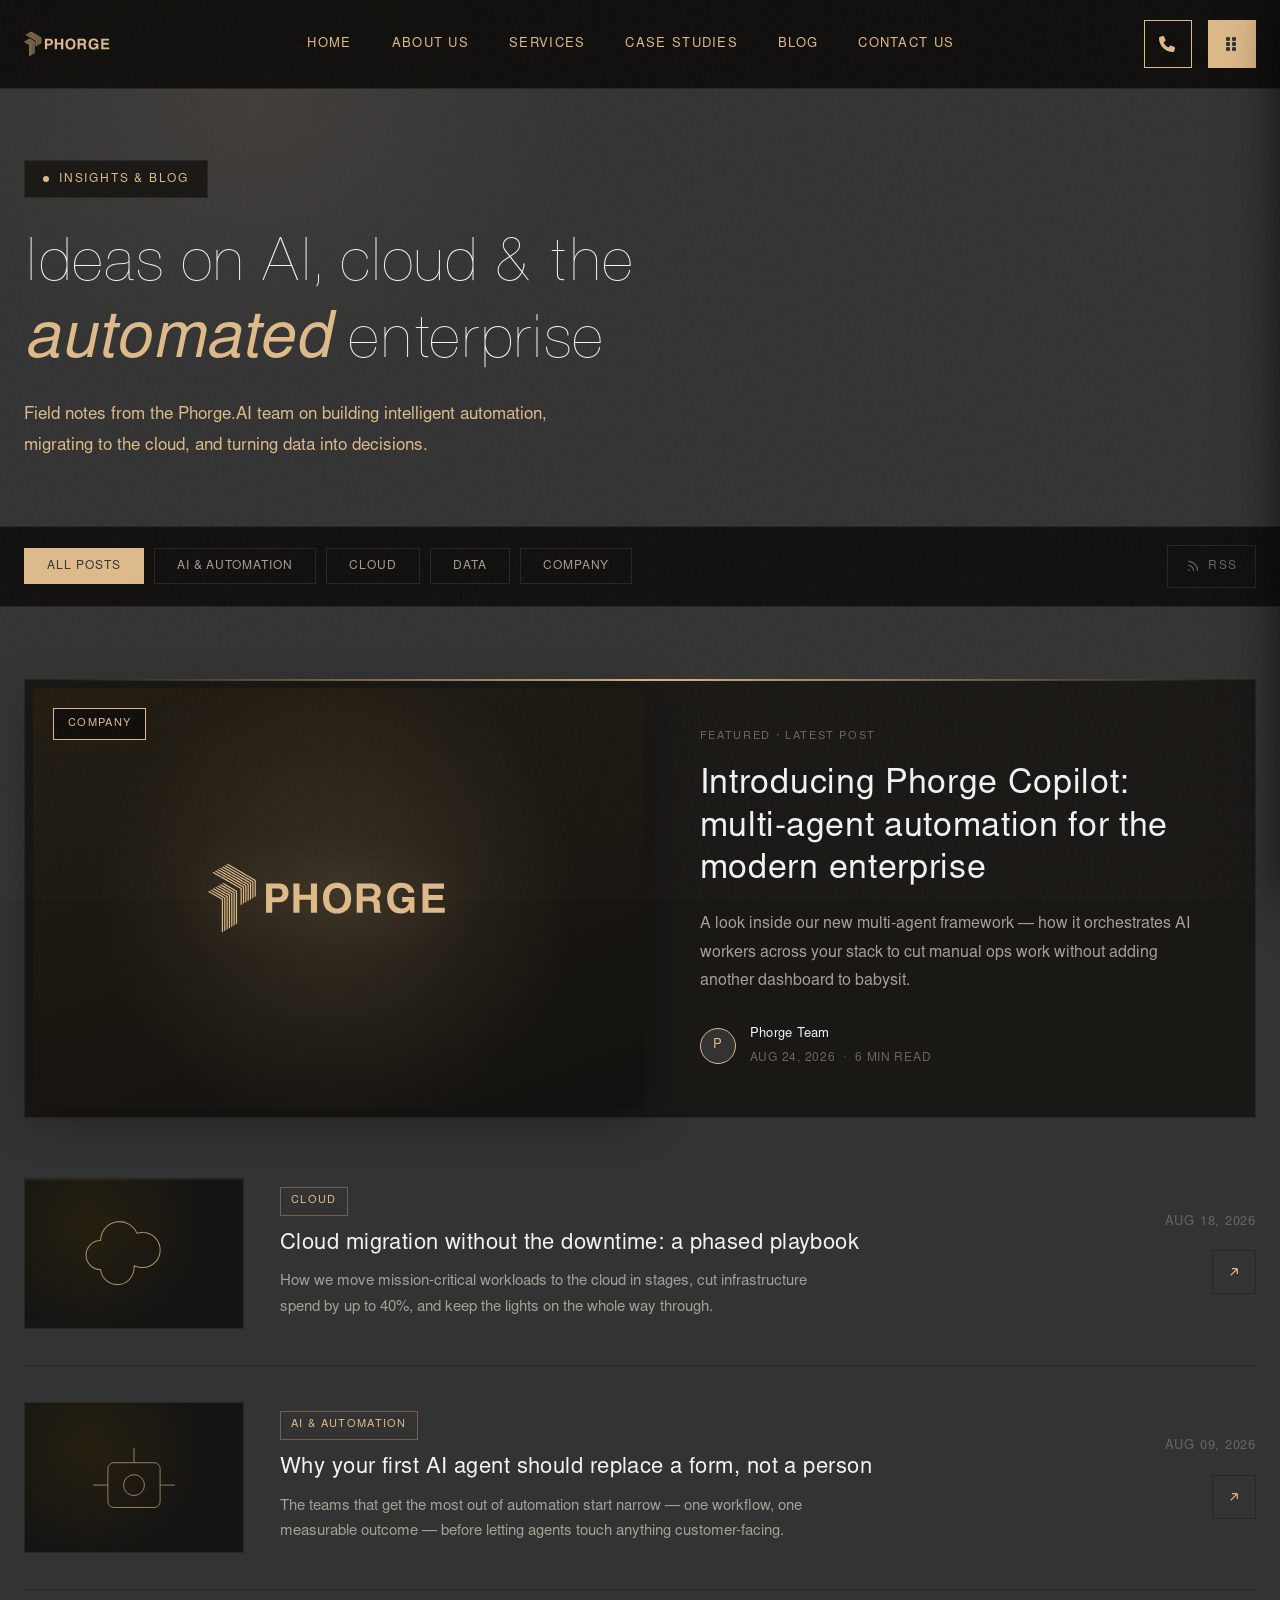
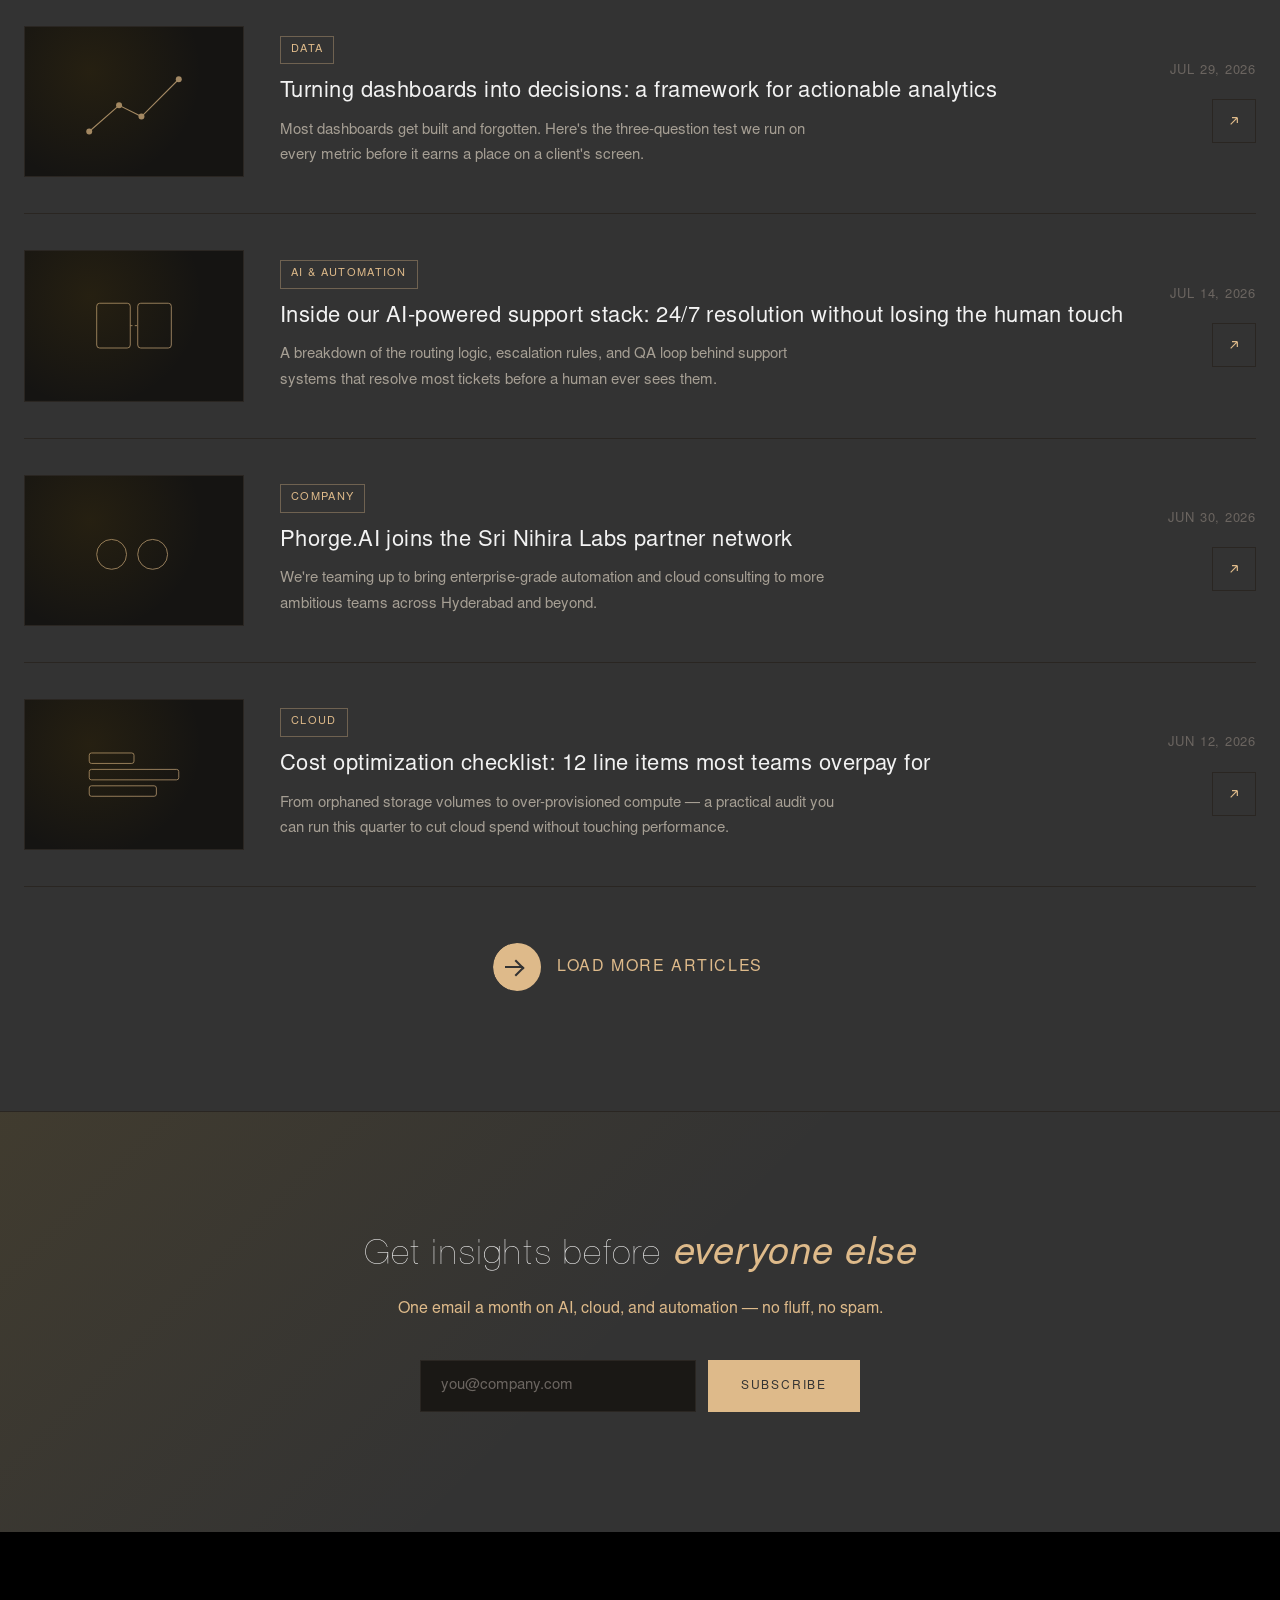
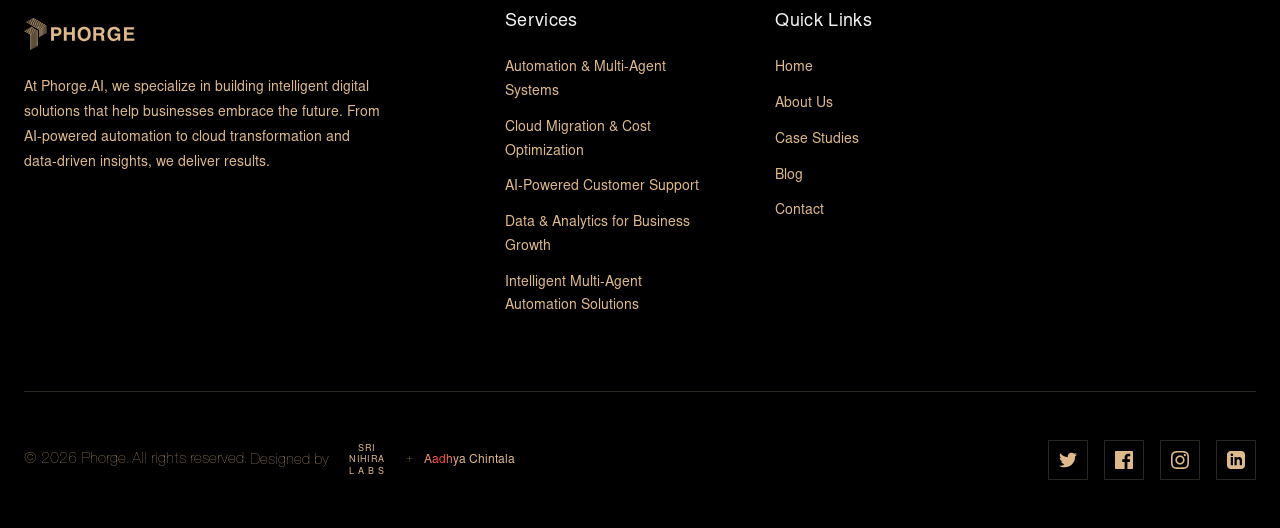
<file: blog.html>
<!DOCTYPE html>
<html lang="en">
<head>
    <meta charset="UTF-8">
    <meta name="viewport" content="width=device-width, initial-scale=1.0">
    <title>Insights &amp; Blog — Phorge.AI</title>
    <meta name="description" content="Perspectives on AI-powered automation, cloud transformation, and data-driven strategy from the Phorge.AI team.">

    <link rel="stylesheet" href="https://cdnjs.cloudflare.com/ajax/libs/font-awesome/6.5.0/css/all.min.css">
    <link rel="stylesheet" href="styles.css">
    <link rel="stylesheet" href="footer.css">
    <link rel="stylesheet" href="blog.css">
    <style>
        body {
            background-color: var(--Phorge-Dgray) !important;
        }
    </style>

    <link rel="icon" type="image/png" href="favicon/favicon-96x96.png" sizes="96x96" />
    <link rel="icon" type="image/svg+xml" href="favicon/favicon.svg" />
    <link rel="shortcut icon" href="favicon/favicon.ico" />
    <link rel="apple-touch-icon" sizes="180x180" href="favicon/apple-touch-icon.png" />
    <meta name="apple-mobile-web-app-title" content="PHORGE.AI" />
    <link rel="manifest" href="favicon/site.webmanifest" />
</head>
<body>
    <!-- Navigation -->
    <nav class="nav" id="navbar">
        <div class="container">
            <div class="nav-inner">
                <a href="index.html#hero" class="logo" aria-label="Phorge.AI">
                    <svg class="logo-mark" viewBox="76.4 0 1170.59 424.89" xmlns="http://www.w3.org/2000/svg" role="img" aria-hidden="true">
                        <defs>
                            <style>
                                .cls-1 { fill: var(--Phorge-Gold); }
                            </style>
                        </defs>
                        <g>
                            <path class="cls-1" d="M365.38,278.35h-27.53v-131.8h60.21c25.52,0,40.94,16.34,40.94,42.22,0,11.93-6.61,42.04-42.04,42.04h-31.57v47.54ZM390.9,208.04c20.56,0,20.56-14.69,20.56-20.56,0-12.85-7.16-18.17-24.23-18.17h-21.84v38.73h25.52Z" />
                            <path class="cls-1" d="M488.38,219.24v59.11h-27.54v-131.8h27.54v49.93h51.4v-49.93h27.53v131.8h-27.53v-59.11h-51.4Z" />
                            <path class="cls-1" d="M657.59,143.06c17.44,0,63.33,7.53,63.33,69.39s-45.89,69.39-63.33,69.39-63.33-7.53-63.33-69.39,45.89-69.39,63.33-69.39ZM657.59,258.52c14.87,0,35.8-9.18,35.8-46.08s-20.93-46.08-35.8-46.08-35.8,9.18-35.8,46.08,20.93,46.08,35.8,46.08Z" />
                            <path class="cls-1" d="M745.94,146.55h66.64c35.06,0,41.49,25.88,41.49,37.26,0,14.5-7.34,26.98-20.38,31.39,10.83,4.77,16.71,8.81,16.71,33.41,0,19.27,0,24.05,5.87,26.25v3.49h-30.47c-1.84-6.24-2.94-13.03-2.94-26.62,0-17.99-1.1-24.97-21.48-24.97h-28.45v51.58h-26.98v-131.8ZM805.23,204.55c14.32,0,21.29-4.96,21.29-17.99,0-6.98-3.12-17.26-19.27-17.26h-34.33v35.25h32.31Z" />
                            <path class="cls-1" d="M950.64,207.31h55.07v71.04h-18.36l-2.75-16.52c-6.98,8.08-17.07,20.01-41.12,20.01-31.76,0-60.58-22.76-60.58-69.02,0-35.98,20.01-69.94,64.43-69.76,40.39,0,56.36,26.25,57.82,44.42h-27.54c0-5.14-9.36-21.66-28.82-21.66s-37.81,13.58-37.81,47.36c0,35.98,19.64,45.34,38.37,45.34,6.06,0,26.25-2.39,31.94-29h-30.66v-22.21Z" />
                            <path class="cls-1" d="M1139.2,169.86h-69.94v27.72h64.25v23.31h-64.25v34.14h73.06v23.31h-100.05v-131.8h96.92v23.31Z" />
                        </g>
                        <g>
                            <polygon class="cls-1" points="207.25 179.51 207.25 327.4 203.09 329.8 201.91 330.49 201.91 182.59 199.32 181.1 196.71 179.58 191.37 176.5 186.17 173.5 180.83 170.41 175.62 167.41 170.28 164.33 165.08 161.33 159.74 158.24 154.54 155.24 149.2 152.15 143.99 149.15 139.64 146.64 140.74 146 143.99 144.12 144.98 143.56 149.2 145.99 154.54 149.08 159.74 152.08 165.08 155.16 170.28 158.16 175.62 161.25 180.83 164.25 186.17 167.34 191.37 170.34 196.71 173.42 201.91 176.42 204.66 178.01 207.25 179.51" />
                            <polygon class="cls-1" points="143.99 216.03 143.99 363.93 138.65 367.02 138.65 219.1 136.08 217.62 76.4 183.16 81.73 180.09 138.65 212.94 141.41 214.53 143.99 216.03" />
                            <polygon class="cls-1" points="154.54 209.94 154.54 357.85 149.2 360.93 149.2 213.02 146.62 211.53 143.99 210.02 138.65 206.93 86.94 177.08 92.27 173.99 138.65 200.77 143.99 203.86 149.2 206.86 151.95 208.45 154.54 209.94" />
                            <polygon class="cls-1" points="165.08 203.86 165.08 351.76 159.74 354.84 159.74 206.93 157.15 205.45 154.54 203.93 149.2 200.84 143.99 197.84 138.65 194.76 97.47 170.99 102.81 167.9 138.65 188.6 143.99 191.68 149.2 194.68 154.54 197.77 159.74 200.77 162.49 202.36 165.08 203.86" />
                            <polygon class="cls-1" points="175.62 197.77 175.62 345.67 170.28 348.76 170.28 200.84 167.69 199.36 165.08 197.84 159.74 194.76 154.54 191.76 149.2 188.67 143.99 185.67 138.65 182.59 108.02 164.9 113.35 161.82 138.65 176.42 143.99 179.51 149.2 182.51 154.54 185.6 159.74 188.6 165.08 191.68 170.28 194.68 173.03 196.27 175.62 197.77" />
                            <polygon class="cls-1" points="186.17 191.68 186.17 339.59 180.83 342.66 180.83 194.76 178.24 193.27 175.62 191.76 170.28 188.67 165.08 185.67 159.74 182.59 154.54 179.58 149.2 176.5 143.99 173.5 138.65 170.41 118.56 158.82 123.9 155.73 138.65 164.25 143.99 167.34 149.2 170.34 154.54 173.42 159.74 176.42 165.08 179.51 170.28 182.51 175.62 185.6 180.83 188.6 183.58 190.19 186.17 191.68" />
                            <polygon class="cls-1" points="196.71 185.6 196.71 333.49 191.37 336.57 191.37 188.67 188.78 187.19 186.17 185.67 180.83 182.59 175.62 179.58 170.28 176.5 165.08 173.5 159.74 170.41 154.54 167.41 149.2 164.33 143.99 161.33 138.65 158.24 129.1 152.73 134.44 149.64 138.65 152.08 143.99 155.16 149.2 158.16 154.54 161.25 159.74 164.25 165.08 167.34 170.28 170.34 175.62 173.42 180.83 176.42 186.17 179.51 191.37 182.51 194.12 184.1 196.71 185.6" />
                            <polygon class="cls-1" points="228.33 167.34 228.33 240.68 224.55 242.87 223.26 243.61 223 243.46 223 170.41 220.41 168.92 207.25 161.33 201.91 158.24 196.71 155.24 191.37 152.15 186.17 149.15 180.83 146.07 175.62 143.07 170.28 139.98 165.08 136.98 159.74 133.89 154.54 130.89 149.2 127.81 143.99 124.81 138.65 121.72 96.68 97.49 98.15 96.64 102.02 94.41 138.65 115.56 143.99 118.63 149.2 121.65 154.54 124.72 159.74 127.73 165.08 130.81 170.28 133.82 175.62 136.9 180.83 139.9 186.17 142.99 191.37 145.99 196.71 149.08 201.91 152.08 207.25 155.16 223 164.25 225.75 165.84 228.33 167.34" />
                            <polygon class="cls-1" points="238.87 161.25 238.87 234.6 233.81 237.52 233.53 237.36 233.53 164.33 230.95 162.83 228.33 161.33 223 158.24 207.25 149.15 201.91 146.07 196.71 143.07 191.37 139.98 186.17 136.98 180.83 133.89 175.62 130.89 170.28 127.81 165.08 124.81 159.74 121.72 154.54 118.72 149.2 115.63 143.99 112.63 138.65 109.55 107.22 91.4 112.56 88.32 138.65 103.39 143.99 106.46 149.2 109.47 154.54 112.55 159.74 115.56 165.08 118.63 170.28 121.65 175.62 124.72 180.83 127.73 186.17 130.81 191.37 133.82 196.71 136.9 201.91 139.9 207.25 142.99 223 152.08 228.33 155.16 233.53 158.16 236.29 159.76 238.87 161.25" />
                            <polygon class="cls-1" points="249.41 155.16 249.41 228.51 244.35 231.44 244.07 231.28 244.07 158.24 241.49 156.74 238.87 155.24 233.53 152.15 228.33 149.15 223 146.07 207.25 136.98 201.91 133.89 196.71 130.89 191.37 127.81 186.17 124.81 180.83 121.72 175.62 118.72 170.28 115.63 165.08 112.63 159.74 109.55 154.54 106.55 149.2 103.46 143.99 100.46 138.65 97.37 117.76 85.31 123.1 82.23 149.2 97.3 154.54 100.37 159.74 103.39 165.08 106.46 170.28 109.47 175.62 112.55 180.83 115.56 186.17 118.63 191.37 121.65 196.71 124.72 201.91 127.73 207.25 130.81 223 139.9 228.33 142.99 233.53 145.99 238.87 149.08 244.07 152.08 246.83 153.67 249.41 155.16" />
                            <polygon class="cls-1" points="259.96 149.08 259.96 222.43 254.89 225.35 254.62 225.19 254.62 152.15 252.03 150.66 249.41 149.15 244.07 146.07 238.87 143.07 233.53 139.98 228.33 136.98 223 133.89 207.25 124.81 201.91 121.72 196.71 118.72 191.37 115.63 186.17 112.63 180.83 109.55 175.62 106.55 170.28 103.46 165.08 100.46 159.74 97.37 128.3 79.22 133.64 76.15 170.28 97.3 175.62 100.37 180.83 103.39 186.17 106.46 191.37 109.47 196.71 112.55 201.91 115.56 207.25 118.63 223 127.73 228.33 130.81 233.53 133.82 238.87 136.9 244.07 139.9 249.41 142.99 254.62 145.99 257.37 147.58 259.96 149.08" />
                            <polygon class="cls-1" points="270.5 142.99 270.5 216.33 265.43 219.26 265.16 219.41 265.16 146.07 262.57 144.57 259.96 143.07 254.62 139.98 249.41 136.98 244.07 133.89 238.87 130.89 233.53 127.81 228.33 124.81 223 121.72 207.25 112.63 201.91 109.55 196.71 106.55 191.37 103.46 186.17 100.46 180.83 97.37 138.84 73.13 144.18 70.05 191.37 97.3 196.71 100.37 201.91 103.39 207.25 106.46 223 115.56 228.33 118.63 233.53 121.65 238.87 124.72 244.07 127.73 249.41 130.81 254.62 133.82 259.96 136.9 265.16 139.9 267.91 141.49 270.5 142.99" />
                            <polygon class="cls-1" points="281.04 136.89 281.04 210.24 275.7 213.33 275.7 139.98 273.12 138.48 270.5 136.98 265.16 133.89 259.96 130.89 254.62 127.81 249.41 124.81 244.07 121.72 238.87 118.72 233.53 115.63 228.33 112.63 223 109.55 207.25 100.46 201.91 97.37 149.38 67.05 154.72 63.96 223 103.39 228.33 106.46 233.53 109.47 238.87 112.55 244.07 115.56 249.41 118.63 254.62 121.65 259.96 124.72 265.16 127.73 270.5 130.81 275.7 133.82 278.46 135.4 281.04 136.89" />
                            <polygon class="cls-1" points="291.59 130.82 291.59 204.15 289.01 205.65 286.51 207.09 286.25 206.93 286.25 133.89 283.66 132.4 281.04 130.89 275.7 127.81 270.5 124.81 265.16 121.72 259.96 118.72 254.62 115.63 249.41 112.63 244.07 109.55 238.87 106.55 233.53 103.46 228.33 100.46 223 97.37 159.92 60.96 162.59 59.42 165.26 57.88 233.53 97.3 238.87 100.37 244.07 103.39 249.41 106.46 254.62 109.47 259.96 112.55 265.16 115.56 270.5 118.63 275.7 121.65 281.04 124.72 286.25 127.73 289 129.31 291.59 130.82" />
                        </g>
                    </svg>
                </a>
                <ul class="nav-links">
                    <li><a href="index.html#hero">Home</a></li>
                    <li><a href="index.html#about">About Us</a></li>
                    <li><a href="index.html#services">Services</a></li>
                    <li><a href="index.html#testimonials">Case Studies</a></li>
                    <li><a href="blog.html" class="active">Blog</a></li>
                    <li><a href="index.html#contact">Contact Us</a></li>
                </ul>
                <div class="nav-cta">
                    <a href="tel:+916303253662" class="btn btn-outline icon-btn" aria-label="Call Phorge.AI">
                        <i class="fa-solid fa-phone"></i>
                    </a>
                    <a href="#" class="btn btn-primary icon-btn" id="infoPanelBtn" aria-label="Open Info Panel">
                        <i class="fa-solid fa-grip-vertical"></i>
                    </a>
                </div>
                <button class="mobile-menu-btn" id="mobileMenuBtn" aria-label="Open Menu">
                    <span></span>
                    <span></span>
                    <span></span>
                </button>
            </div>
        </div>
    </nav>

    <!-- Mobile Menu Overlay -->
    <div class="mobile-menu-overlay" id="mobileMenuOverlay"></div>

    <!-- Mobile Menu -->
    <div class="mobile-menu" id="mobileMenu">
        <button class="mobile-menu-close" id="mobileMenuClose" aria-label="Close Menu">
            <svg width="20" height="20" viewBox="0 0 24 24" fill="none" stroke="currentColor" stroke-width="1.5">
                <line x1="18" y1="6" x2="6" y2="18"></line>
                <line x1="6" y1="6" x2="18" y2="18"></line>
            </svg>
        </button>
        <ul class="mobile-nav-links">
            <li><a href="index.html#hero">Home</a></li>
            <li><a href="index.html#about">About Us</a></li>
            <li><a href="index.html#services">Services</a></li>
            <li><a href="index.html#testimonials">Case Studies</a></li>
            <li><a href="blog.html" class="active">Blog</a></li>
            <li><a href="index.html#contact">Contact Us</a></li>
        </ul>
        <div class="mobile-menu-cta">
            <a href="index.html#contact" class="btn btn-outline">Contact Us</a>
            <a href="index.html#contact" class="btn btn-primary">Book Consultation</a>
        </div>
    </div>

    <!-- Blog Hero -->
    <section class="blog-hero" id="blog-hero">
        <div class="container">
            <div class="blog-hero-inner">
                <div class="blog-eyebrow">
                    <span class="dot"></span>
                    Insights &amp; Blog
                </div>
                <h1 class="blog-hero-title">Ideas on AI, cloud &amp; the <span class="gold">automated</span> enterprise</h1>
                <p class="blog-hero-desc">Field notes from the Phorge.AI team on building intelligent automation, migrating to the cloud, and turning data into decisions.</p>
            </div>
        </div>
    </section>

    <!-- Category Filters -->
    <div class="blog-filters-wrap">
        <div class="container">
            <div class="blog-filters">
                <div class="blog-filter-pills" role="tablist" aria-label="Filter posts by category">
                    <button class="filter-pill active" data-filter="all">All Posts</button>
                    <button class="filter-pill" data-filter="ai">AI &amp; Automation</button>
                    <button class="filter-pill" data-filter="cloud">Cloud</button>
                    <button class="filter-pill" data-filter="data">Data</button>
                    <button class="filter-pill" data-filter="company">Company</button>
                </div>
                <a href="#" class="blog-rss" aria-label="Subscribe via RSS">
                    <svg viewBox="0 0 24 24" fill="none" stroke="currentColor" stroke-width="2">
                        <path d="M4 11a9 9 0 019 9M4 4a16 16 0 0116 16" />
                        <circle cx="5" cy="19" r="1.5" fill="currentColor" stroke="none" />
                    </svg>
                    RSS
                </a>
            </div>
        </div>
    </div>

    <!-- Featured Post -->
    <section class="blog-featured-section">
        <div class="container">
            <a href="#" class="featured-post">
                <div class="featured-media">
                    <span class="featured-tag">Company</span>
                    <!-- Full Phorge lockup (mark + wordmark), centered and static on top
                         of a CSS shimmer sweep (see .featured-media::before in blog.css). -->
                    <svg class="featured-logo-mark" viewBox="76.4 0 1170.59 424.89" xmlns="http://www.w3.org/2000/svg" role="img" aria-label="Phorge.AI">
                        <defs>
                            <style>
                                .cls-featured { fill: var(--Phorge-Gold); }
                            </style>
                        </defs>
                        <g>
                            <path class="cls-featured" d="M365.38,278.35h-27.53v-131.8h60.21c25.52,0,40.94,16.34,40.94,42.22,0,11.93-6.61,42.04-42.04,42.04h-31.57v47.54ZM390.9,208.04c20.56,0,20.56-14.69,20.56-20.56,0-12.85-7.16-18.17-24.23-18.17h-21.84v38.73h25.52Z" />
                            <path class="cls-featured" d="M488.38,219.24v59.11h-27.54v-131.8h27.54v49.93h51.4v-49.93h27.53v131.8h-27.53v-59.11h-51.4Z" />
                            <path class="cls-featured" d="M657.59,143.06c17.44,0,63.33,7.53,63.33,69.39s-45.89,69.39-63.33,69.39-63.33-7.53-63.33-69.39,45.89-69.39,63.33-69.39ZM657.59,258.52c14.87,0,35.8-9.18,35.8-46.08s-20.93-46.08-35.8-46.08-35.8,9.18-35.8,46.08,20.93,46.08,35.8,46.08Z" />
                            <path class="cls-featured" d="M745.94,146.55h66.64c35.06,0,41.49,25.88,41.49,37.26,0,14.5-7.34,26.98-20.38,31.39,10.83,4.77,16.71,8.81,16.71,33.41,0,19.27,0,24.05,5.87,26.25v3.49h-30.47c-1.84-6.24-2.94-13.03-2.94-26.62,0-17.99-1.1-24.97-21.48-24.97h-28.45v51.58h-26.98v-131.8ZM805.23,204.55c14.32,0,21.29-4.96,21.29-17.99,0-6.98-3.12-17.26-19.27-17.26h-34.33v35.25h32.31Z" />
                            <path class="cls-featured" d="M950.64,207.31h55.07v71.04h-18.36l-2.75-16.52c-6.98,8.08-17.07,20.01-41.12,20.01-31.76,0-60.58-22.76-60.58-69.02,0-35.98,20.01-69.94,64.43-69.76,40.39,0,56.36,26.25,57.82,44.42h-27.54c0-5.14-9.36-21.66-28.82-21.66s-37.81,13.58-37.81,47.36c0,35.98,19.64,45.34,38.37,45.34,6.06,0,26.25-2.39,31.94-29h-30.66v-22.21Z" />
                            <path class="cls-featured" d="M1139.2,169.86h-69.94v27.72h64.25v23.31h-64.25v34.14h73.06v23.31h-100.05v-131.8h96.92v23.31Z" />
                        </g>
                        <g>
                            <polygon class="cls-featured" points="207.25 179.51 207.25 327.4 203.09 329.8 201.91 330.49 201.91 182.59 199.32 181.1 196.71 179.58 191.37 176.5 186.17 173.5 180.83 170.41 175.62 167.41 170.28 164.33 165.08 161.33 159.74 158.24 154.54 155.24 149.2 152.15 143.99 149.15 139.64 146.64 140.74 146 143.99 144.12 144.98 143.56 149.2 145.99 154.54 149.08 159.74 152.08 165.08 155.16 170.28 158.16 175.62 161.25 180.83 164.25 186.17 167.34 191.37 170.34 196.71 173.42 201.91 176.42 204.66 178.01 207.25 179.51" />
                            <polygon class="cls-featured" points="143.99 216.03 143.99 363.93 138.65 367.02 138.65 219.1 136.08 217.62 76.4 183.16 81.73 180.09 138.65 212.94 141.41 214.53 143.99 216.03" />
                            <polygon class="cls-featured" points="154.54 209.94 154.54 357.85 149.2 360.93 149.2 213.02 146.62 211.53 143.99 210.02 138.65 206.93 86.94 177.08 92.27 173.99 138.65 200.77 143.99 203.86 149.2 206.86 151.95 208.45 154.54 209.94" />
                            <polygon class="cls-featured" points="165.08 203.86 165.08 351.76 159.74 354.84 159.74 206.93 157.15 205.45 154.54 203.93 149.2 200.84 143.99 197.84 138.65 194.76 97.47 170.99 102.81 167.9 138.65 188.6 143.99 191.68 149.2 194.68 154.54 197.77 159.74 200.77 162.49 202.36 165.08 203.86" />
                            <polygon class="cls-featured" points="175.62 197.77 175.62 345.67 170.28 348.76 170.28 200.84 167.69 199.36 165.08 197.84 159.74 194.76 154.54 191.76 149.2 188.67 143.99 185.67 138.65 182.59 108.02 164.9 113.35 161.82 138.65 176.42 143.99 179.51 149.2 182.51 154.54 185.6 159.74 188.6 165.08 191.68 170.28 194.68 173.03 196.27 175.62 197.77" />
                            <polygon class="cls-featured" points="186.17 191.68 186.17 339.59 180.83 342.66 180.83 194.76 178.24 193.27 175.62 191.76 170.28 188.67 165.08 185.67 159.74 182.59 154.54 179.58 149.2 176.5 143.99 173.5 138.65 170.41 118.56 158.82 123.9 155.73 138.65 164.25 143.99 167.34 149.2 170.34 154.54 173.42 159.74 176.42 165.08 179.51 170.28 182.51 175.62 185.6 180.83 188.6 183.58 190.19 186.17 191.68" />
                            <polygon class="cls-featured" points="196.71 185.6 196.71 333.49 191.37 336.57 191.37 188.67 188.78 187.19 186.17 185.67 180.83 182.59 175.62 179.58 170.28 176.5 165.08 173.5 159.74 170.41 154.54 167.41 149.2 164.33 143.99 161.33 138.65 158.24 129.1 152.73 134.44 149.64 138.65 152.08 143.99 155.16 149.2 158.16 154.54 161.25 159.74 164.25 165.08 167.34 170.28 170.34 175.62 173.42 180.83 176.42 186.17 179.51 191.37 182.51 194.12 184.1 196.71 185.6" />
                            <polygon class="cls-featured" points="228.33 167.34 228.33 240.68 224.55 242.87 223.26 243.61 223 243.46 223 170.41 220.41 168.92 207.25 161.33 201.91 158.24 196.71 155.24 191.37 152.15 186.17 149.15 180.83 146.07 175.62 143.07 170.28 139.98 165.08 136.98 159.74 133.89 154.54 130.89 149.2 127.81 143.99 124.81 138.65 121.72 96.68 97.49 98.15 96.64 102.02 94.41 138.65 115.56 143.99 118.63 149.2 121.65 154.54 124.72 159.74 127.73 165.08 130.81 170.28 133.82 175.62 136.9 180.83 139.9 186.17 142.99 191.37 145.99 196.71 149.08 201.91 152.08 207.25 155.16 223 164.25 225.75 165.84 228.33 167.34" />
                            <polygon class="cls-featured" points="238.87 161.25 238.87 234.6 233.81 237.52 233.53 237.36 233.53 164.33 230.95 162.83 228.33 161.33 223 158.24 207.25 149.15 201.91 146.07 196.71 143.07 191.37 139.98 186.17 136.98 180.83 133.89 175.62 130.89 170.28 127.81 165.08 124.81 159.74 121.72 154.54 118.72 149.2 115.63 143.99 112.63 138.65 109.55 107.22 91.4 112.56 88.32 138.65 103.39 143.99 106.46 149.2 109.47 154.54 112.55 159.74 115.56 165.08 118.63 170.28 121.65 175.62 124.72 180.83 127.73 186.17 130.81 191.37 133.82 196.71 136.9 201.91 139.9 207.25 142.99 223 152.08 228.33 155.16 233.53 158.16 236.29 159.76 238.87 161.25" />
                            <polygon class="cls-featured" points="249.41 155.16 249.41 228.51 244.35 231.44 244.07 231.28 244.07 158.24 241.49 156.74 238.87 155.24 233.53 152.15 228.33 149.15 223 146.07 207.25 136.98 201.91 133.89 196.71 130.89 191.37 127.81 186.17 124.81 180.83 121.72 175.62 118.72 170.28 115.63 165.08 112.63 159.74 109.55 154.54 106.55 149.2 103.46 143.99 100.46 138.65 97.37 117.76 85.31 123.1 82.23 149.2 97.3 154.54 100.37 159.74 103.39 165.08 106.46 170.28 109.47 175.62 112.55 180.83 115.56 186.17 118.63 191.37 121.65 196.71 124.72 201.91 127.73 207.25 130.81 223 139.9 228.33 142.99 233.53 145.99 238.87 149.08 244.07 152.08 246.83 153.67 249.41 155.16" />
                            <polygon class="cls-featured" points="259.96 149.08 259.96 222.43 254.89 225.35 254.62 225.19 254.62 152.15 252.03 150.66 249.41 149.15 244.07 146.07 238.87 143.07 233.53 139.98 228.33 136.98 223 133.89 207.25 124.81 201.91 121.72 196.71 118.72 191.37 115.63 186.17 112.63 180.83 109.55 175.62 106.55 170.28 103.46 165.08 100.46 159.74 97.37 128.3 79.22 133.64 76.15 170.28 97.3 175.62 100.37 180.83 103.39 186.17 106.46 191.37 109.47 196.71 112.55 201.91 115.56 207.25 118.63 223 127.73 228.33 130.81 233.53 133.82 238.87 136.9 244.07 139.9 249.41 142.99 254.62 145.99 257.37 147.58 259.96 149.08" />
                            <polygon class="cls-featured" points="270.5 142.99 270.5 216.33 265.43 219.26 265.16 219.41 265.16 146.07 262.57 144.57 259.96 143.07 254.62 139.98 249.41 136.98 244.07 133.89 238.87 130.89 233.53 127.81 228.33 124.81 223 121.72 207.25 112.63 201.91 109.55 196.71 106.55 191.37 103.46 186.17 100.46 180.83 97.37 138.84 73.13 144.18 70.05 191.37 97.3 196.71 100.37 201.91 103.39 207.25 106.46 223 115.56 228.33 118.63 233.53 121.65 238.87 124.72 244.07 127.73 249.41 130.81 254.62 133.82 259.96 136.9 265.16 139.9 267.91 141.49 270.5 142.99" />
                            <polygon class="cls-featured" points="281.04 136.89 281.04 210.24 275.7 213.33 275.7 139.98 273.12 138.48 270.5 136.98 265.16 133.89 259.96 130.89 254.62 127.81 249.41 124.81 244.07 121.72 238.87 118.72 233.53 115.63 228.33 112.63 223 109.55 207.25 100.46 201.91 97.37 149.38 67.05 154.72 63.96 223 103.39 228.33 106.46 233.53 109.47 238.87 112.55 244.07 115.56 249.41 118.63 254.62 121.65 259.96 124.72 265.16 127.73 270.5 130.81 275.7 133.82 278.46 135.4 281.04 136.89" />
                            <polygon class="cls-featured" points="291.59 130.82 291.59 204.15 289.01 205.65 286.51 207.09 286.25 206.93 286.25 133.89 283.66 132.4 281.04 130.89 275.7 127.81 270.5 124.81 265.16 121.72 259.96 118.72 254.62 115.63 249.41 112.63 244.07 109.55 238.87 106.55 233.53 103.46 228.33 100.46 223 97.37 159.92 60.96 162.59 59.42 165.26 57.88 233.53 97.3 238.87 100.37 244.07 103.39 249.41 106.46 254.62 109.47 259.96 112.55 265.16 115.56 270.5 118.63 275.7 121.65 281.04 124.72 286.25 127.73 289 129.31 291.59 130.82" />
                        </g>
                    </svg>
                </div>
                <div class="featured-body">
                    <div class="featured-label">Featured &middot; Latest Post</div>
                    <h2 class="featured-title">Introducing Phorge Copilot: multi-agent automation for the modern enterprise</h2>
                    <p class="featured-excerpt">A look inside our new multi-agent framework — how it orchestrates AI workers across your stack to cut manual ops work without adding another dashboard to babysit.</p>
                    <div class="post-meta">
                        <div class="post-avatar">P</div>
                        <div class="post-meta-text">
                            <span class="post-author">Phorge Team</span>
                            <span class="post-meta-sub">Aug 24, 2026 <span class="sep">&middot;</span> 6 min read</span>
                        </div>
                    </div>
                </div>
            </a>
        </div>
    </section>

    <!-- Post List -->
    <section class="blog-list-section" id="insights">
        <div class="container">
            <div class="blog-list" id="blogList">

                <a href="#" class="post-row" data-category="cloud">
                    <div class="post-thumb">
                        <svg viewBox="0 0 300 200" preserveAspectRatio="xMidYMid meet">
                            <rect width="300" height="200" fill="#151412" />
                            <!-- Symmetric cloud, built from mirrored arcs so both lobes match and
                                 the whole shape sits centered in the frame (was a hand-tuned bezier
                                 that drifted off-center and read as lumpy). -->
                            <g stroke="#DEBA8A" stroke-width="1.4" fill="none" opacity="0.75" stroke-linejoin="round" stroke-linecap="round">
                                <path d="M104 122
                                         a20 20 0 0 1 0 -40
                                         a26 26 0 0 1 50 -10
                                         a22 22 0 0 1 8 -1
                                         a24 24 0 0 1 0 48
                                         a24 24 0 0 1 -12 -2.2
                                         a20 20 0 0 1 -46 5.2 Z" />
                            </g>
                        </svg>
                    </div>
                    <div class="post-main">
                        <span class="post-category">Cloud</span>
                        <h3 class="post-title">Cloud migration without the downtime: a phased playbook</h3>
                        <p class="post-excerpt">How we move mission-critical workloads to the cloud in stages, cut infrastructure spend by up to 40%, and keep the lights on the whole way through.</p>
                    </div>
                    <div class="post-side">
                        <span class="post-date">Aug 18, 2026</span>
                        <div class="post-arrow">
                            <svg viewBox="0 0 24 24" fill="none" stroke="currentColor" stroke-width="1.8">
                                <path d="M7 17L17 7M17 7H9M17 7V15" />
                            </svg>
                        </div>
                    </div>
                </a>

                <a href="#" class="post-row" data-category="ai">
                    <div class="post-thumb">
                        <svg viewBox="0 0 300 200" preserveAspectRatio="xMidYMid slice">
                            <rect width="300" height="200" fill="#151412" />
                            <g stroke="#DEBA8A" stroke-width="1.2" fill="none" opacity="0.7">
                                <rect x="115" y="80" width="70" height="60" rx="8" />
                                <circle cx="150" cy="110" r="14" />
                                <line x1="150" y1="80" x2="150" y2="60" />
                                <line x1="115" y1="110" x2="95" y2="110" />
                                <line x1="185" y1="110" x2="205" y2="110" />
                            </g>
                        </svg>
                    </div>
                    <div class="post-main">
                        <span class="post-category">AI &amp; Automation</span>
                        <h3 class="post-title">Why your first AI agent should replace a form, not a person</h3>
                        <p class="post-excerpt">The teams that get the most out of automation start narrow — one workflow, one measurable outcome — before letting agents touch anything customer-facing.</p>
                    </div>
                    <div class="post-side">
                        <span class="post-date">Aug 09, 2026</span>
                        <div class="post-arrow">
                            <svg viewBox="0 0 24 24" fill="none" stroke="currentColor" stroke-width="1.8">
                                <path d="M7 17L17 7M17 7H9M17 7V15" />
                            </svg>
                        </div>
                    </div>
                </a>

                <a href="#" class="post-row" data-category="data">
                    <div class="post-thumb">
                        <svg viewBox="0 0 300 200" preserveAspectRatio="xMidYMid slice">
                            <rect width="300" height="200" fill="#151412" />
                            <g stroke="#DEBA8A" stroke-width="1.5" fill="none" opacity="0.7">
                                <polyline points="90,140 130,105 160,120 210,70" />
                                <circle cx="90" cy="140" r="4" fill="#DEBA8A" stroke="none" />
                                <circle cx="130" cy="105" r="4" fill="#DEBA8A" stroke="none" />
                                <circle cx="160" cy="120" r="4" fill="#DEBA8A" stroke="none" />
                                <circle cx="210" cy="70" r="4" fill="#DEBA8A" stroke="none" />
                            </g>
                        </svg>
                    </div>
                    <div class="post-main">
                        <span class="post-category">Data</span>
                        <h3 class="post-title">Turning dashboards into decisions: a framework for actionable analytics</h3>
                        <p class="post-excerpt">Most dashboards get built and forgotten. Here's the three-question test we run on every metric before it earns a place on a client's screen.</p>
                    </div>
                    <div class="post-side">
                        <span class="post-date">Jul 29, 2026</span>
                        <div class="post-arrow">
                            <svg viewBox="0 0 24 24" fill="none" stroke="currentColor" stroke-width="1.8">
                                <path d="M7 17L17 7M17 7H9M17 7V15" />
                            </svg>
                        </div>
                    </div>
                </a>

                <a href="#" class="post-row" data-category="ai">
                    <div class="post-thumb">
                        <svg viewBox="0 0 300 200" preserveAspectRatio="xMidYMid slice">
                            <rect width="300" height="200" fill="#151412" />
                            <g stroke="#DEBA8A" stroke-width="1.2" fill="none" opacity="0.7">
                                <rect x="100" y="70" width="45" height="60" rx="4" />
                                <rect x="155" y="70" width="45" height="60" rx="4" />
                                <line x1="145" y1="100" x2="155" y2="100" stroke-dasharray="3 3" />
                            </g>
                        </svg>
                    </div>
                    <div class="post-main">
                        <span class="post-category">AI &amp; Automation</span>
                        <h3 class="post-title">Inside our AI-powered support stack: 24/7 resolution without losing the human touch</h3>
                        <p class="post-excerpt">A breakdown of the routing logic, escalation rules, and QA loop behind support systems that resolve most tickets before a human ever sees them.</p>
                    </div>
                    <div class="post-side">
                        <span class="post-date">Jul 14, 2026</span>
                        <div class="post-arrow">
                            <svg viewBox="0 0 24 24" fill="none" stroke="currentColor" stroke-width="1.8">
                                <path d="M7 17L17 7M17 7H9M17 7V15" />
                            </svg>
                        </div>
                    </div>
                </a>

                <a href="#" class="post-row" data-category="company">
                    <div class="post-thumb">
                        <svg viewBox="0 0 300 200" preserveAspectRatio="xMidYMid slice">
                            <rect width="300" height="200" fill="#151412" />
                            <g stroke="#DEBA8A" stroke-width="1.2" fill="none" opacity="0.7">
                                <circle cx="120" cy="105" r="20" />
                                <circle cx="175" cy="105" r="20" />
                            </g>
                        </svg>
                    </div>
                    <div class="post-main">
                        <span class="post-category">Company</span>
                        <h3 class="post-title">Phorge.AI joins the Sri Nihira Labs partner network</h3>
                        <p class="post-excerpt">We're teaming up to bring enterprise-grade automation and cloud consulting to more ambitious teams across Hyderabad and beyond.</p>
                    </div>
                    <div class="post-side">
                        <span class="post-date">Jun 30, 2026</span>
                        <div class="post-arrow">
                            <svg viewBox="0 0 24 24" fill="none" stroke="currentColor" stroke-width="1.8">
                                <path d="M7 17L17 7M17 7H9M17 7V15" />
                            </svg>
                        </div>
                    </div>
                </a>

                <a href="#" class="post-row" data-category="cloud">
                    <div class="post-thumb">
                        <svg viewBox="0 0 300 200" preserveAspectRatio="xMidYMid slice">
                            <rect width="300" height="200" fill="#151412" />
                            <g stroke="#DEBA8A" stroke-width="1.2" fill="none" opacity="0.7">
                                <rect x="90" y="71" width="60" height="14" rx="3" />
                                <rect x="90" y="93" width="120" height="14" rx="3" />
                                <rect x="90" y="115" width="90" height="14" rx="3" />
                            </g>
                        </svg>
                    </div>
                    <div class="post-main">
                        <span class="post-category">Cloud</span>
                        <h3 class="post-title">Cost optimization checklist: 12 line items most teams overpay for</h3>
                        <p class="post-excerpt">From orphaned storage volumes to over-provisioned compute — a practical audit you can run this quarter to cut cloud spend without touching performance.</p>
                    </div>
                    <div class="post-side">
                        <span class="post-date">Jun 12, 2026</span>
                        <div class="post-arrow">
                            <svg viewBox="0 0 24 24" fill="none" stroke="currentColor" stroke-width="1.8">
                                <path d="M7 17L17 7M17 7H9M17 7V15" />
                            </svg>
                        </div>
                    </div>
                </a>

            </div>

            <div class="blog-load-more">
                <a href="#" class="learn-more" id="loadMoreBtn">
                    <span class="circle">
                        <span class="icon arrow"></span>
                    </span>
                    <span class="button-text">Load more articles</span>
                </a>
            </div>
        </div>
    </section>

    <!-- Newsletter -->
    <section class="blog-newsletter">
        <div class="container">
            <div class="newsletter-inner">
                <h2 class="newsletter-title">Get insights before <span class="gold">everyone else</span></h2>
                <p class="newsletter-desc">One email a month on AI, cloud, and automation — no fluff, no spam.</p>
                <form class="newsletter-form" id="newsletterForm">
                    <input type="email" class="form-input" placeholder="you@company.com" required>
                    <button type="submit" class="btn btn-primary">Subscribe</button>
                </form>
            </div>
        </div>
    </section>

    <!-- Footer -->
    <footer class="footer">
        <div class="container">
            <div class="footer-grid">
                <div class="footer-brand footer-brand-reveal">
                    <a href="index.html#hero" class="logo footer-brand-item" aria-label="Phorge.AI">
                        <svg class="logo-mark" viewBox="76.4 0 1170.59 424.89" xmlns="http://www.w3.org/2000/svg" role="img" aria-hidden="true">
                            <defs>
                                <style>
                                    .cls-1 { fill: var(--Phorge-Gold); }
                                </style>
                            </defs>
                            <g>
                                <path class="cls-1" d="M365.38,278.35h-27.53v-131.8h60.21c25.52,0,40.94,16.34,40.94,42.22,0,11.93-6.61,42.04-42.04,42.04h-31.57v47.54ZM390.9,208.04c20.56,0,20.56-14.69,20.56-20.56,0-12.85-7.16-18.17-24.23-18.17h-21.84v38.73h25.52Z" />
                                <path class="cls-1" d="M488.38,219.24v59.11h-27.54v-131.8h27.54v49.93h51.4v-49.93h27.53v131.8h-27.53v-59.11h-51.4Z" />
                                <path class="cls-1" d="M657.59,143.06c17.44,0,63.33,7.53,63.33,69.39s-45.89,69.39-63.33,69.39-63.33-7.53-63.33-69.39,45.89-69.39,63.33-69.39ZM657.59,258.52c14.87,0,35.8-9.18,35.8-46.08s-20.93-46.08-35.8-46.08-35.8,9.18-35.8,46.08,20.93,46.08,35.8,46.08Z" />
                                <path class="cls-1" d="M745.94,146.55h66.64c35.06,0,41.49,25.88,41.49,37.26,0,14.5-7.34,26.98-20.38,31.39,10.83,4.77,16.71,8.81,16.71,33.41,0,19.27,0,24.05,5.87,26.25v3.49h-30.47c-1.84-6.24-2.94-13.03-2.94-26.62,0-17.99-1.1-24.97-21.48-24.97h-28.45v51.58h-26.98v-131.8ZM805.23,204.55c14.32,0,21.29-4.96,21.29-17.99,0-6.98-3.12-17.26-19.27-17.26h-34.33v35.25h32.31Z" />
                                <path class="cls-1" d="M950.64,207.31h55.07v71.04h-18.36l-2.75-16.52c-6.98,8.08-17.07,20.01-41.12,20.01-31.76,0-60.58-22.76-60.58-69.02,0-35.98,20.01-69.94,64.43-69.76,40.39,0,56.36,26.25,57.82,44.42h-27.54c0-5.14-9.36-21.66-28.82-21.66s-37.81,13.58-37.81,47.36c0,35.98,19.64,45.34,38.37,45.34,6.06,0,26.25-2.39,31.94-29h-30.66v-22.21Z" />
                                <path class="cls-1" d="M1139.2,169.86h-69.94v27.72h64.25v23.31h-64.25v34.14h73.06v23.31h-100.05v-131.8h96.92v23.31Z" />
                            </g>
                            <g>
                                <polygon class="cls-1" points="207.25 179.51 207.25 327.4 203.09 329.8 201.91 330.49 201.91 182.59 199.32 181.1 196.71 179.58 191.37 176.5 186.17 173.5 180.83 170.41 175.62 167.41 170.28 164.33 165.08 161.33 159.74 158.24 154.54 155.24 149.2 152.15 143.99 149.15 139.64 146.64 140.74 146 143.99 144.12 144.98 143.56 149.2 145.99 154.54 149.08 159.74 152.08 165.08 155.16 170.28 158.16 175.62 161.25 180.83 164.25 186.17 167.34 191.37 170.34 196.71 173.42 201.91 176.42 204.66 178.01 207.25 179.51" />
                                <polygon class="cls-1" points="143.99 216.03 143.99 363.93 138.65 367.02 138.65 219.1 136.08 217.62 76.4 183.16 81.73 180.09 138.65 212.94 141.41 214.53 143.99 216.03" />
                                <polygon class="cls-1" points="154.54 209.94 154.54 357.85 149.2 360.93 149.2 213.02 146.62 211.53 143.99 210.02 138.65 206.93 86.94 177.08 92.27 173.99 138.65 200.77 143.99 203.86 149.2 206.86 151.95 208.45 154.54 209.94" />
                                <polygon class="cls-1" points="165.08 203.86 165.08 351.76 159.74 354.84 159.74 206.93 157.15 205.45 154.54 203.93 149.2 200.84 143.99 197.84 138.65 194.76 97.47 170.99 102.81 167.9 138.65 188.6 143.99 191.68 149.2 194.68 154.54 197.77 159.74 200.77 162.49 202.36 165.08 203.86" />
                                <polygon class="cls-1" points="175.62 197.77 175.62 345.67 170.28 348.76 170.28 200.84 167.69 199.36 165.08 197.84 159.74 194.76 154.54 191.76 149.2 188.67 143.99 185.67 138.65 182.59 108.02 164.9 113.35 161.82 138.65 176.42 143.99 179.51 149.2 182.51 154.54 185.6 159.74 188.6 165.08 191.68 170.28 194.68 173.03 196.27 175.62 197.77" />
                                <polygon class="cls-1" points="186.17 191.68 186.17 339.59 180.83 342.66 180.83 194.76 178.24 193.27 175.62 191.76 170.28 188.67 165.08 185.67 159.74 182.59 154.54 179.58 149.2 176.5 143.99 173.5 138.65 170.41 118.56 158.82 123.9 155.73 138.65 164.25 143.99 167.34 149.2 170.34 154.54 173.42 159.74 176.42 165.08 179.51 170.28 182.51 175.62 185.6 180.83 188.6 183.58 190.19 186.17 191.68" />
                                <polygon class="cls-1" points="196.71 185.6 196.71 333.49 191.37 336.57 191.37 188.67 188.78 187.19 186.17 185.67 180.83 182.59 175.62 179.58 170.28 176.5 165.08 173.5 159.74 170.41 154.54 167.41 149.2 164.33 143.99 161.33 138.65 158.24 129.1 152.73 134.44 149.64 138.65 152.08 143.99 155.16 149.2 158.16 154.54 161.25 159.74 164.25 165.08 167.34 170.28 170.34 175.62 173.42 180.83 176.42 186.17 179.51 191.37 182.51 194.12 184.1 196.71 185.6" />
                                <polygon class="cls-1" points="228.33 167.34 228.33 240.68 224.55 242.87 223.26 243.61 223 243.46 223 170.41 220.41 168.92 207.25 161.33 201.91 158.24 196.71 155.24 191.37 152.15 186.17 149.15 180.83 146.07 175.62 143.07 170.28 139.98 165.08 136.98 159.74 133.89 154.54 130.89 149.2 127.81 143.99 124.81 138.65 121.72 96.68 97.49 98.15 96.64 102.02 94.41 138.65 115.56 143.99 118.63 149.2 121.65 154.54 124.72 159.74 127.73 165.08 130.81 170.28 133.82 175.62 136.9 180.83 139.9 186.17 142.99 191.37 145.99 196.71 149.08 201.91 152.08 207.25 155.16 223 164.25 225.75 165.84 228.33 167.34" />
                                <polygon class="cls-1" points="238.87 161.25 238.87 234.6 233.81 237.52 233.53 237.36 233.53 164.33 230.95 162.83 228.33 161.33 223 158.24 207.25 149.15 201.91 146.07 196.71 143.07 191.37 139.98 186.17 136.98 180.83 133.89 175.62 130.89 170.28 127.81 165.08 124.81 159.74 121.72 154.54 118.72 149.2 115.63 143.99 112.63 138.65 109.55 107.22 91.4 112.56 88.32 138.65 103.39 143.99 106.46 149.2 109.47 154.54 112.55 159.74 115.56 165.08 118.63 170.28 121.65 175.62 124.72 180.83 127.73 186.17 130.81 191.37 133.82 196.71 136.9 201.91 139.9 207.25 142.99 223 152.08 228.33 155.16 233.53 158.16 236.29 159.76 238.87 161.25" />
                                <polygon class="cls-1" points="249.41 155.16 249.41 228.51 244.35 231.44 244.07 231.28 244.07 158.24 241.49 156.74 238.87 155.24 233.53 152.15 228.33 149.15 223 146.07 207.25 136.98 201.91 133.89 196.71 130.89 191.37 127.81 186.17 124.81 180.83 121.72 175.62 118.72 170.28 115.63 165.08 112.63 159.74 109.55 154.54 106.55 149.2 103.46 143.99 100.46 138.65 97.37 117.76 85.31 123.1 82.23 149.2 97.3 154.54 100.37 159.74 103.39 165.08 106.46 170.28 109.47 175.62 112.55 180.83 115.56 186.17 118.63 191.37 121.65 196.71 124.72 201.91 127.73 207.25 130.81 223 139.9 228.33 142.99 233.53 145.99 238.87 149.08 244.07 152.08 246.83 153.67 249.41 155.16" />
                                <polygon class="cls-1" points="259.96 149.08 259.96 222.43 254.89 225.35 254.62 225.19 254.62 152.15 252.03 150.66 249.41 149.15 244.07 146.07 238.87 143.07 233.53 139.98 228.33 136.98 223 133.89 207.25 124.81 201.91 121.72 196.71 118.72 191.37 115.63 186.17 112.63 180.83 109.55 175.62 106.55 170.28 103.46 165.08 100.46 159.74 97.37 128.3 79.22 133.64 76.15 170.28 97.3 175.62 100.37 180.83 103.39 186.17 106.46 191.37 109.47 196.71 112.55 201.91 115.56 207.25 118.63 223 127.73 228.33 130.81 233.53 133.82 238.87 136.9 244.07 139.9 249.41 142.99 254.62 145.99 257.37 147.58 259.96 149.08" />
                                <polygon class="cls-1" points="270.5 142.99 270.5 216.33 265.43 219.26 265.16 219.41 265.16 146.07 262.57 144.57 259.96 143.07 254.62 139.98 249.41 136.98 244.07 133.89 238.87 130.89 233.53 127.81 228.33 124.81 223 121.72 207.25 112.63 201.91 109.55 196.71 106.55 191.37 103.46 186.17 100.46 180.83 97.37 138.84 73.13 144.18 70.05 191.37 97.3 196.71 100.37 201.91 103.39 207.25 106.46 223 115.56 228.33 118.63 233.53 121.65 238.87 124.72 244.07 127.73 249.41 130.81 254.62 133.82 259.96 136.9 265.16 139.9 267.91 141.49 270.5 142.99" />
                                <polygon class="cls-1" points="281.04 136.89 281.04 210.24 275.7 213.33 275.7 139.98 273.12 138.48 270.5 136.98 265.16 133.89 259.96 130.89 254.62 127.81 249.41 124.81 244.07 121.72 238.87 118.72 233.53 115.63 228.33 112.63 223 109.55 207.25 100.46 201.91 97.37 149.38 67.05 154.72 63.96 223 103.39 228.33 106.46 233.53 109.47 238.87 112.55 244.07 115.56 249.41 118.63 254.62 121.65 259.96 124.72 265.16 127.73 270.5 130.81 275.7 133.82 278.46 135.4 281.04 136.89" />
                                <polygon class="cls-1" points="291.59 130.82 291.59 204.15 289.01 205.65 286.51 207.09 286.25 206.93 286.25 133.89 283.66 132.4 281.04 130.89 275.7 127.81 270.5 124.81 265.16 121.72 259.96 118.72 254.62 115.63 249.41 112.63 244.07 109.55 238.87 106.55 233.53 103.46 228.33 100.46 223 97.37 159.92 60.96 162.59 59.42 165.26 57.88 233.53 97.3 238.87 100.37 244.07 103.39 249.41 106.46 254.62 109.47 259.96 112.55 265.16 115.56 270.5 118.63 275.7 121.65 281.04 124.72 286.25 127.73 289 129.31 291.59 130.82" />
                            </g>
                        </svg>
                    </a>
                    <p class="footer-brand-item">At Phorge.AI, we specialize in building intelligent digital solutions that help businesses embrace the future. From AI-powered automation to cloud transformation and data-driven insights, we deliver results.</p>
                </div>
                <div class="footer-col">
                    <h4 class="footer-title">Services</h4>
                    <ul class="footer-links">
                        <li><a href="index.html#services">Automation &amp; Multi-Agent Systems</a></li>
                        <li><a href="index.html#services">Cloud Migration &amp; Cost Optimization</a></li>
                        <li><a href="index.html#services">AI-Powered Customer Support</a></li>
                        <li><a href="index.html#services">Data &amp; Analytics for Business Growth</a></li>
                        <li><a href="index.html#services">Intelligent Multi-Agent Automation Solutions</a></li>
                    </ul>
                </div>
                <div class="footer-col">
                    <h4 class="footer-title">Quick Links</h4>
                    <ul class="footer-links">
                        <li><a href="index.html#hero">Home</a></li>
                        <li><a href="index.html#about">About Us</a></li>
                        <li><a href="index.html#testimonials">Case Studies</a></li>
                        <li><a href="blog.html">Blog</a></li>
                        <li><a href="index.html#contact">Contact</a></li>
                    </ul>
                </div>
            </div>
            <div class="footer-bottom">
                <p class="footer-copy">
                    &copy; 2026 Phorge. All rights reserved.
                    <span class="footer-credit">
                        Designed by
                        <a href="https://www.linkedin.com/company/srinihiralabs/" target="_blank" class="snl-loader-link" aria-label="Sri Nihira Labs">
                            <span class="snl-loader-wrapper">
                                <span class="snl-loader"></span>
                                <span class="snl-loader-text">SRI NIHIRA<br>L A B S</span>
                            </span>
                        </a>
                        <span class="snl-loader-link">+</span>
                        <a href="https://www.linkedin.com/in/aadhyachintala/" target="_blank" class="snl-loader-link aadhya-shine" aria-label="Aadhya Chintala">Aadhya Chintala</a>
                    </span>
                </p>
                <div class="footer-socials">
                    <a href="https://x.com/anirudhvemula" target="_blank" class="social-link">
                        <svg width="18" height="18" viewBox="0 0 24 24" fill="currentColor">
                            <path d="M24 4.557c-.883.392-1.832.656-2.828.775 1.017-.609 1.798-1.574 2.165-2.724-.951.564-2.005.974-3.127 1.195-.897-.957-2.178-1.555-3.594-1.555-3.179 0-5.515 2.966-4.797 6.045-4.091-.205-7.719-2.165-10.148-5.144-1.29 2.213-.669 5.108 1.523 6.574-.806-.026-1.566-.247-2.229-.616-.054 2.281 1.581 4.415 3.949 4.89-.693.188-1.452.232-2.224.084.626 1.956 2.444 3.379 4.6 3.419-2.07 1.623-4.678 2.348-7.29 2.04 2.179 1.397 4.768 2.212 7.548 2.212 9.142 0 14.307-7.721 13.995-14.646.962-.695 1.797-1.562 2.457-2.549z" />
                        </svg>
                    </a>
                    <a href="https://www.facebook.com/" target="_blank" class="social-link">
                        <svg width="18" height="18" viewBox="0 0 24 24" fill="currentColor">
                            <path d="M22.675 0h-21.35c-.732 0-1.325.593-1.325 1.325v21.351c0 .731.593 1.324 1.325 1.324h11.495v-9.294h-3.128v-3.622h3.128v-2.671c0-3.1 1.893-4.788 4.659-4.788 1.325 0 2.463.099 2.795.143v3.24l-1.918.001c-1.504 0-1.795.715-1.795 1.763v2.313h3.587l-.467 3.622h-3.12v9.293h6.116c.73 0 1.323-.593 1.323-1.325v-21.35c0-.732-.593-1.325-1.325-1.325z" />
                        </svg>
                    </a>
                    <a href="#" class="social-link">
                        <svg width="18" height="18" viewBox="0 0 24 24" fill="currentColor">
                            <path d="M12 2.163c3.204 0 3.584.012 4.85.07 3.252.148 4.771 1.691 4.919 4.919.058 1.265.069 1.645.069 4.849 0 3.205-.012 3.584-.069 4.849-.149 3.225-1.664 4.771-4.919 4.919-1.266.058-1.644.07-4.85.07-3.204 0-3.584-.012-4.849-.07-3.26-.149-4.771-1.699-4.919-4.92-.058-1.265-.07-1.644-.07-4.849 0-3.204.013-3.583.07-4.849.149-3.227 1.664-4.771 4.919-4.919 1.266-.057 1.645-.069 4.849-.069zm0-2.163c-3.259 0-3.667.014-4.947.072-4.358.2-6.78 2.618-6.98 6.98-.059 1.281-.073 1.689-.073 4.948 0 3.259.014 3.668.072 4.948.2 4.358 2.618 6.78 6.98 6.98 1.281.058 1.689.072 4.948.072 3.259 0 3.668-.014 4.948-.072 4.354-.2 6.782-2.618 6.979-6.98.059-1.28.073-1.689.073-4.948 0-3.259-.014-3.667-.072-4.947-.196-4.354-2.617-6.78-6.979-6.98-1.281-.059-1.69-.073-4.949-.073zm0 5.838c-3.403 0-6.162 2.759-6.162 6.162s2.759 6.163 6.162 6.163 6.162-2.759 6.162-6.163c0-3.403-2.759-6.162-6.162-6.162zm0 10.162c-2.209 0-4-1.79-4-4 0-2.209 1.791-4 4-4s4 1.791 4 4c0 2.21-1.791 4-4 4zm6.406-11.845c-.796 0-1.441.645-1.441 1.44s.645 1.44 1.441 1.44c.795 0 1.439-.645 1.439-1.44s-.644-1.44-1.439-1.44z" />
                        </svg>
                    </a>
                    <a href="#" class="social-link">
                        <svg width="18" height="18" viewBox="0 0 24 24" fill="currentColor">
                            <path d="M19 0h-14c-2.761 0-5 2.239-5 5v14c0 2.761 2.239 5 5 5h14c2.762 0 5-2.239 5-5v-14c0-2.761-2.238-5-5-5zm-11 19h-3v-11h3v11zm-1.5-12.268c-.966 0-1.75-.79-1.75-1.764s.784-1.764 1.75-1.764 1.75.79 1.75 1.764-.783 1.764-1.75 1.764zm13.5 12.268h-3v-5.604c0-3.368-4-3.113-4 0v5.604h-3v-11h3v1.765c1.396-2.586 7-2.777 7 2.476v6.759z" />
                        </svg>
                    </a>
                </div>
            </div>
        </div>
    </footer>

    <!-- Info Panel -->
    <div class="info-panel-overlay" id="infoPanelOverlay"></div>
    <div class="info-panel" id="infoPanel">
        <button class="info-panel-close" id="infoPanelClose" aria-label="Close Panel">&#x2715;</button>

        <div class="info-panel-logo">
            <a href="index.html#hero">PHORGE<span>.AI</span></a>
        </div>

        <div class="info-panel-desc">
            <p>At <strong>Phorge</strong>, we specialize in building intelligent digital solutions that help businesses embrace the future. From <strong>AI-powered automation</strong> to <strong>cloud transformation</strong> and <strong>data-driven insights</strong>, we deliver results.</p>
        </div>

        <div class="info-panel-divider"></div>

        <div class="info-panel-item">
            <div class="info-panel-icon">
                <svg xmlns="http://www.w3.org/2000/svg" width="22" height="22" fill="currentColor" viewBox="0 0 256 256"><path d="M128,64a40,40,0,1,0,40,40A40,40,0,0,0,128,64Zm0,64a24,24,0,1,1,24-24A24,24,0,0,1,128,128Zm0-112a88.1,88.1,0,0,0-88,88c0,31.4,14.51,64.68,42,96.25a254.19,254.19,0,0,0,41.45,38.3,8,8,0,0,0,9.18,0A254.19,254.19,0,0,0,174,200.25c27.45-31.57,42-64.85,42-96.25A88.1,88.1,0,0,0,128,16Zm0,206c-16.53-13-72-60.75-72-118a72,72,0,0,1,144,0C200,161.23,144.53,209,128,222Z"></path></svg>
            </div>
            <div class="info-panel-item-meta">
                <h5>Address</h5>
                <p>4th floor, Inwinex Tower, D No. 8, 2 277 <br> Road No. 2, Banjara Hills, Hyderabad, 500034</p>
            </div>
        </div>

        <div class="info-panel-item">
            <div class="info-panel-icon">
                <svg xmlns="http://www.w3.org/2000/svg" width="22" height="22" fill="currentColor" viewBox="0 0 256 256"><path d="M168,112a8,8,0,0,1-8,8H96a8,8,0,0,1,0-16h64A8,8,0,0,1,168,112Zm-8,24H96a8,8,0,0,0,0,16h64a8,8,0,0,0,0-16Zm72-12A100.11,100.11,0,0,1,132,224H47.67A15.69,15.69,0,0,1,32,208.33V124a100,100,0,0,1,200,0Zm-16,0a84,84,0,0,0-168,0v84h84A84.09,84.09,0,0,0,216,124Z"></path></svg>
            </div>
            <div class="info-panel-item-meta">
                <h5>Contact Us</h5>
                <p>Phone : +91 63032 53662<br>Email : info@phorge.ai</p>
            </div>
        </div>

        <div class="info-panel-divider"></div>

        <div class="info-panel-item">
            <div class="info-panel-icon">
                <svg xmlns="http://www.w3.org/2000/svg" width="22" height="22" fill="currentColor" viewBox="0 0 256 256"><path d="M128,32a96,96,0,1,0,96,96A96.11,96.11,0,0,0,128,32Zm0,176a80,80,0,1,1,80-80A80.09,80.09,0,0,1,128,208ZM184,120a8,8,0,0,1,0,16H128a8,8,0,0,1-8-8V72a8,8,0,0,1,16,0v48Z"></path></svg>
            </div>
            <div class="info-panel-item-meta">
                <h5>Business Hours</h5>
                <p>Mon - Fri: 9:00 AM - 6:00 PM<br>Sat: 10:00 AM - 2:00 PM</p>
            </div>
        </div>
    </div>

    <script src="script.js"></script>
    <script>
        /* ── Footer brand column reveal (shared with index.html) ── */
        (function () {
            var brand = document.querySelector('.footer-brand-reveal');
            if (!brand) return;
            var observer = new IntersectionObserver(function (entries) {
                entries.forEach(function (entry) {
                    if (!entry.isIntersecting) return;
                    brand.classList.add('in-view');
                    observer.unobserve(brand);
                });
            }, { threshold: 0.2 });
            observer.observe(brand);
        })();

        /* ── Category filter pills ── */
        (function () {
            var pills = document.querySelectorAll('.filter-pill');
            var rows = document.querySelectorAll('.post-row');

            pills.forEach(function (pill) {
                pill.addEventListener('click', function () {
                    pills.forEach(function (p) { p.classList.remove('active'); });
                    pill.classList.add('active');

                    var filter = pill.getAttribute('data-filter');
                    rows.forEach(function (row) {
                        var match = filter === 'all' || row.getAttribute('data-category') === filter;
                        row.style.display = match ? '' : 'none';
                    });
                });
            });
        })();

        /* ── Load more (demo: just hides the button after one click) ── */
        (function () {
            var btn = document.getElementById('loadMoreBtn');
            if (!btn) return;
            btn.addEventListener('click', function (e) {
                e.preventDefault();
                btn.querySelector('.button-text').textContent = "You're all caught up";
                btn.style.pointerEvents = 'none';
                btn.style.opacity = '0.6';
            });
        })();

        /* ── Newsletter form ── */
        (function () {
            var form = document.getElementById('newsletterForm');
            if (!form) return;
            form.addEventListener('submit', function (e) {
                e.preventDefault();
                alert("Thanks for subscribing! You'll hear from us soon.");
                form.reset();
            });
        })();
    </script>
</body>
</html>
</file>
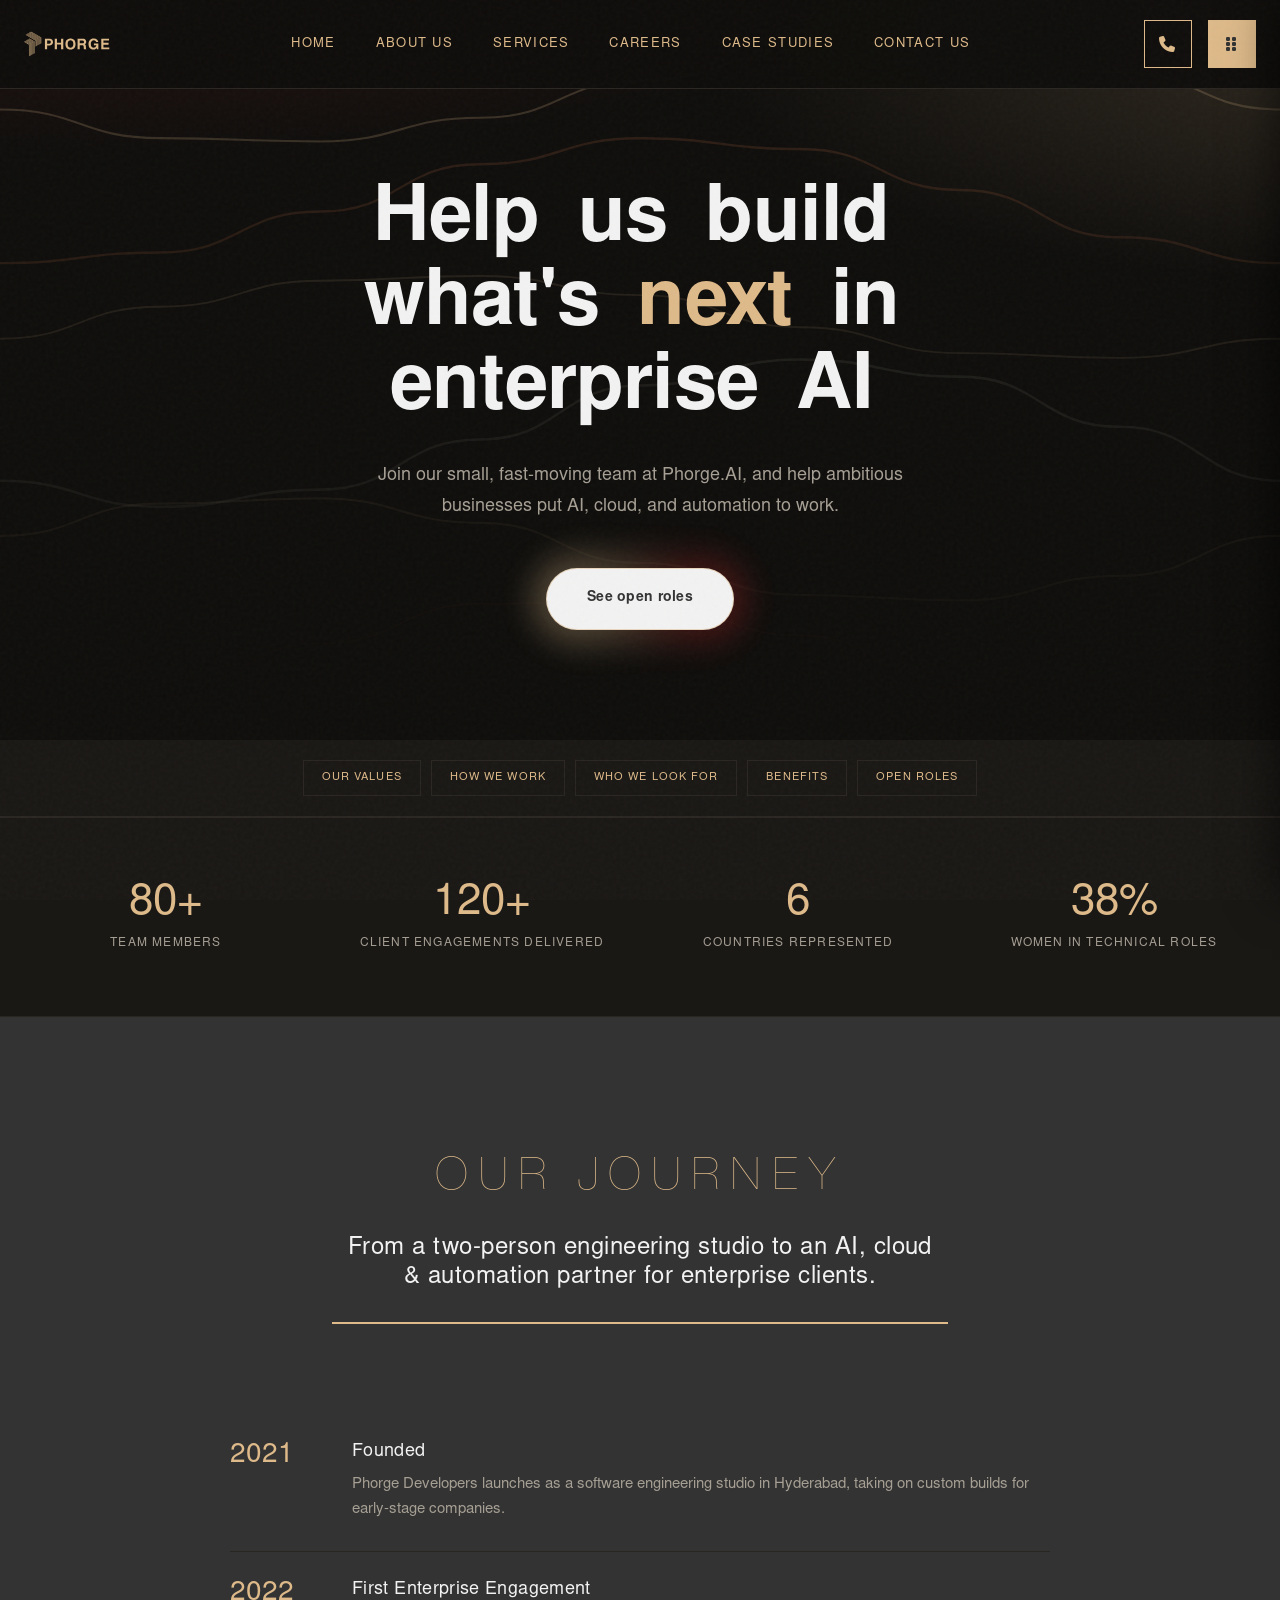
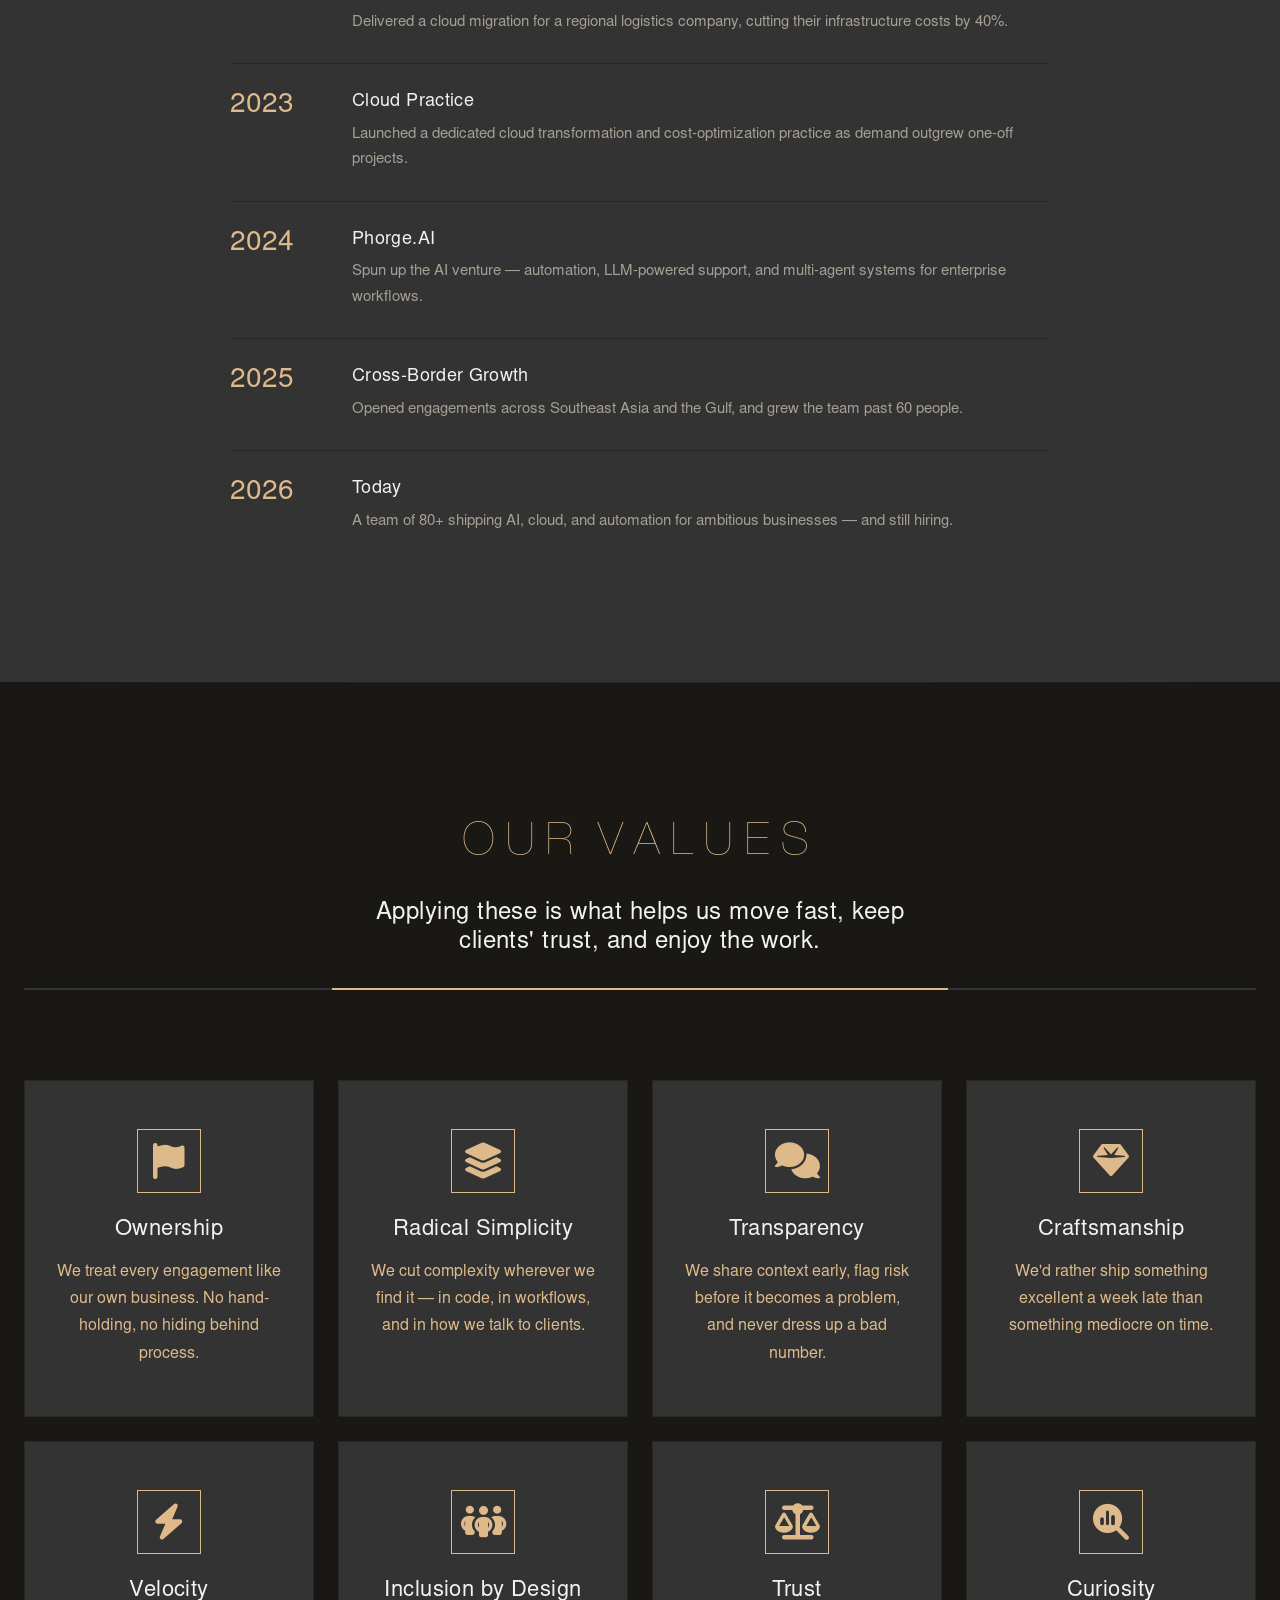
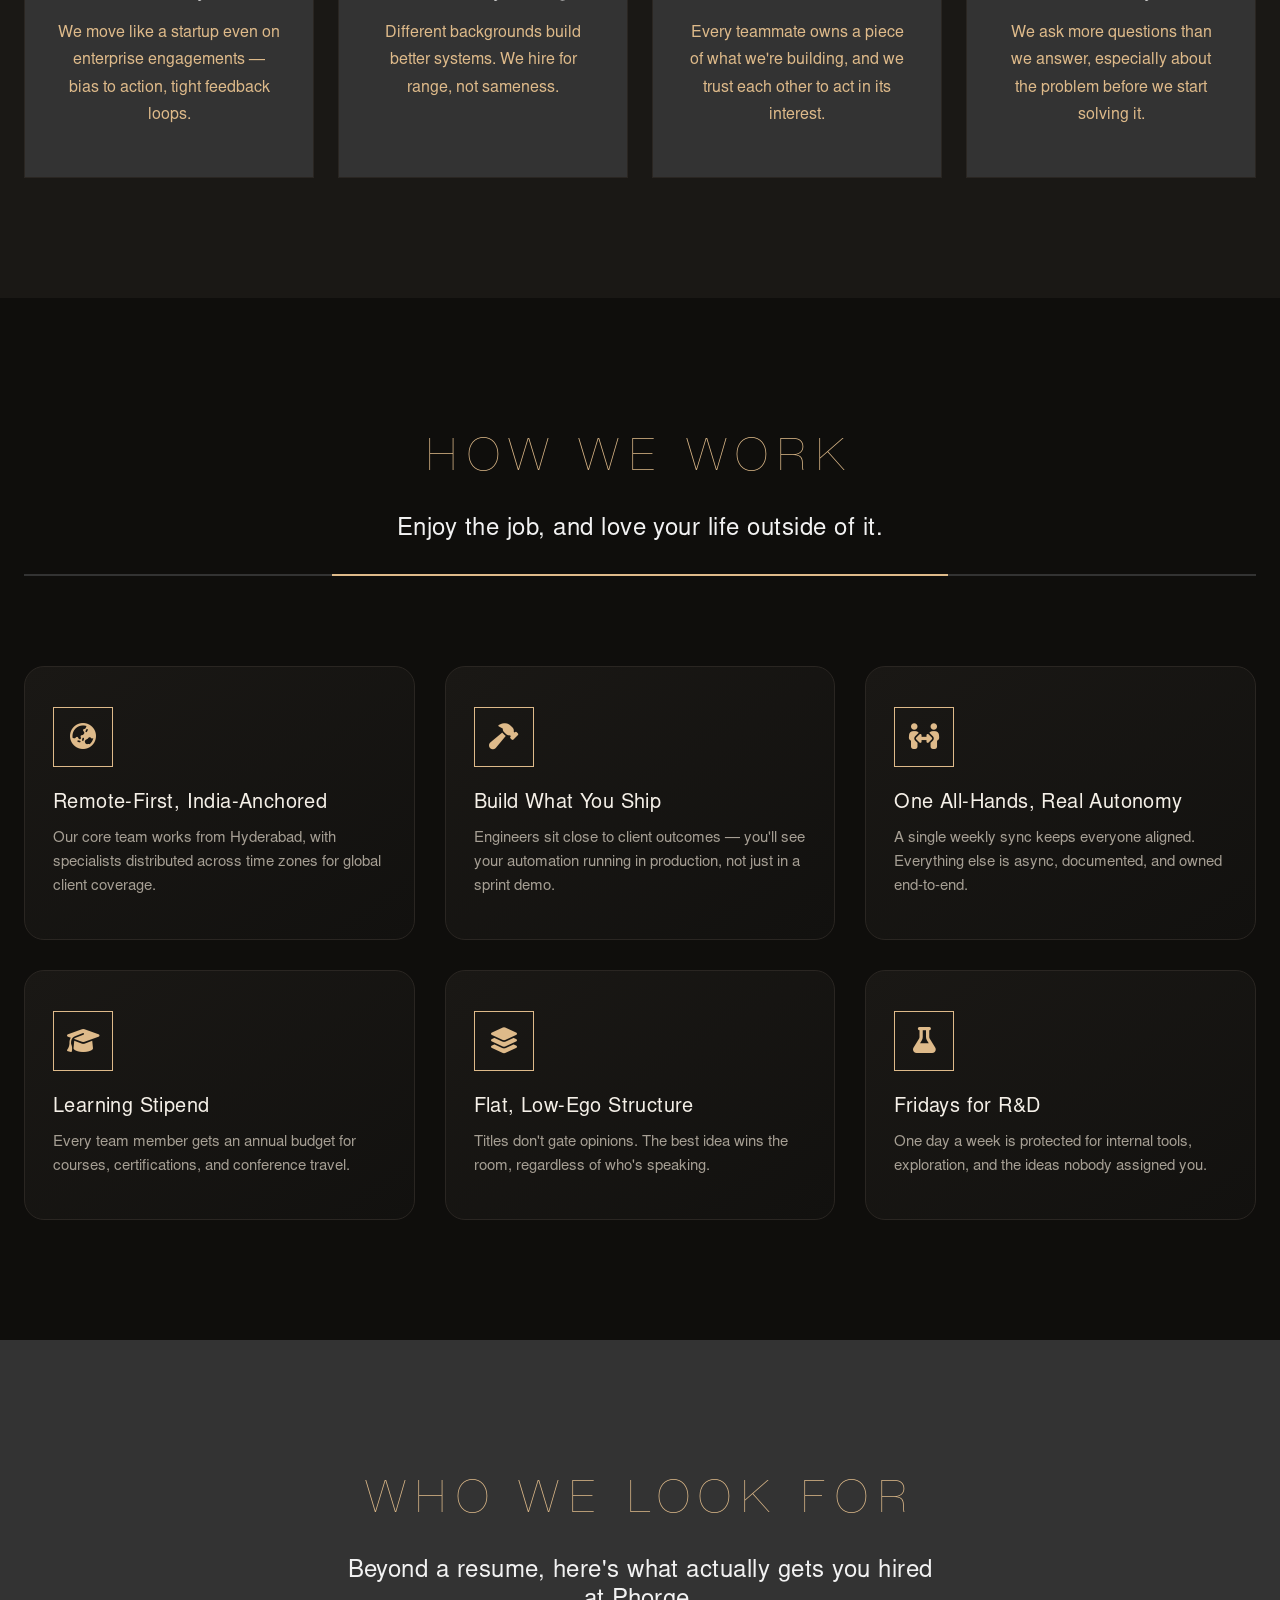
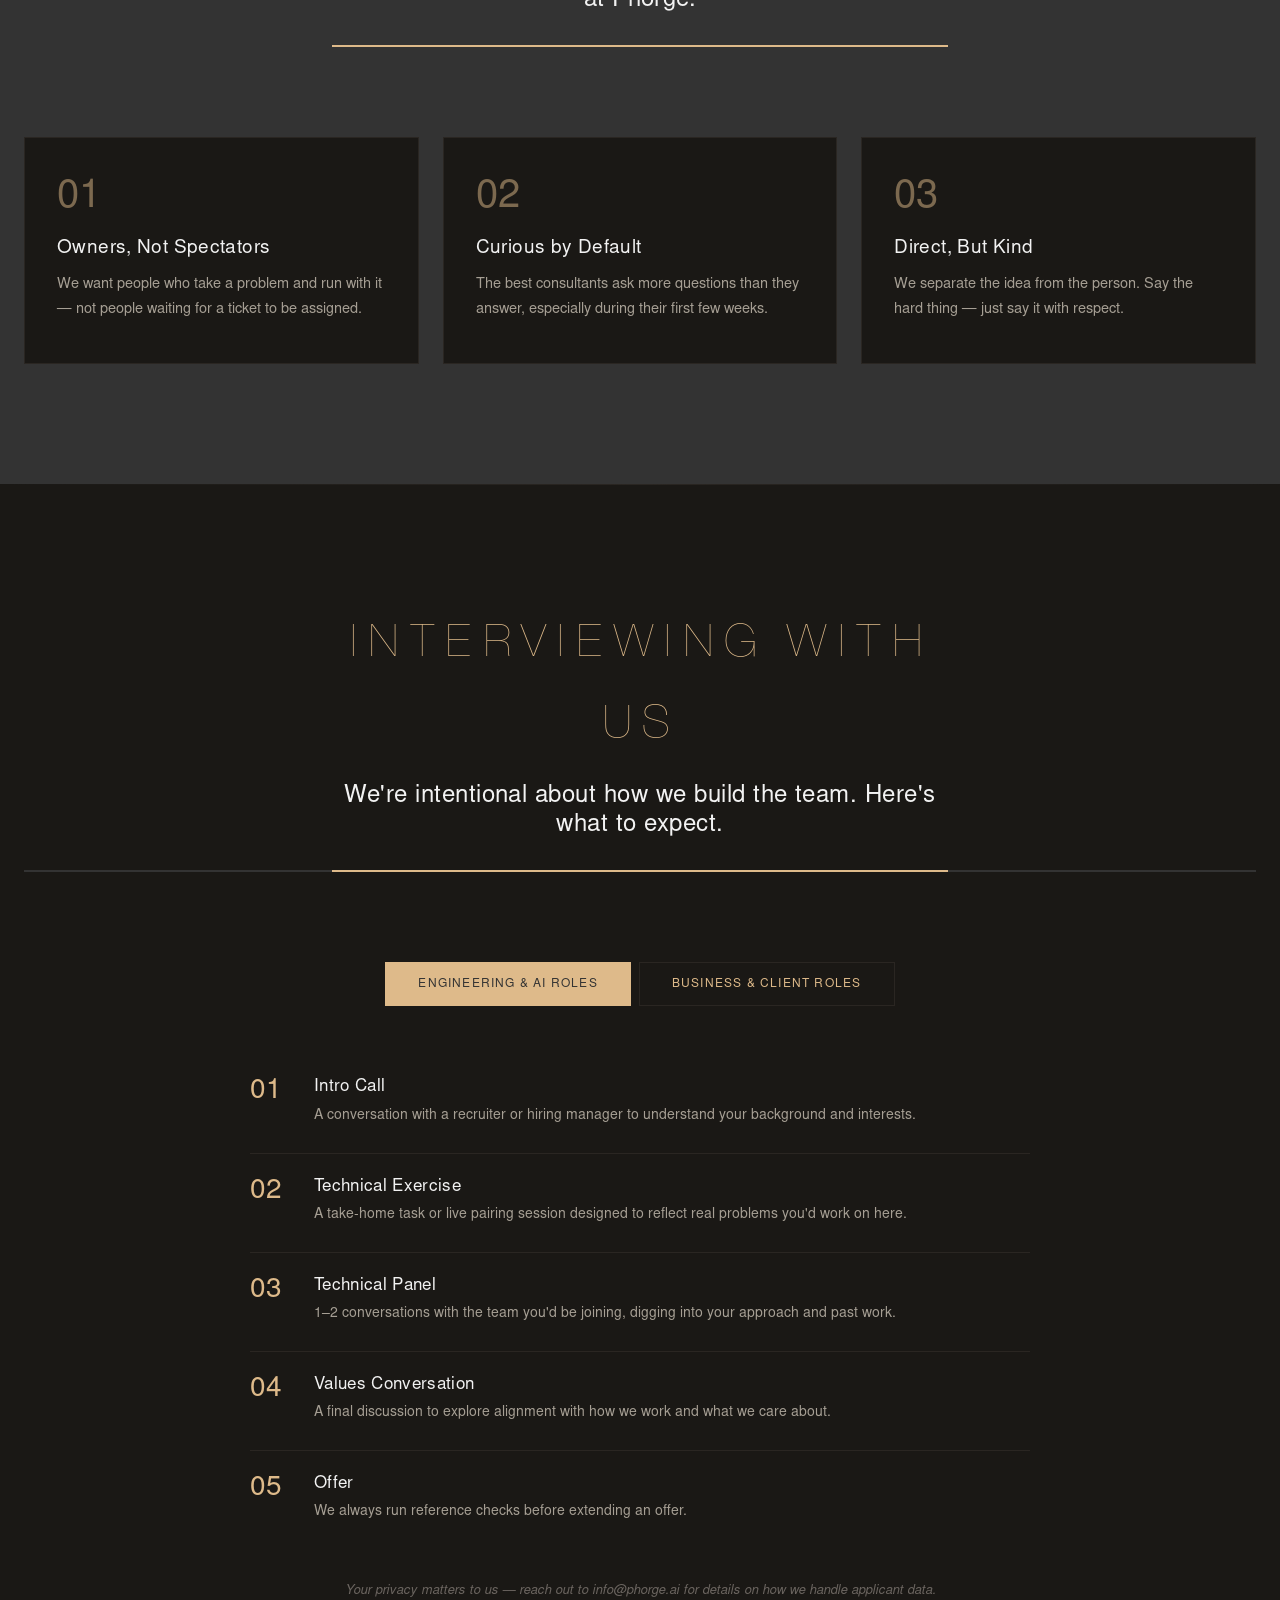
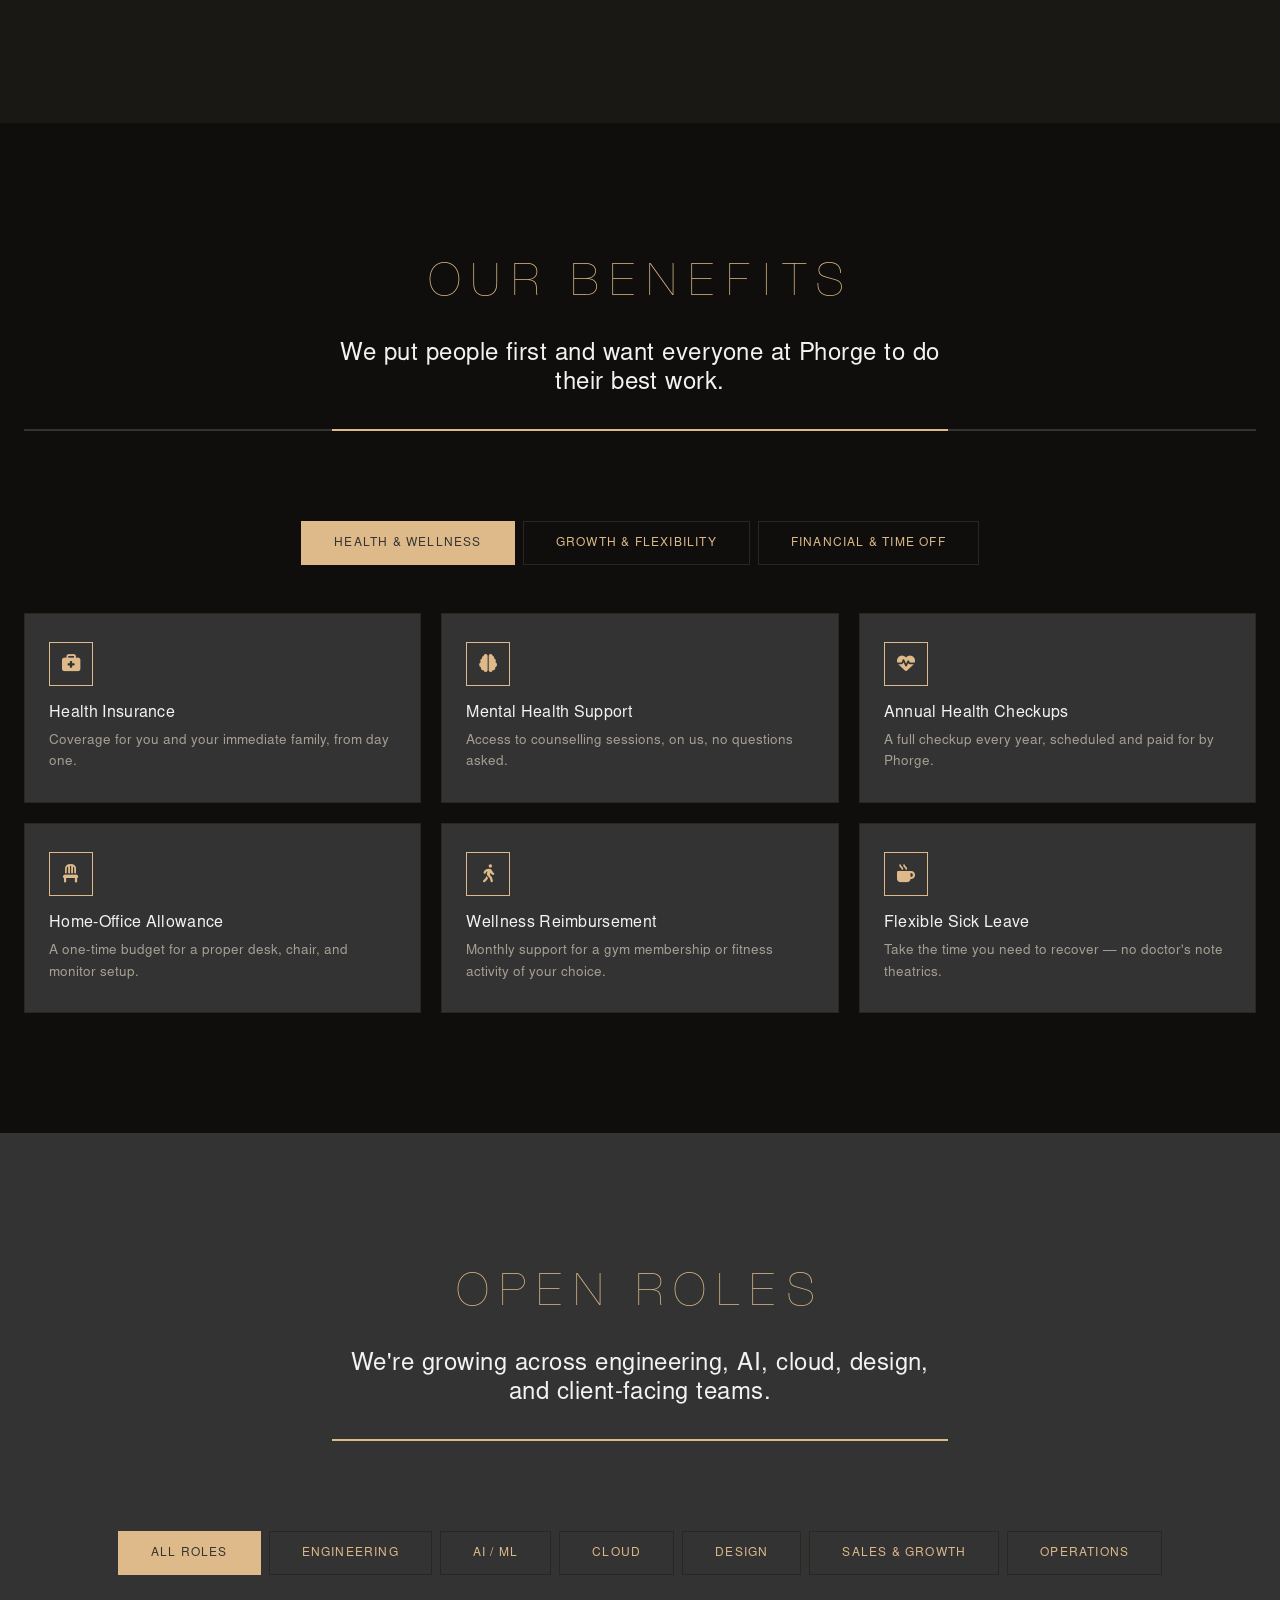
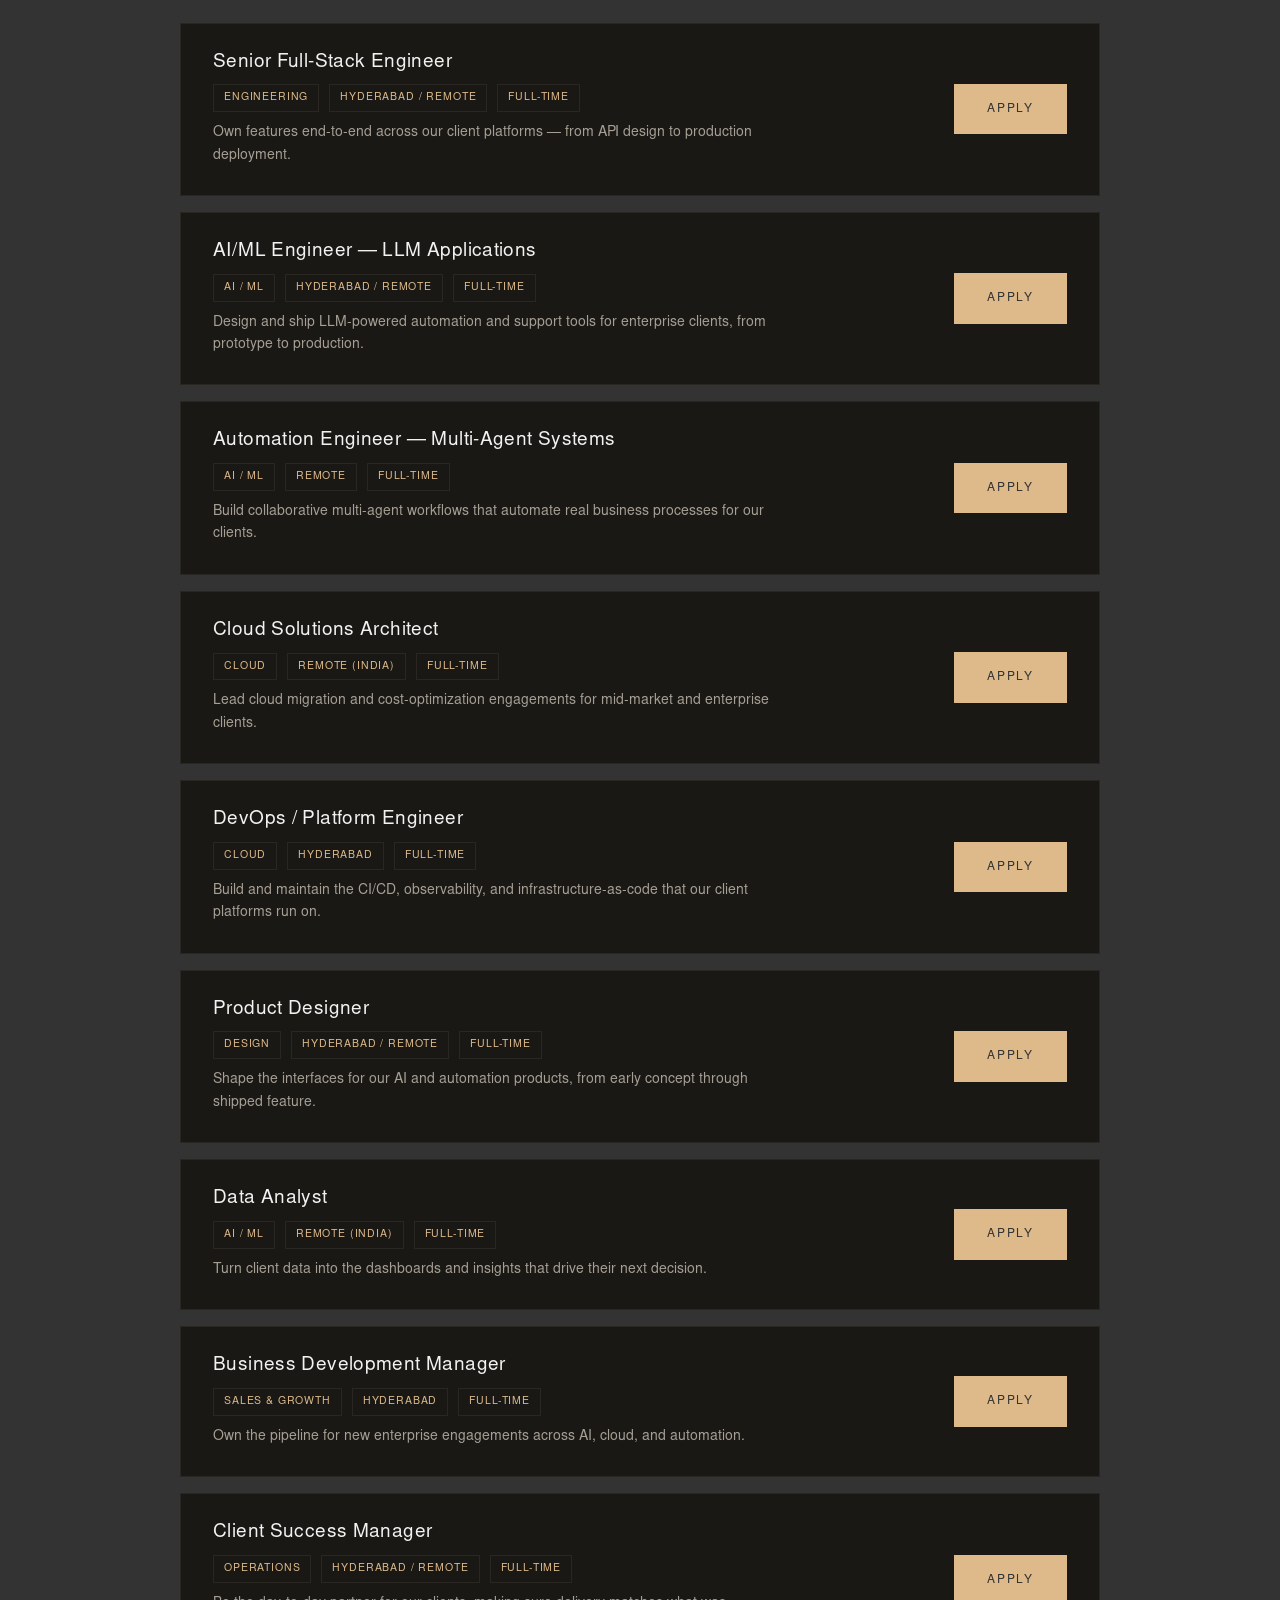
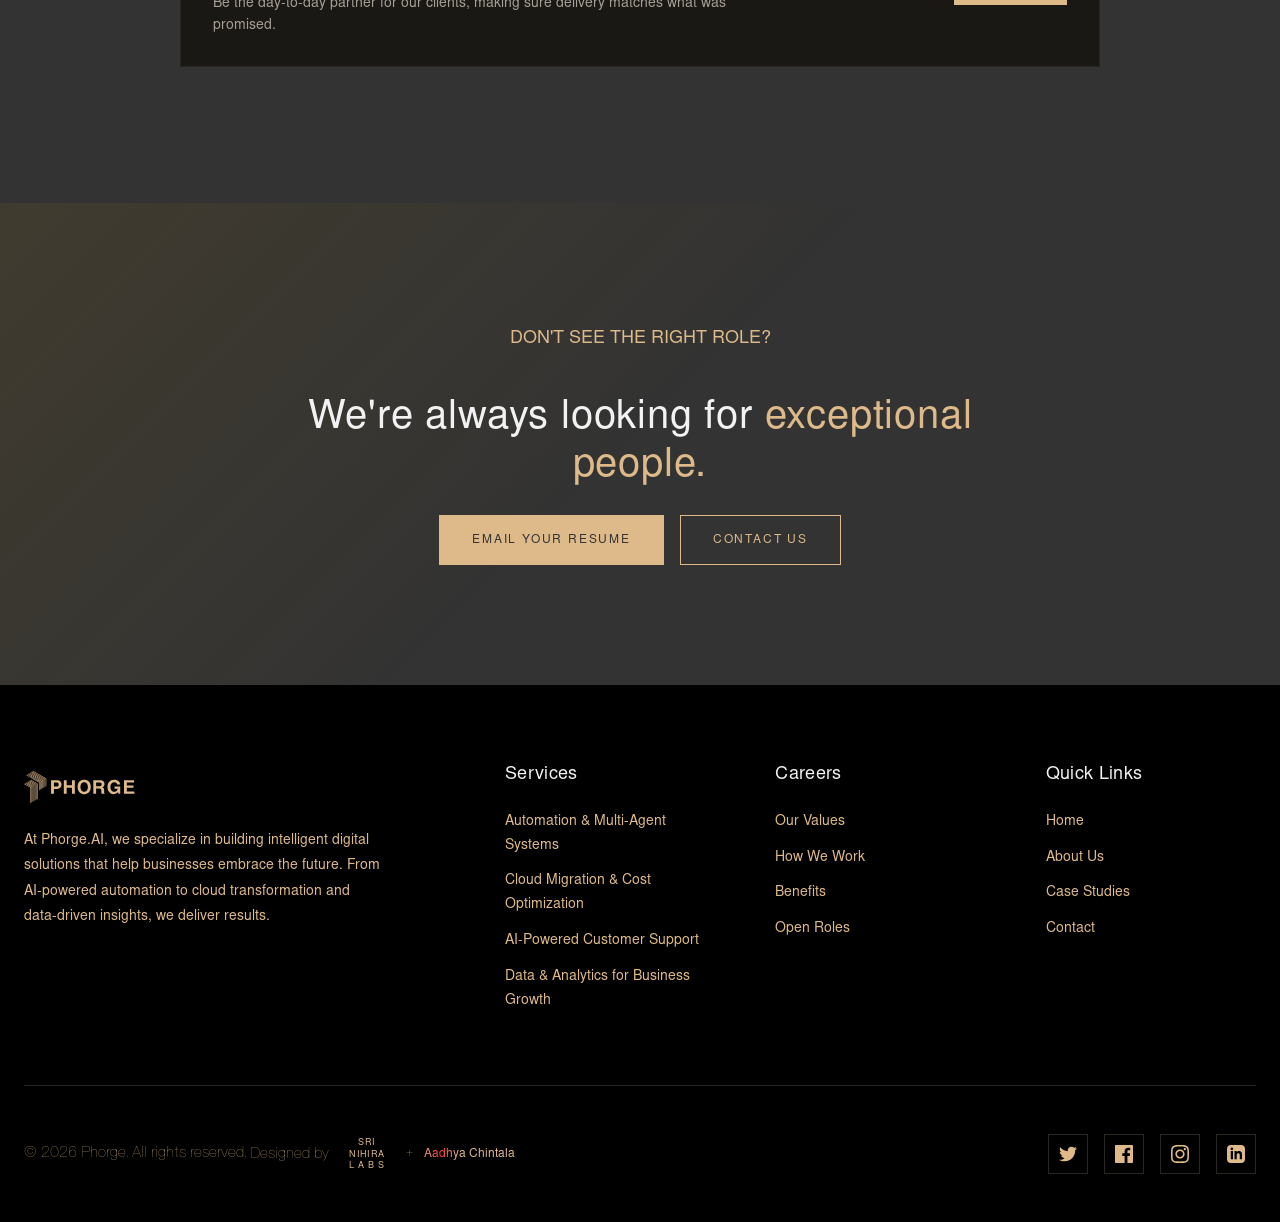
<file: careers.html>
<!DOCTYPE html>
<html lang="en">
<head>
    <meta charset="UTF-8">
    <meta name="viewport" content="width=device-width, initial-scale=1.0">
    <title>Careers at Phorge.AI — Build the Future of Enterprise AI</title>
    <meta name="description" content="Join Phorge.AI. We build AI-powered automation, cloud transformation, and data-driven consulting for ambitious businesses — and we're hiring engineers, AI specialists, designers, and more.">

    <link rel="stylesheet" href="https://cdnjs.cloudflare.com/ajax/libs/font-awesome/6.5.0/css/all.min.css">
    <link rel="stylesheet" href="styles.css">
    <link rel="stylesheet" href="footer.css">
    <link rel="stylesheet" href="careers.css">
    <style>
        body {
            background-color: var(--Phorge-Dgray) !important;
        }
    </style>

    <link rel="icon" type="image/png" href="favicon/favicon-96x96.png" sizes="96x96" />
    <link rel="icon" type="image/svg+xml" href="favicon/favicon.svg" />
    <link rel="shortcut icon" href="favicon/favicon.ico" />
    <link rel="apple-touch-icon" sizes="180x180" href="favicon/apple-touch-icon.png" />
    <meta name="apple-mobile-web-app-title" content="PHORGE.AI" />
    <link rel="manifest" href="favicon/site.webmanifest" />
</head>
<body>
    <!-- Navigation -->
    <nav class="nav" id="navbar">
        <div class="container">
            <div class="nav-inner">
                <a href="index.html#hero" class="logo" aria-label="Phorge.AI">
                    <svg class="logo-mark" viewBox="76.4 0 1170.59 424.89" xmlns="http://www.w3.org/2000/svg" role="img" aria-hidden="true">
                        <defs>
                            <style>
                                .cls-1 { fill: var(--Phorge-Gold); }
                            </style>
                        </defs>
                        <g>
                            <path class="cls-1" d="M365.38,278.35h-27.53v-131.8h60.21c25.52,0,40.94,16.34,40.94,42.22,0,11.93-6.61,42.04-42.04,42.04h-31.57v47.54ZM390.9,208.04c20.56,0,20.56-14.69,20.56-20.56,0-12.85-7.16-18.17-24.23-18.17h-21.84v38.73h25.52Z" />
                            <path class="cls-1" d="M488.38,219.24v59.11h-27.54v-131.8h27.54v49.93h51.4v-49.93h27.53v131.8h-27.53v-59.11h-51.4Z" />
                            <path class="cls-1" d="M657.59,143.06c17.44,0,63.33,7.53,63.33,69.39s-45.89,69.39-63.33,69.39-63.33-7.53-63.33-69.39,45.89-69.39,63.33-69.39ZM657.59,258.52c14.87,0,35.8-9.18,35.8-46.08s-20.93-46.08-35.8-46.08-35.8,9.18-35.8,46.08,20.93,46.08,35.8,46.08Z" />
                            <path class="cls-1" d="M745.94,146.55h66.64c35.06,0,41.49,25.88,41.49,37.26,0,14.5-7.34,26.98-20.38,31.39,10.83,4.77,16.71,8.81,16.71,33.41,0,19.27,0,24.05,5.87,26.25v3.49h-30.47c-1.84-6.24-2.94-13.03-2.94-26.62,0-17.99-1.1-24.97-21.48-24.97h-28.45v51.58h-26.98v-131.8ZM805.23,204.55c14.32,0,21.29-4.96,21.29-17.99,0-6.98-3.12-17.26-19.27-17.26h-34.33v35.25h32.31Z" />
                            <path class="cls-1" d="M950.64,207.31h55.07v71.04h-18.36l-2.75-16.52c-6.98,8.08-17.07,20.01-41.12,20.01-31.76,0-60.58-22.76-60.58-69.02,0-35.98,20.01-69.94,64.43-69.76,40.39,0,56.36,26.25,57.82,44.42h-27.54c0-5.14-9.36-21.66-28.82-21.66s-37.81,13.58-37.81,47.36c0,35.98,19.64,45.34,38.37,45.34,6.06,0,26.25-2.39,31.94-29h-30.66v-22.21Z" />
                            <path class="cls-1" d="M1139.2,169.86h-69.94v27.72h64.25v23.31h-64.25v34.14h73.06v23.31h-100.05v-131.8h96.92v23.31Z" />
                        </g>
                        <g>
                            <polygon class="cls-1" points="207.25 179.51 207.25 327.4 203.09 329.8 201.91 330.49 201.91 182.59 199.32 181.1 196.71 179.58 191.37 176.5 186.17 173.5 180.83 170.41 175.62 167.41 170.28 164.33 165.08 161.33 159.74 158.24 154.54 155.24 149.2 152.15 143.99 149.15 139.64 146.64 140.74 146 143.99 144.12 144.98 143.56 149.2 145.99 154.54 149.08 159.74 152.08 165.08 155.16 170.28 158.16 175.62 161.25 180.83 164.25 186.17 167.34 191.37 170.34 196.71 173.42 201.91 176.42 204.66 178.01 207.25 179.51" />
                            <polygon class="cls-1" points="143.99 216.03 143.99 363.93 138.65 367.02 138.65 219.1 136.08 217.62 76.4 183.16 81.73 180.09 138.65 212.94 141.41 214.53 143.99 216.03" />
                            <polygon class="cls-1" points="154.54 209.94 154.54 357.85 149.2 360.93 149.2 213.02 146.62 211.53 143.99 210.02 138.65 206.93 86.94 177.08 92.27 173.99 138.65 200.77 143.99 203.86 149.2 206.86 151.95 208.45 154.54 209.94" />
                            <polygon class="cls-1" points="165.08 203.86 165.08 351.76 159.74 354.84 159.74 206.93 157.15 205.45 154.54 203.93 149.2 200.84 143.99 197.84 138.65 194.76 97.47 170.99 102.81 167.9 138.65 188.6 143.99 191.68 149.2 194.68 154.54 197.77 159.74 200.77 162.49 202.36 165.08 203.86" />
                            <polygon class="cls-1" points="175.62 197.77 175.62 345.67 170.28 348.76 170.28 200.84 167.69 199.36 165.08 197.84 159.74 194.76 154.54 191.76 149.2 188.67 143.99 185.67 138.65 182.59 108.02 164.9 113.35 161.82 138.65 176.42 143.99 179.51 149.2 182.51 154.54 185.6 159.74 188.6 165.08 191.68 170.28 194.68 173.03 196.27 175.62 197.77" />
                            <polygon class="cls-1" points="186.17 191.68 186.17 339.59 180.83 342.66 180.83 194.76 178.24 193.27 175.62 191.76 170.28 188.67 165.08 185.67 159.74 182.59 154.54 179.58 149.2 176.5 143.99 173.5 138.65 170.41 118.56 158.82 123.9 155.73 138.65 164.25 143.99 167.34 149.2 170.34 154.54 173.42 159.74 176.42 165.08 179.51 170.28 182.51 175.62 185.6 180.83 188.6 183.58 190.19 186.17 191.68" />
                            <polygon class="cls-1" points="196.71 185.6 196.71 333.49 191.37 336.57 191.37 188.67 188.78 187.19 186.17 185.67 180.83 182.59 175.62 179.58 170.28 176.5 165.08 173.5 159.74 170.41 154.54 167.41 149.2 164.33 143.99 161.33 138.65 158.24 129.1 152.73 134.44 149.64 138.65 152.08 143.99 155.16 149.2 158.16 154.54 161.25 159.74 164.25 165.08 167.34 170.28 170.34 175.62 173.42 180.83 176.42 186.17 179.51 191.37 182.51 194.12 184.1 196.71 185.6" />
                            <polygon class="cls-1" points="228.33 167.34 228.33 240.68 224.55 242.87 223.26 243.61 223 243.46 223 170.41 220.41 168.92 207.25 161.33 201.91 158.24 196.71 155.24 191.37 152.15 186.17 149.15 180.83 146.07 175.62 143.07 170.28 139.98 165.08 136.98 159.74 133.89 154.54 130.89 149.2 127.81 143.99 124.81 138.65 121.72 96.68 97.49 98.15 96.64 102.02 94.41 138.65 115.56 143.99 118.63 149.2 121.65 154.54 124.72 159.74 127.73 165.08 130.81 170.28 133.82 175.62 136.9 180.83 139.9 186.17 142.99 191.37 145.99 196.71 149.08 201.91 152.08 207.25 155.16 223 164.25 225.75 165.84 228.33 167.34" />
                            <polygon class="cls-1" points="238.87 161.25 238.87 234.6 233.81 237.52 233.53 237.36 233.53 164.33 230.95 162.83 228.33 161.33 223 158.24 207.25 149.15 201.91 146.07 196.71 143.07 191.37 139.98 186.17 136.98 180.83 133.89 175.62 130.89 170.28 127.81 165.08 124.81 159.74 121.72 154.54 118.72 149.2 115.63 143.99 112.63 138.65 109.55 107.22 91.4 112.56 88.32 138.65 103.39 143.99 106.46 149.2 109.47 154.54 112.55 159.74 115.56 165.08 118.63 170.28 121.65 175.62 124.72 180.83 127.73 186.17 130.81 191.37 133.82 196.71 136.9 201.91 139.9 207.25 142.99 223 152.08 228.33 155.16 233.53 158.16 236.29 159.76 238.87 161.25" />
                            <polygon class="cls-1" points="249.41 155.16 249.41 228.51 244.35 231.44 244.07 231.28 244.07 158.24 241.49 156.74 238.87 155.24 233.53 152.15 228.33 149.15 223 146.07 207.25 136.98 201.91 133.89 196.71 130.89 191.37 127.81 186.17 124.81 180.83 121.72 175.62 118.72 170.28 115.63 165.08 112.63 159.74 109.55 154.54 106.55 149.2 103.46 143.99 100.46 138.65 97.37 117.76 85.31 123.1 82.23 149.2 97.3 154.54 100.37 159.74 103.39 165.08 106.46 170.28 109.47 175.62 112.55 180.83 115.56 186.17 118.63 191.37 121.65 196.71 124.72 201.91 127.73 207.25 130.81 223 139.9 228.33 142.99 233.53 145.99 238.87 149.08 244.07 152.08 246.83 153.67 249.41 155.16" />
                            <polygon class="cls-1" points="259.96 149.08 259.96 222.43 254.89 225.35 254.62 225.19 254.62 152.15 252.03 150.66 249.41 149.15 244.07 146.07 238.87 143.07 233.53 139.98 228.33 136.98 223 133.89 207.25 124.81 201.91 121.72 196.71 118.72 191.37 115.63 186.17 112.63 180.83 109.55 175.62 106.55 170.28 103.46 165.08 100.46 159.74 97.37 128.3 79.22 133.64 76.15 170.28 97.3 175.62 100.37 180.83 103.39 186.17 106.46 191.37 109.47 196.71 112.55 201.91 115.56 207.25 118.63 223 127.73 228.33 130.81 233.53 133.82 238.87 136.9 244.07 139.9 249.41 142.99 254.62 145.99 257.37 147.58 259.96 149.08" />
                            <polygon class="cls-1" points="270.5 142.99 270.5 216.33 265.43 219.26 265.16 219.41 265.16 146.07 262.57 144.57 259.96 143.07 254.62 139.98 249.41 136.98 244.07 133.89 238.87 130.89 233.53 127.81 228.33 124.81 223 121.72 207.25 112.63 201.91 109.55 196.71 106.55 191.37 103.46 186.17 100.46 180.83 97.37 138.84 73.13 144.18 70.05 191.37 97.3 196.71 100.37 201.91 103.39 207.25 106.46 223 115.56 228.33 118.63 233.53 121.65 238.87 124.72 244.07 127.73 249.41 130.81 254.62 133.82 259.96 136.9 265.16 139.9 267.91 141.49 270.5 142.99" />
                            <polygon class="cls-1" points="281.04 136.89 281.04 210.24 275.7 213.33 275.7 139.98 273.12 138.48 270.5 136.98 265.16 133.89 259.96 130.89 254.62 127.81 249.41 124.81 244.07 121.72 238.87 118.72 233.53 115.63 228.33 112.63 223 109.55 207.25 100.46 201.91 97.37 149.38 67.05 154.72 63.96 223 103.39 228.33 106.46 233.53 109.47 238.87 112.55 244.07 115.56 249.41 118.63 254.62 121.65 259.96 124.72 265.16 127.73 270.5 130.81 275.7 133.82 278.46 135.4 281.04 136.89" />
                            <polygon class="cls-1" points="291.59 130.82 291.59 204.15 289.01 205.65 286.51 207.09 286.25 206.93 286.25 133.89 283.66 132.4 281.04 130.89 275.7 127.81 270.5 124.81 265.16 121.72 259.96 118.72 254.62 115.63 249.41 112.63 244.07 109.55 238.87 106.55 233.53 103.46 228.33 100.46 223 97.37 159.92 60.96 162.59 59.42 165.26 57.88 233.53 97.3 238.87 100.37 244.07 103.39 249.41 106.46 254.62 109.47 259.96 112.55 265.16 115.56 270.5 118.63 275.7 121.65 281.04 124.72 286.25 127.73 289 129.31 291.59 130.82" />
                        </g>
                    </svg>
                </a>
                <ul class="nav-links">
                    <li><a href="index.html#hero">Home</a></li>
                    <li><a href="index.html#about">About Us</a></li>
                    <li><a href="index.html#services">Services</a></li>
                    <li><a href="careers.html" class="active">Careers</a></li>
                    <li><a href="index.html#testimonials">Case Studies</a></li>
                    <li><a href="index.html#contact">Contact Us</a></li>
                </ul>
                <div class="nav-cta">
                    <a href="tel:+916303253662" class="btn btn-outline icon-btn" aria-label="Call Phorge.AI">
                        <i class="fa-solid fa-phone"></i>
                    </a>
                    <a href="#" class="btn btn-primary icon-btn" id="infoPanelBtn" aria-label="Open Info Panel">
                        <i class="fa-solid fa-grip-vertical"></i>
                    </a>
                </div>
                <button class="mobile-menu-btn" id="mobileMenuBtn" aria-label="Open Menu">
                    <span></span><span></span><span></span>
                </button>
            </div>
        </div>
    </nav>

    <!-- Mobile Menu Overlay -->
    <div class="mobile-menu-overlay" id="mobileMenuOverlay"></div>

    <!-- Mobile Menu -->
    <div class="mobile-menu" id="mobileMenu">
        <button class="mobile-menu-close" id="mobileMenuClose" aria-label="Close Menu">
            <svg width="20" height="20" viewBox="0 0 24 24" fill="none" stroke="currentColor" stroke-width="1.5">
                <line x1="18" y1="6" x2="6" y2="18"></line>
                <line x1="6" y1="6" x2="18" y2="18"></line>
            </svg>
        </button>
        <ul class="mobile-nav-links">
            <li><a href="index.html#hero">Home</a></li>
            <li><a href="index.html#about">About Us</a></li>
            <li><a href="index.html#services">Services</a></li>
            <li><a href="careers.html" class="active">Careers</a></li>
            <li><a href="index.html#testimonials">Case Studies</a></li>
            <li><a href="index.html#contact">Contact Us</a></li>
        </ul>
        <div class="mobile-menu-cta">
            <a href="#roles" class="btn btn-outline">View Open Roles</a>
            <a href="mailto:careers@phorge.ai" class="btn btn-primary">Email Us</a>
        </div>
    </div>

    <!-- Careers Hero (Raycast-style: bold centered headline over an ambient,
         slowly drifting wave field, in Phorge's gold/orange palette) -->
    <section class="careers-hero" id="hero">
        <div class="careers-hero-waves">
            <svg viewBox="0 0 3200 700" preserveAspectRatio="none" xmlns="http://www.w3.org/2000/svg" aria-hidden="true">
                    <g>
                    <path d="M0.0,103.6 C100.0,103.6 100.0,130.7 200.0,130.7 C300.0,130.7 300.0,133.9 400.0,133.9 C500.0,133.9 500.0,111.5 600.0,111.5 C700.0,111.5 700.0,76.4 800.0,76.4 C900.0,76.4 900.0,49.3 1000.0,49.3 C1100.0,49.3 1100.0,46.1 1200.0,46.1 C1300.0,46.1 1300.0,68.5 1400.0,68.5 C1500.0,68.5 1500.0,103.6 1600.0,103.6" stroke="#DEBA8A" stroke-width="2.0" fill="none" opacity="0.26"/>
                    <path d="M0.0,249.1 C100.0,249.1 100.0,239.0 200.0,239.0 C300.0,239.0 300.0,200.2 400.0,200.2 C500.0,200.2 500.0,155.4 600.0,155.4 C700.0,155.4 700.0,130.9 800.0,130.9 C900.0,130.9 900.0,141.0 1000.0,141.0 C1100.0,141.0 1100.0,179.8 1200.0,179.8 C1300.0,179.8 1300.0,224.6 1400.0,224.6 C1500.0,224.6 1500.0,249.1 1600.0,249.1" stroke="#D4784A" stroke-width="2.3" fill="none" opacity="0.2"/>
                    <path d="M0.0,320.6 C100.0,320.6 100.0,290.3 200.0,290.3 C300.0,290.3 300.0,265.7 400.0,265.7 C500.0,265.7 500.0,261.2 600.0,261.2 C700.0,261.2 700.0,279.4 800.0,279.4 C900.0,279.4 900.0,309.7 1000.0,309.7 C1100.0,309.7 1100.0,334.3 1200.0,334.3 C1300.0,334.3 1300.0,338.8 1400.0,338.8 C1500.0,338.8 1500.0,320.6 1600.0,320.6" stroke="#DEBA8A" stroke-width="1.8" fill="none" opacity="0.18"/>
                    <path d="M0.0,455.1 C100.0,455.1 100.0,479.7 200.0,479.7 C300.0,479.7 300.0,463.5 400.0,463.5 C500.0,463.5 500.0,416.0 600.0,416.0 C700.0,416.0 700.0,364.9 800.0,364.9 C900.0,364.9 900.0,340.3 1000.0,340.3 C1100.0,340.3 1100.0,356.5 1200.0,356.5 C1300.0,356.5 1300.0,404.0 1400.0,404.0 C1500.0,404.0 1500.0,455.1 1600.0,455.1" stroke="#E8E0D0" stroke-width="2.5" fill="none" opacity="0.14"/>
                    <path d="M0.0,507.2 C100.0,507.2 100.0,476.8 200.0,476.8 C300.0,476.8 300.0,471.7 400.0,471.7 C500.0,471.7 500.0,494.9 600.0,494.9 C700.0,494.9 700.0,532.8 800.0,532.8 C900.0,532.8 900.0,563.2 1000.0,563.2 C1100.0,563.2 1100.0,568.3 1200.0,568.3 C1300.0,568.3 1300.0,545.1 1400.0,545.1 C1500.0,545.1 1500.0,507.2 1600.0,507.2" stroke="#DEBA8A" stroke-width="2.1" fill="none" opacity="0.16"/>
                    <path d="M0.0,691.5 C100.0,691.5 100.0,658.6 200.0,658.6 C300.0,658.6 300.0,609.0 400.0,609.0 C500.0,609.0 500.0,571.6 600.0,571.6 C700.0,571.6 700.0,568.5 800.0,568.5 C900.0,568.5 900.0,601.4 1000.0,601.4 C1100.0,601.4 1100.0,651.0 1200.0,651.0 C1300.0,651.0 1300.0,688.4 1400.0,688.4 C1500.0,688.4 1500.0,691.5 1600.0,691.5" stroke="#D4784A" stroke-width="1.9" fill="none" opacity="0.13"/>
                    </g>
                    <g transform="translate(1600,0)">
                    <path d="M0.0,103.6 C100.0,103.6 100.0,130.7 200.0,130.7 C300.0,130.7 300.0,133.9 400.0,133.9 C500.0,133.9 500.0,111.5 600.0,111.5 C700.0,111.5 700.0,76.4 800.0,76.4 C900.0,76.4 900.0,49.3 1000.0,49.3 C1100.0,49.3 1100.0,46.1 1200.0,46.1 C1300.0,46.1 1300.0,68.5 1400.0,68.5 C1500.0,68.5 1500.0,103.6 1600.0,103.6" stroke="#DEBA8A" stroke-width="2.0" fill="none" opacity="0.26"/>
                    <path d="M0.0,249.1 C100.0,249.1 100.0,239.0 200.0,239.0 C300.0,239.0 300.0,200.2 400.0,200.2 C500.0,200.2 500.0,155.4 600.0,155.4 C700.0,155.4 700.0,130.9 800.0,130.9 C900.0,130.9 900.0,141.0 1000.0,141.0 C1100.0,141.0 1100.0,179.8 1200.0,179.8 C1300.0,179.8 1300.0,224.6 1400.0,224.6 C1500.0,224.6 1500.0,249.1 1600.0,249.1" stroke="#D4784A" stroke-width="2.3" fill="none" opacity="0.2"/>
                    <path d="M0.0,320.6 C100.0,320.6 100.0,290.3 200.0,290.3 C300.0,290.3 300.0,265.7 400.0,265.7 C500.0,265.7 500.0,261.2 600.0,261.2 C700.0,261.2 700.0,279.4 800.0,279.4 C900.0,279.4 900.0,309.7 1000.0,309.7 C1100.0,309.7 1100.0,334.3 1200.0,334.3 C1300.0,334.3 1300.0,338.8 1400.0,338.8 C1500.0,338.8 1500.0,320.6 1600.0,320.6" stroke="#DEBA8A" stroke-width="1.8" fill="none" opacity="0.18"/>
                    <path d="M0.0,455.1 C100.0,455.1 100.0,479.7 200.0,479.7 C300.0,479.7 300.0,463.5 400.0,463.5 C500.0,463.5 500.0,416.0 600.0,416.0 C700.0,416.0 700.0,364.9 800.0,364.9 C900.0,364.9 900.0,340.3 1000.0,340.3 C1100.0,340.3 1100.0,356.5 1200.0,356.5 C1300.0,356.5 1300.0,404.0 1400.0,404.0 C1500.0,404.0 1500.0,455.1 1600.0,455.1" stroke="#E8E0D0" stroke-width="2.5" fill="none" opacity="0.14"/>
                    <path d="M0.0,507.2 C100.0,507.2 100.0,476.8 200.0,476.8 C300.0,476.8 300.0,471.7 400.0,471.7 C500.0,471.7 500.0,494.9 600.0,494.9 C700.0,494.9 700.0,532.8 800.0,532.8 C900.0,532.8 900.0,563.2 1000.0,563.2 C1100.0,563.2 1100.0,568.3 1200.0,568.3 C1300.0,568.3 1300.0,545.1 1400.0,545.1 C1500.0,545.1 1500.0,507.2 1600.0,507.2" stroke="#DEBA8A" stroke-width="2.1" fill="none" opacity="0.16"/>
                    <path d="M0.0,691.5 C100.0,691.5 100.0,658.6 200.0,658.6 C300.0,658.6 300.0,609.0 400.0,609.0 C500.0,609.0 500.0,571.6 600.0,571.6 C700.0,571.6 700.0,568.5 800.0,568.5 C900.0,568.5 900.0,601.4 1000.0,601.4 C1100.0,601.4 1100.0,651.0 1200.0,651.0 C1300.0,651.0 1300.0,688.4 1400.0,688.4 C1500.0,688.4 1500.0,691.5 1600.0,691.5" stroke="#D4784A" stroke-width="1.9" fill="none" opacity="0.13"/>
                    </g>
                </svg>
        </div>
        <div class="container">
            <div class="careers-hero-inner">
                <h1 class="hero-title careers-hero-title">
                    Help us build what's <span class="gold">next</span> in enterprise AI
                </h1>
                <p class="careers-hero-desc" data-reveal="fade">
                    Join our small, fast-moving team at Phorge.AI, and help ambitious businesses put AI, cloud, and automation to work.
                </p>
                <div class="careers-hero-actions">
                    <a href="#roles" class="careers-hero-pill">See open roles</a>
                </div>
            </div>
        </div>
    </section>

    <!-- Quick links (moved out of the hero to keep it uncluttered) -->
    <div class="careers-quicklinks">
        <div class="container">
            <div class="careers-jumpnav">
                <a href="#values">Our Values</a>
                <a href="#culture">How We Work</a>
                <a href="#hiring">Who We Look For</a>
                <a href="#benefits">Benefits</a>
                <a href="#roles">Open Roles</a>
            </div>
        </div>
    </div>

    <!-- Stats -->
    <section class="careers-stats">
        <div class="container">
            <div class="careers-stats-grid">
                <div>
                    <div class="careers-stat-value">80+</div>
                    <div class="careers-stat-label">Team Members</div>
                </div>
                <div>
                    <div class="careers-stat-value">120+</div>
                    <div class="careers-stat-label">Client Engagements Delivered</div>
                </div>
                <div>
                    <div class="careers-stat-value">6</div>
                    <div class="careers-stat-label">Countries Represented</div>
                </div>
                <div>
                    <div class="careers-stat-value">38%</div>
                    <div class="careers-stat-label">Women in Technical Roles</div>
                </div>
            </div>
        </div>
    </section>

    <!-- Our Journey (milestones) -->
    <section id="story">
        <div class="container">
            <div class="section-header">
                <div class="section-label" data-reveal="left">Our Journey</div>
                <h5 class="section-title">From a two-person engineering studio to an AI, cloud &amp; automation partner for enterprise clients.</h5>
            </div>
            <div class="services-divider"></div>
            <ul class="journey-list">
                <li class="journey-item">
                    <span class="journey-year">2021</span>
                    <div class="journey-text">
                        <h4>Founded</h4>
                        <p>Phorge Developers launches as a software engineering studio in Hyderabad, taking on custom builds for early-stage companies.</p>
                    </div>
                </li>
                <li class="journey-item">
                    <span class="journey-year">2022</span>
                    <div class="journey-text">
                        <h4>First Enterprise Engagement</h4>
                        <p>Delivered a cloud migration for a regional logistics company, cutting their infrastructure costs by 40%.</p>
                    </div>
                </li>
                <li class="journey-item">
                    <span class="journey-year">2023</span>
                    <div class="journey-text">
                        <h4>Cloud Practice</h4>
                        <p>Launched a dedicated cloud transformation and cost-optimization practice as demand outgrew one-off projects.</p>
                    </div>
                </li>
                <li class="journey-item">
                    <span class="journey-year">2024</span>
                    <div class="journey-text">
                        <h4>Phorge.AI</h4>
                        <p>Spun up the AI venture — automation, LLM-powered support, and multi-agent systems for enterprise workflows.</p>
                    </div>
                </li>
                <li class="journey-item">
                    <span class="journey-year">2025</span>
                    <div class="journey-text">
                        <h4>Cross-Border Growth</h4>
                        <p>Opened engagements across Southeast Asia and the Gulf, and grew the team past 60 people.</p>
                    </div>
                </li>
                <li class="journey-item">
                    <span class="journey-year">2026</span>
                    <div class="journey-text">
                        <h4>Today</h4>
                        <p>A team of 80+ shipping AI, cloud, and automation for ambitious businesses — and still hiring.</p>
                    </div>
                </li>
            </ul>
        </div>
    </section>

    <!-- Values -->
    <section class="services" id="values">
        <div class="container">
            <div class="section-header">
                <div class="section-label" data-reveal="chars">Our Values</div>
                <h5 class="section-title">Applying these is what helps us move fast, keep clients' trust, and enjoy the work.</h5>
            </div>
            <div class="services-divider"></div>
            <div class="services-grid">
                <div class="service-card">
                    <div class="service-icon"><i class="fa-solid fa-flag"></i></div>
                    <h3 class="service-title">Ownership</h3>
                    <p class="service-desc">We treat every engagement like our own business. No hand-holding, no hiding behind process.</p>
                </div>
                <div class="service-card">
                    <div class="service-icon"><i class="fa-solid fa-layer-group"></i></div>
                    <h3 class="service-title">Radical Simplicity</h3>
                    <p class="service-desc">We cut complexity wherever we find it — in code, in workflows, and in how we talk to clients.</p>
                </div>
                <div class="service-card">
                    <div class="service-icon"><i class="fa-solid fa-comments"></i></div>
                    <h3 class="service-title">Transparency</h3>
                    <p class="service-desc">We share context early, flag risk before it becomes a problem, and never dress up a bad number.</p>
                </div>
                <div class="service-card">
                    <div class="service-icon"><i class="fa-solid fa-gem"></i></div>
                    <h3 class="service-title">Craftsmanship</h3>
                    <p class="service-desc">We'd rather ship something excellent a week late than something mediocre on time.</p>
                </div>
                <div class="service-card">
                    <div class="service-icon"><i class="fa-solid fa-bolt"></i></div>
                    <h3 class="service-title">Velocity</h3>
                    <p class="service-desc">We move like a startup even on enterprise engagements — bias to action, tight feedback loops.</p>
                </div>
                <div class="service-card">
                    <div class="service-icon"><i class="fa-solid fa-people-group"></i></div>
                    <h3 class="service-title">Inclusion by Design</h3>
                    <p class="service-desc">Different backgrounds build better systems. We hire for range, not sameness.</p>
                </div>
                <div class="service-card">
                    <div class="service-icon"><i class="fa-solid fa-scale-balanced"></i></div>
                    <h3 class="service-title">Trust</h3>
                    <p class="service-desc">Every teammate owns a piece of what we're building, and we trust each other to act in its interest.</p>
                </div>
                <div class="service-card">
                    <div class="service-icon"><i class="fa-solid fa-magnifying-glass-chart"></i></div>
                    <h3 class="service-title">Curiosity</h3>
                    <p class="service-desc">We ask more questions than we answer, especially about the problem before we start solving it.</p>
                </div>
            </div>
        </div>
    </section>

    <!-- How We Work -->
    <section class="premium-services" id="culture">
        <div class="container">
            <div class="section-header">
                <div class="section-label" data-reveal="scale">How We Work</div>
                <h5 class="section-title">Enjoy the job, and love your life outside of it.</h5>
            </div>
            <div class="services-divider"></div>
            <div class="premium-grid">
                <div class="premium-card">
                    <div class="card-icon"><i class="fa-solid fa-earth-asia"></i></div>
                    <h3>Remote-First, India-Anchored</h3>
                    <p>Our core team works from Hyderabad, with specialists distributed across time zones for global client coverage.</p>
                    <div class="card-glow"></div>
                </div>
                <div class="premium-card">
                    <div class="card-icon"><i class="fa-solid fa-hammer"></i></div>
                    <h3>Build What You Ship</h3>
                    <p>Engineers sit close to client outcomes — you'll see your automation running in production, not just in a sprint demo.</p>
                    <div class="card-glow"></div>
                </div>
                <div class="premium-card">
                    <div class="card-icon"><i class="fa-solid fa-people-arrows"></i></div>
                    <h3>One All-Hands, Real Autonomy</h3>
                    <p>A single weekly sync keeps everyone aligned. Everything else is async, documented, and owned end-to-end.</p>
                    <div class="card-glow"></div>
                </div>
                <div class="premium-card">
                    <div class="card-icon"><i class="fa-solid fa-graduation-cap"></i></div>
                    <h3>Learning Stipend</h3>
                    <p>Every team member gets an annual budget for courses, certifications, and conference travel.</p>
                    <div class="card-glow"></div>
                </div>
                <div class="premium-card">
                    <div class="card-icon"><i class="fa-solid fa-layer-group"></i></div>
                    <h3>Flat, Low-Ego Structure</h3>
                    <p>Titles don't gate opinions. The best idea wins the room, regardless of who's speaking.</p>
                    <div class="card-glow"></div>
                </div>
                <div class="premium-card">
                    <div class="card-icon"><i class="fa-solid fa-flask"></i></div>
                    <h3>Fridays for R&amp;D</h3>
                    <p>One day a week is protected for internal tools, exploration, and the ideas nobody assigned you.</p>
                    <div class="card-glow"></div>
                </div>
            </div>
        </div>
    </section>

    <!-- Who We Look For -->
    <section id="hiring">
        <div class="container">
            <div class="section-header">
                <div class="section-label" data-reveal="fade">Who We Look For</div>
                <h5 class="section-title">Beyond a resume, here's what actually gets you hired at Phorge.</h5>
            </div>
            <div class="services-divider"></div>
            <div class="principles-grid">
                <div class="principle-card">
                    <div class="principle-num">01</div>
                    <h3>Owners, Not Spectators</h3>
                    <p>We want people who take a problem and run with it — not people waiting for a ticket to be assigned.</p>
                </div>
                <div class="principle-card">
                    <div class="principle-num">02</div>
                    <h3>Curious by Default</h3>
                    <p>The best consultants ask more questions than they answer, especially during their first few weeks.</p>
                </div>
                <div class="principle-card">
                    <div class="principle-num">03</div>
                    <h3>Direct, But Kind</h3>
                    <p>We separate the idea from the person. Say the hard thing — just say it with respect.</p>
                </div>
            </div>
        </div>
    </section>

    <!-- Interview Process -->
    <section class="services" id="process">
        <div class="container">
            <div class="section-header">
                <div class="section-label" data-reveal="up">Interviewing With Us</div>
                <h5 class="section-title">We're intentional about how we build the team. Here's what to expect.</h5>
            </div>
            <div class="services-divider"></div>

            <div class="process-tabs">
                <button class="tab-btn process-tab-btn active" data-process-tab="technical">Engineering &amp; AI Roles</button>
                <button class="tab-btn process-tab-btn" data-process-tab="business">Business &amp; Client Roles</button>
            </div>

            <div class="process-panel active" id="process-technical">
                <div class="process-step">
                    <span class="why-number">01</span>
                    <div>
                        <h4>Intro Call</h4>
                        <p>A conversation with a recruiter or hiring manager to understand your background and interests.</p>
                    </div>
                </div>
                <div class="process-step">
                    <span class="why-number">02</span>
                    <div>
                        <h4>Technical Exercise</h4>
                        <p>A take-home task or live pairing session designed to reflect real problems you'd work on here.</p>
                    </div>
                </div>
                <div class="process-step">
                    <span class="why-number">03</span>
                    <div>
                        <h4>Technical Panel</h4>
                        <p>1–2 conversations with the team you'd be joining, digging into your approach and past work.</p>
                    </div>
                </div>
                <div class="process-step">
                    <span class="why-number">04</span>
                    <div>
                        <h4>Values Conversation</h4>
                        <p>A final discussion to explore alignment with how we work and what we care about.</p>
                    </div>
                </div>
                <div class="process-step">
                    <span class="why-number">05</span>
                    <div>
                        <h4>Offer</h4>
                        <p>We always run reference checks before extending an offer.</p>
                    </div>
                </div>
            </div>

            <div class="process-panel" id="process-business">
                <div class="process-step">
                    <span class="why-number">01</span>
                    <div>
                        <h4>Intro Call</h4>
                        <p>A first conversation with a recruiter or hiring manager to understand your experience and interests.</p>
                    </div>
                </div>
                <div class="process-step">
                    <span class="why-number">02</span>
                    <div>
                        <h4>Case Study or Role-Play</h4>
                        <p>A practical exercise aligned with the day-to-day responsibilities of the role.</p>
                    </div>
                </div>
                <div class="process-step">
                    <span class="why-number">03</span>
                    <div>
                        <h4>Stakeholder Panel</h4>
                        <p>Conversations with the hiring manager and cross-functional teammates you'd work closely with.</p>
                    </div>
                </div>
                <div class="process-step">
                    <span class="why-number">04</span>
                    <div>
                        <h4>Values Conversation</h4>
                        <p>A final discussion to explore alignment with how we work and what we care about.</p>
                    </div>
                </div>
                <div class="process-step">
                    <span class="why-number">05</span>
                    <div>
                        <h4>Offer</h4>
                        <p>We always run reference checks before extending an offer.</p>
                    </div>
                </div>
            </div>

            <p class="process-note">Your privacy matters to us — reach out to info@phorge.ai for details on how we handle applicant data.</p>
        </div>
    </section>

    <!-- Benefits -->
    <section class="premium-services" id="benefits">
        <div class="container">
            <div class="section-header">
                <div class="section-label" data-reveal="right">Our Benefits</div>
                <h5 class="section-title">We put people first and want everyone at Phorge to do their best work.</h5>
            </div>
            <div class="services-divider"></div>

            <div class="benefits-tabs">
                <button class="tab-btn benefit-tab-btn active" data-benefit-tab="health">Health &amp; Wellness</button>
                <button class="tab-btn benefit-tab-btn" data-benefit-tab="growth">Growth &amp; Flexibility</button>
                <button class="tab-btn benefit-tab-btn" data-benefit-tab="financial">Financial &amp; Time Off</button>
            </div>

            <div class="benefits-tab-content active" id="benefit-health">
                <div class="benefit-item">
                    <div class="benefit-icon"><i class="fa-solid fa-briefcase-medical"></i></div>
                    <h4>Health Insurance</h4>
                    <p>Coverage for you and your immediate family, from day one.</p>
                </div>
                <div class="benefit-item">
                    <div class="benefit-icon"><i class="fa-solid fa-brain"></i></div>
                    <h4>Mental Health Support</h4>
                    <p>Access to counselling sessions, on us, no questions asked.</p>
                </div>
                <div class="benefit-item">
                    <div class="benefit-icon"><i class="fa-solid fa-heart-pulse"></i></div>
                    <h4>Annual Health Checkups</h4>
                    <p>A full checkup every year, scheduled and paid for by Phorge.</p>
                </div>
                <div class="benefit-item">
                    <div class="benefit-icon"><i class="fa-solid fa-chair"></i></div>
                    <h4>Home-Office Allowance</h4>
                    <p>A one-time budget for a proper desk, chair, and monitor setup.</p>
                </div>
                <div class="benefit-item">
                    <div class="benefit-icon"><i class="fa-solid fa-person-walking"></i></div>
                    <h4>Wellness Reimbursement</h4>
                    <p>Monthly support for a gym membership or fitness activity of your choice.</p>
                </div>
                <div class="benefit-item">
                    <div class="benefit-icon"><i class="fa-solid fa-mug-hot"></i></div>
                    <h4>Flexible Sick Leave</h4>
                    <p>Take the time you need to recover — no doctor's note theatrics.</p>
                </div>
            </div>

            <div class="benefits-tab-content" id="benefit-growth">
                <div class="benefit-item">
                    <div class="benefit-icon"><i class="fa-solid fa-graduation-cap"></i></div>
                    <h4>Learning Budget</h4>
                    <p>An annual stipend for courses, certifications, and books.</p>
                </div>
                <div class="benefit-item">
                    <div class="benefit-icon"><i class="fa-solid fa-clock"></i></div>
                    <h4>Flexible Hours</h4>
                    <p>We're async-friendly — work when you're sharpest, not on a fixed clock.</p>
                </div>
                <div class="benefit-item">
                    <div class="benefit-icon"><i class="fa-solid fa-arrows-turn-to-dots"></i></div>
                    <h4>Internal Mobility</h4>
                    <p>Move across our AI, Cloud, and Data practices as your interests evolve.</p>
                </div>
                <div class="benefit-item">
                    <div class="benefit-icon"><i class="fa-solid fa-microphone"></i></div>
                    <h4>Conference Sponsorship</h4>
                    <p>We'll cover travel and tickets for conferences relevant to your work.</p>
                </div>
                <div class="benefit-item">
                    <div class="benefit-icon"><i class="fa-solid fa-users-gear"></i></div>
                    <h4>Mentorship</h4>
                    <p>Every new hire is paired with a senior teammate for their first 90 days.</p>
                </div>
                <div class="benefit-item">
                    <div class="benefit-icon"><i class="fa-solid fa-house-laptop"></i></div>
                    <h4>Remote-Friendly Roles</h4>
                    <p>Most roles are remote-eligible within India, with optional hub days in Hyderabad.</p>
                </div>
            </div>

            <div class="benefits-tab-content" id="benefit-financial">
                <div class="benefit-item">
                    <div class="benefit-icon"><i class="fa-solid fa-sack-dollar"></i></div>
                    <h4>Performance Bonus</h4>
                    <p>A company-wide bonus pool tied to client outcomes, not just tenure.</p>
                </div>
                <div class="benefit-item">
                    <div class="benefit-icon"><i class="fa-solid fa-umbrella-beach"></i></div>
                    <h4>24 Days Annual Leave</h4>
                    <p>Plus festival holidays and a end-of-year office shutdown.</p>
                </div>
                <div class="benefit-item">
                    <div class="benefit-icon"><i class="fa-solid fa-baby"></i></div>
                    <h4>Parental Leave</h4>
                    <p>Paid leave for new parents, regardless of how your family grows.</p>
                </div>
                <div class="benefit-item">
                    <div class="benefit-icon"><i class="fa-solid fa-user-plus"></i></div>
                    <h4>Referral Bonus</h4>
                    <p>A cash bonus for every successful hire you refer to us.</p>
                </div>
                <div class="benefit-item">
                    <div class="benefit-icon"><i class="fa-solid fa-piggy-bank"></i></div>
                    <h4>Retirement Contributions</h4>
                    <p>Employer contributions toward your provident fund, above the statutory minimum.</p>
                </div>
                <div class="benefit-item">
                    <div class="benefit-icon"><i class="fa-solid fa-plane"></i></div>
                    <h4>Team Offsite</h4>
                    <p>A yearly, all-expenses-covered trip to celebrate what we've shipped together.</p>
                </div>
            </div>
        </div>
    </section>

    <!-- Open Roles -->
    <section id="roles">
        <div class="container">
            <div class="section-header">
                <div class="section-label" data-reveal="left">Open Roles</div>
                <h5 class="section-title">We're growing across engineering, AI, cloud, design, and client-facing teams.</h5>
            </div>
            <div class="services-divider"></div>

            <div class="roles-filters">
                <button class="tab-btn role-filter-btn active" data-dept="all">All Roles</button>
                <button class="tab-btn role-filter-btn" data-dept="engineering">Engineering</button>
                <button class="tab-btn role-filter-btn" data-dept="ai">AI / ML</button>
                <button class="tab-btn role-filter-btn" data-dept="cloud">Cloud</button>
                <button class="tab-btn role-filter-btn" data-dept="design">Design</button>
                <button class="tab-btn role-filter-btn" data-dept="sales">Sales &amp; Growth</button>
                <button class="tab-btn role-filter-btn" data-dept="ops">Operations</button>
            </div>

            <ul class="roles-list">
                <li class="role-card" data-dept="engineering">
                    <div class="role-main">
                        <h3>Senior Full-Stack Engineer</h3>
                        <div class="role-meta">
                            <span class="role-tag">Engineering</span>
                            <span class="role-tag">Hyderabad / Remote</span>
                            <span class="role-tag">Full-Time</span>
                        </div>
                        <p class="role-desc">Own features end-to-end across our client platforms — from API design to production deployment.</p>
                    </div>
                    <div class="role-apply">
                        <a class="btn btn-primary" href="mailto:careers@phorge.ai?subject=Application%3A%20Senior%20Full-Stack%20Engineer">Apply</a>
                    </div>
                </li>
                <li class="role-card" data-dept="ai">
                    <div class="role-main">
                        <h3>AI/ML Engineer — LLM Applications</h3>
                        <div class="role-meta">
                            <span class="role-tag">AI / ML</span>
                            <span class="role-tag">Hyderabad / Remote</span>
                            <span class="role-tag">Full-Time</span>
                        </div>
                        <p class="role-desc">Design and ship LLM-powered automation and support tools for enterprise clients, from prototype to production.</p>
                    </div>
                    <div class="role-apply">
                        <a class="btn btn-primary" href="mailto:careers@phorge.ai?subject=Application%3A%20AI%2FML%20Engineer%20%E2%80%94%20LLM%20Applications">Apply</a>
                    </div>
                </li>
                <li class="role-card" data-dept="ai">
                    <div class="role-main">
                        <h3>Automation Engineer — Multi-Agent Systems</h3>
                        <div class="role-meta">
                            <span class="role-tag">AI / ML</span>
                            <span class="role-tag">Remote</span>
                            <span class="role-tag">Full-Time</span>
                        </div>
                        <p class="role-desc">Build collaborative multi-agent workflows that automate real business processes for our clients.</p>
                    </div>
                    <div class="role-apply">
                        <a class="btn btn-primary" href="mailto:careers@phorge.ai?subject=Application%3A%20Automation%20Engineer%20%E2%80%94%20Multi-Agent%20Systems">Apply</a>
                    </div>
                </li>
                <li class="role-card" data-dept="cloud">
                    <div class="role-main">
                        <h3>Cloud Solutions Architect</h3>
                        <div class="role-meta">
                            <span class="role-tag">Cloud</span>
                            <span class="role-tag">Remote (India)</span>
                            <span class="role-tag">Full-Time</span>
                        </div>
                        <p class="role-desc">Lead cloud migration and cost-optimization engagements for mid-market and enterprise clients.</p>
                    </div>
                    <div class="role-apply">
                        <a class="btn btn-primary" href="mailto:careers@phorge.ai?subject=Application%3A%20Cloud%20Solutions%20Architect">Apply</a>
                    </div>
                </li>
                <li class="role-card" data-dept="cloud">
                    <div class="role-main">
                        <h3>DevOps / Platform Engineer</h3>
                        <div class="role-meta">
                            <span class="role-tag">Cloud</span>
                            <span class="role-tag">Hyderabad</span>
                            <span class="role-tag">Full-Time</span>
                        </div>
                        <p class="role-desc">Build and maintain the CI/CD, observability, and infrastructure-as-code that our client platforms run on.</p>
                    </div>
                    <div class="role-apply">
                        <a class="btn btn-primary" href="mailto:careers@phorge.ai?subject=Application%3A%20DevOps%20%2F%20Platform%20Engineer">Apply</a>
                    </div>
                </li>
                <li class="role-card" data-dept="design">
                    <div class="role-main">
                        <h3>Product Designer</h3>
                        <div class="role-meta">
                            <span class="role-tag">Design</span>
                            <span class="role-tag">Hyderabad / Remote</span>
                            <span class="role-tag">Full-Time</span>
                        </div>
                        <p class="role-desc">Shape the interfaces for our AI and automation products, from early concept through shipped feature.</p>
                    </div>
                    <div class="role-apply">
                        <a class="btn btn-primary" href="mailto:careers@phorge.ai?subject=Application%3A%20Product%20Designer">Apply</a>
                    </div>
                </li>
                <li class="role-card" data-dept="ai">
                    <div class="role-main">
                        <h3>Data Analyst</h3>
                        <div class="role-meta">
                            <span class="role-tag">AI / ML</span>
                            <span class="role-tag">Remote (India)</span>
                            <span class="role-tag">Full-Time</span>
                        </div>
                        <p class="role-desc">Turn client data into the dashboards and insights that drive their next decision.</p>
                    </div>
                    <div class="role-apply">
                        <a class="btn btn-primary" href="mailto:careers@phorge.ai?subject=Application%3A%20Data%20Analyst">Apply</a>
                    </div>
                </li>
                <li class="role-card" data-dept="sales">
                    <div class="role-main">
                        <h3>Business Development Manager</h3>
                        <div class="role-meta">
                            <span class="role-tag">Sales &amp; Growth</span>
                            <span class="role-tag">Hyderabad</span>
                            <span class="role-tag">Full-Time</span>
                        </div>
                        <p class="role-desc">Own the pipeline for new enterprise engagements across AI, cloud, and automation.</p>
                    </div>
                    <div class="role-apply">
                        <a class="btn btn-primary" href="mailto:careers@phorge.ai?subject=Application%3A%20Business%20Development%20Manager">Apply</a>
                    </div>
                </li>
                <li class="role-card" data-dept="ops">
                    <div class="role-main">
                        <h3>Client Success Manager</h3>
                        <div class="role-meta">
                            <span class="role-tag">Operations</span>
                            <span class="role-tag">Hyderabad / Remote</span>
                            <span class="role-tag">Full-Time</span>
                        </div>
                        <p class="role-desc">Be the day-to-day partner for our clients, making sure delivery matches what was promised.</p>
                    </div>
                    <div class="role-apply">
                        <a class="btn btn-primary" href="mailto:careers@phorge.ai?subject=Application%3A%20Client%20Success%20Manager">Apply</a>
                    </div>
                </li>
            </ul>

            <p class="roles-empty">No open roles in this department right now — check back soon, or reach out anyway.</p>
        </div>
    </section>

    <!-- CTA -->
    <section class="cta">
        <div class="container">
            <div class="cta-inner">
                <p class="cta-desc" data-reveal="fade">DON'T SEE THE RIGHT ROLE?</p>
                <h2 class="cta-title" data-reveal="scale">We're always looking for <span class="gold">exceptional people.</span></h2>
                <div class="cta-actions">
                    <a href="mailto:careers@phorge.ai?subject=General%20Application" class="btn btn-primary">Email Your Resume</a>
                    <a href="index.html#contact" class="btn btn-outline">Contact Us</a>
                </div>
            </div>
        </div>
    </section>

    <!-- Footer -->
    <footer class="footer">
        <div class="container">
            <div class="footer-grid">
                <div class="footer-brand footer-brand-reveal">
                    <a href="index.html#hero" class="logo footer-brand-item" aria-label="Phorge.AI">
                        <svg class="logo-mark" viewBox="76.4 0 1170.59 424.89" xmlns="http://www.w3.org/2000/svg" role="img" aria-hidden="true">
                            <defs><style>.cls-1 { fill: var(--Phorge-Gold); }</style></defs>
                            <g>
                                <path class="cls-1" d="M365.38,278.35h-27.53v-131.8h60.21c25.52,0,40.94,16.34,40.94,42.22,0,11.93-6.61,42.04-42.04,42.04h-31.57v47.54ZM390.9,208.04c20.56,0,20.56-14.69,20.56-20.56,0-12.85-7.16-18.17-24.23-18.17h-21.84v38.73h25.52Z" />
                                <path class="cls-1" d="M488.38,219.24v59.11h-27.54v-131.8h27.54v49.93h51.4v-49.93h27.53v131.8h-27.53v-59.11h-51.4Z" />
                                <path class="cls-1" d="M657.59,143.06c17.44,0,63.33,7.53,63.33,69.39s-45.89,69.39-63.33,69.39-63.33-7.53-63.33-69.39,45.89-69.39,63.33-69.39ZM657.59,258.52c14.87,0,35.8-9.18,35.8-46.08s-20.93-46.08-35.8-46.08-35.8,9.18-35.8,46.08,20.93,46.08,35.8,46.08Z" />
                                <path class="cls-1" d="M745.94,146.55h66.64c35.06,0,41.49,25.88,41.49,37.26,0,14.5-7.34,26.98-20.38,31.39,10.83,4.77,16.71,8.81,16.71,33.41,0,19.27,0,24.05,5.87,26.25v3.49h-30.47c-1.84-6.24-2.94-13.03-2.94-26.62,0-17.99-1.1-24.97-21.48-24.97h-28.45v51.58h-26.98v-131.8ZM805.23,204.55c14.32,0,21.29-4.96,21.29-17.99,0-6.98-3.12-17.26-19.27-17.26h-34.33v35.25h32.31Z" />
                                <path class="cls-1" d="M950.64,207.31h55.07v71.04h-18.36l-2.75-16.52c-6.98,8.08-17.07,20.01-41.12,20.01-31.76,0-60.58-22.76-60.58-69.02,0-35.98,20.01-69.94,64.43-69.76,40.39,0,56.36,26.25,57.82,44.42h-27.54c0-5.14-9.36-21.66-28.82-21.66s-37.81,13.58-37.81,47.36c0,35.98,19.64,45.34,38.37,45.34,6.06,0,26.25-2.39,31.94-29h-30.66v-22.21Z" />
                                <path class="cls-1" d="M1139.2,169.86h-69.94v27.72h64.25v23.31h-64.25v34.14h73.06v23.31h-100.05v-131.8h96.92v23.31Z" />
                            </g>
                            <g>
                                <polygon class="cls-1" points="207.25 179.51 207.25 327.4 203.09 329.8 201.91 330.49 201.91 182.59 199.32 181.1 196.71 179.58 191.37 176.5 186.17 173.5 180.83 170.41 175.62 167.41 170.28 164.33 165.08 161.33 159.74 158.24 154.54 155.24 149.2 152.15 143.99 149.15 139.64 146.64 140.74 146 143.99 144.12 144.98 143.56 149.2 145.99 154.54 149.08 159.74 152.08 165.08 155.16 170.28 158.16 175.62 161.25 180.83 164.25 186.17 167.34 191.37 170.34 196.71 173.42 201.91 176.42 204.66 178.01 207.25 179.51" />
                                <polygon class="cls-1" points="143.99 216.03 143.99 363.93 138.65 367.02 138.65 219.1 136.08 217.62 76.4 183.16 81.73 180.09 138.65 212.94 141.41 214.53 143.99 216.03" />
                                <polygon class="cls-1" points="154.54 209.94 154.54 357.85 149.2 360.93 149.2 213.02 146.62 211.53 143.99 210.02 138.65 206.93 86.94 177.08 92.27 173.99 138.65 200.77 143.99 203.86 149.2 206.86 151.95 208.45 154.54 209.94" />
                                <polygon class="cls-1" points="165.08 203.86 165.08 351.76 159.74 354.84 159.74 206.93 157.15 205.45 154.54 203.93 149.2 200.84 143.99 197.84 138.65 194.76 97.47 170.99 102.81 167.9 138.65 188.6 143.99 191.68 149.2 194.68 154.54 197.77 159.74 200.77 162.49 202.36 165.08 203.86" />
                                <polygon class="cls-1" points="175.62 197.77 175.62 345.67 170.28 348.76 170.28 200.84 167.69 199.36 165.08 197.84 159.74 194.76 154.54 191.76 149.2 188.67 143.99 185.67 138.65 182.59 108.02 164.9 113.35 161.82 138.65 176.42 143.99 179.51 149.2 182.51 154.54 185.6 159.74 188.6 165.08 191.68 170.28 194.68 173.03 196.27 175.62 197.77" />
                                <polygon class="cls-1" points="186.17 191.68 186.17 339.59 180.83 342.66 180.83 194.76 178.24 193.27 175.62 191.76 170.28 188.67 165.08 185.67 159.74 182.59 154.54 179.58 149.2 176.5 143.99 173.5 138.65 170.41 118.56 158.82 123.9 155.73 138.65 164.25 143.99 167.34 149.2 170.34 154.54 173.42 159.74 176.42 165.08 179.51 170.28 182.51 175.62 185.6 180.83 188.6 183.58 190.19 186.17 191.68" />
                                <polygon class="cls-1" points="196.71 185.6 196.71 333.49 191.37 336.57 191.37 188.67 188.78 187.19 186.17 185.67 180.83 182.59 175.62 179.58 170.28 176.5 165.08 173.5 159.74 170.41 154.54 167.41 149.2 164.33 143.99 161.33 138.65 158.24 129.1 152.73 134.44 149.64 138.65 152.08 143.99 155.16 149.2 158.16 154.54 161.25 159.74 164.25 165.08 167.34 170.28 170.34 175.62 173.42 180.83 176.42 186.17 179.51 191.37 182.51 194.12 184.1 196.71 185.6" />
                                <polygon class="cls-1" points="228.33 167.34 228.33 240.68 224.55 242.87 223.26 243.61 223 243.46 223 170.41 220.41 168.92 207.25 161.33 201.91 158.24 196.71 155.24 191.37 152.15 186.17 149.15 180.83 146.07 175.62 143.07 170.28 139.98 165.08 136.98 159.74 133.89 154.54 130.89 149.2 127.81 143.99 124.81 138.65 121.72 96.68 97.49 98.15 96.64 102.02 94.41 138.65 115.56 143.99 118.63 149.2 121.65 154.54 124.72 159.74 127.73 165.08 130.81 170.28 133.82 175.62 136.9 180.83 139.9 186.17 142.99 191.37 145.99 196.71 149.08 201.91 152.08 207.25 155.16 223 164.25 225.75 165.84 228.33 167.34" />
                                <polygon class="cls-1" points="238.87 161.25 238.87 234.6 233.81 237.52 233.53 237.36 233.53 164.33 230.95 162.83 228.33 161.33 223 158.24 207.25 149.15 201.91 146.07 196.71 143.07 191.37 139.98 186.17 136.98 180.83 133.89 175.62 130.89 170.28 127.81 165.08 124.81 159.74 121.72 154.54 118.72 149.2 115.63 143.99 112.63 138.65 109.55 107.22 91.4 112.56 88.32 138.65 103.39 143.99 106.46 149.2 109.47 154.54 112.55 159.74 115.56 165.08 118.63 170.28 121.65 175.62 124.72 180.83 127.73 186.17 130.81 191.37 133.82 196.71 136.9 201.91 139.9 207.25 142.99 223 152.08 228.33 155.16 233.53 158.16 236.29 159.76 238.87 161.25" />
                                <polygon class="cls-1" points="249.41 155.16 249.41 228.51 244.35 231.44 244.07 231.28 244.07 158.24 241.49 156.74 238.87 155.24 233.53 152.15 228.33 149.15 223 146.07 207.25 136.98 201.91 133.89 196.71 130.89 191.37 127.81 186.17 124.81 180.83 121.72 175.62 118.72 170.28 115.63 165.08 112.63 159.74 109.55 154.54 106.55 149.2 103.46 143.99 100.46 138.65 97.37 117.76 85.31 123.1 82.23 149.2 97.3 154.54 100.37 159.74 103.39 165.08 106.46 170.28 109.47 175.62 112.55 180.83 115.56 186.17 118.63 191.37 121.65 196.71 124.72 201.91 127.73 207.25 130.81 223 139.9 228.33 142.99 233.53 145.99 238.87 149.08 244.07 152.08 246.83 153.67 249.41 155.16" />
                                <polygon class="cls-1" points="259.96 149.08 259.96 222.43 254.89 225.35 254.62 225.19 254.62 152.15 252.03 150.66 249.41 149.15 244.07 146.07 238.87 143.07 233.53 139.98 228.33 136.98 223 133.89 207.25 124.81 201.91 121.72 196.71 118.72 191.37 115.63 186.17 112.63 180.83 109.55 175.62 106.55 170.28 103.46 165.08 100.46 159.74 97.37 128.3 79.22 133.64 76.15 170.28 97.3 175.62 100.37 180.83 103.39 186.17 106.46 191.37 109.47 196.71 112.55 201.91 115.56 207.25 118.63 223 127.73 228.33 130.81 233.53 133.82 238.87 136.9 244.07 139.9 249.41 142.99 254.62 145.99 257.37 147.58 259.96 149.08" />
                                <polygon class="cls-1" points="270.5 142.99 270.5 216.33 265.43 219.26 265.16 219.41 265.16 146.07 262.57 144.57 259.96 143.07 254.62 139.98 249.41 136.98 244.07 133.89 238.87 130.89 233.53 127.81 228.33 124.81 223 121.72 207.25 112.63 201.91 109.55 196.71 106.55 191.37 103.46 186.17 100.46 180.83 97.37 138.84 73.13 144.18 70.05 191.37 97.3 196.71 100.37 201.91 103.39 207.25 106.46 223 115.56 228.33 118.63 233.53 121.65 238.87 124.72 244.07 127.73 249.41 130.81 254.62 133.82 259.96 136.9 265.16 139.9 267.91 141.49 270.5 142.99" />
                                <polygon class="cls-1" points="281.04 136.89 281.04 210.24 275.7 213.33 275.7 139.98 273.12 138.48 270.5 136.98 265.16 133.89 259.96 130.89 254.62 127.81 249.41 124.81 244.07 121.72 238.87 118.72 233.53 115.63 228.33 112.63 223 109.55 207.25 100.46 201.91 97.37 149.38 67.05 154.72 63.96 223 103.39 228.33 106.46 233.53 109.47 238.87 112.55 244.07 115.56 249.41 118.63 254.62 121.65 259.96 124.72 265.16 127.73 270.5 130.81 275.7 133.82 278.46 135.4 281.04 136.89" />
                                <polygon class="cls-1" points="291.59 130.82 291.59 204.15 289.01 205.65 286.51 207.09 286.25 206.93 286.25 133.89 283.66 132.4 281.04 130.89 275.7 127.81 270.5 124.81 265.16 121.72 259.96 118.72 254.62 115.63 249.41 112.63 244.07 109.55 238.87 106.55 233.53 103.46 228.33 100.46 223 97.37 159.92 60.96 162.59 59.42 165.26 57.88 233.53 97.3 238.87 100.37 244.07 103.39 249.41 106.46 254.62 109.47 259.96 112.55 265.16 115.56 270.5 118.63 275.7 121.65 281.04 124.72 286.25 127.73 289 129.31 291.59 130.82" />
                            </g>
                        </svg>
                    </a>
                    <p class="footer-brand-item">At Phorge.AI, we specialize in building intelligent digital solutions that help businesses embrace the future. From AI-powered automation to cloud transformation and data-driven insights, we deliver results.</p>
                </div>
                <div class="footer-col">
                    <h4 class="footer-title">Services</h4>
                    <ul class="footer-links">
                        <li><a href="index.html#services">Automation &amp; Multi-Agent Systems</a></li>
                        <li><a href="index.html#services">Cloud Migration &amp; Cost Optimization</a></li>
                        <li><a href="index.html#services">AI-Powered Customer Support</a></li>
                        <li><a href="index.html#services">Data &amp; Analytics for Business Growth</a></li>
                    </ul>
                </div>
                <div class="footer-col">
                    <h4 class="footer-title">Careers</h4>
                    <ul class="footer-links">
                        <li><a href="#values">Our Values</a></li>
                        <li><a href="#culture">How We Work</a></li>
                        <li><a href="#benefits">Benefits</a></li>
                        <li><a href="#roles">Open Roles</a></li>
                    </ul>
                </div>
                <div class="footer-col">
                    <h4 class="footer-title">Quick Links</h4>
                    <ul class="footer-links">
                        <li><a href="index.html#hero">Home</a></li>
                        <li><a href="index.html#about">About Us</a></li>
                        <li><a href="index.html#testimonials">Case Studies</a></li>
                        <li><a href="index.html#contact">Contact</a></li>
                    </ul>
                </div>
            </div>
            <div class="footer-bottom">
                <p class="footer-copy">
                    &copy; 2026 Phorge. All rights reserved.
                    <span class="footer-credit">
                        Designed by
                        <a href="https://www.linkedin.com/company/srinihiralabs/" target="_blank" class="snl-loader-link" aria-label="Sri Nihira Labs">
                            <span class="snl-loader-wrapper">
                                <span class="snl-loader"></span>
                                <span class="snl-loader-text">SRI NIHIRA<br>L A B S</span>
                            </span>
                        </a>
                        <span class="snl-loader-link">+</span>
                        <a href="https://www.linkedin.com/in/aadhyachintala/" target="_blank" class="snl-loader-link aadhya-shine" aria-label="Aadhya Chintala">Aadhya Chintala</a>
                    </span>
                </p>
                <div class="footer-socials">
                    <a href="https://x.com/anirudhvemula" target="_blank" class="social-link">
                        <svg width="18" height="18" viewBox="0 0 24 24" fill="currentColor">
                            <path d="M24 4.557c-.883.392-1.832.656-2.828.775 1.017-.609 1.798-1.574 2.165-2.724-.951.564-2.005.974-3.127 1.195-.897-.957-2.178-1.555-3.594-1.555-3.179 0-5.515 2.966-4.797 6.045-4.091-.205-7.719-2.165-10.148-5.144-1.29 2.213-.669 5.108 1.523 6.574-.806-.026-1.566-.247-2.229-.616-.054 2.281 1.581 4.415 3.949 4.89-.693.188-1.452.232-2.224.084.626 1.956 2.444 3.379 4.6 3.419-2.07 1.623-4.678 2.348-7.29 2.04 2.179 1.397 4.768 2.212 7.548 2.212 9.142 0 14.307-7.721 13.995-14.646.962-.695 1.797-1.562 2.457-2.549z" />
                        </svg>
                    </a>
                    <a href="https://www.facebook.com/" target="_blank" class="social-link">
                        <svg width="18" height="18" viewBox="0 0 24 24" fill="currentColor">
                            <path d="M22.675 0h-21.35c-.732 0-1.325.593-1.325 1.325v21.351c0 .731.593 1.324 1.325 1.324h11.495v-9.294h-3.128v-3.622h3.128v-2.671c0-3.1 1.893-4.788 4.659-4.788 1.325 0 2.463.099 2.795.143v3.24l-1.918.001c-1.504 0-1.795.715-1.795 1.763v2.313h3.587l-.467 3.622h-3.12v9.293h6.116c.73 0 1.323-.593 1.323-1.325v-21.35c0-.732-.593-1.325-1.325-1.325z" />
                        </svg>
                    </a>
                    <a href="#" class="social-link">
                        <svg width="18" height="18" viewBox="0 0 24 24" fill="currentColor">
                            <path d="M12 2.163c3.204 0 3.584.012 4.85.07 3.252.148 4.771 1.691 4.919 4.919.058 1.265.069 1.645.069 4.849 0 3.205-.012 3.584-.069 4.849-.149 3.225-1.664 4.771-4.919 4.919-1.266.058-1.644.07-4.85.07-3.204 0-3.584-.012-4.849-.07-3.26-.149-4.771-1.699-4.919-4.92-.058-1.265-.07-1.644-.07-4.849 0-3.204.013-3.583.07-4.849.149-3.227 1.664-4.771 4.919-4.919 1.266-.057 1.645-.069 4.849-.069zm0-2.163c-3.259 0-3.667.014-4.947.072-4.358.2-6.78 2.618-6.98 6.98-.059 1.281-.073 1.689-.073 4.948 0 3.259.014 3.668.072 4.948.2 4.358 2.618 6.78 6.98 6.98 1.281.058 1.689.072 4.948.072 3.259 0 3.668-.014 4.948-.072 4.354-.2 6.782-2.618 6.979-6.98.059-1.28.073-1.689.073-4.948 0-3.259-.014-3.667-.072-4.947-.196-4.354-2.617-6.78-6.979-6.98-1.281-.059-1.69-.073-4.949-.073zm0 5.838c-3.403 0-6.162 2.759-6.162 6.162s2.759 6.163 6.162 6.163 6.162-2.759 6.162-6.163c0-3.403-2.759-6.162-6.162-6.162zm0 10.162c-2.209 0-4-1.79-4-4 0-2.209 1.791-4 4-4s4 1.791 4 4c0 2.21-1.791 4-4 4zm6.406-11.845c-.796 0-1.441.645-1.441 1.44s.645 1.44 1.441 1.44c.795 0 1.439-.645 1.439-1.44s-.644-1.44-1.439-1.44z" />
                        </svg>
                    </a>
                    <a href="#" class="social-link">
                        <svg width="18" height="18" viewBox="0 0 24 24" fill="currentColor">
                            <path d="M19 0h-14c-2.761 0-5 2.239-5 5v14c0 2.761 2.239 5 5 5h14c2.762 0 5-2.239 5-5v-14c0-2.761-2.238-5-5-5zm-11 19h-3v-11h3v11zm-1.5-12.268c-.966 0-1.75-.79-1.75-1.764s.784-1.764 1.75-1.764 1.75.79 1.75 1.764-.783 1.764-1.75 1.764zm13.5 12.268h-3v-5.604c0-3.368-4-3.113-4 0v5.604h-3v-11h3v1.765c1.396-2.586 7-2.777 7 2.476v6.759z" />
                        </svg>
                    </a>
                </div>
            </div>
        </div>
    </footer>

    <!-- Info Panel -->
    <div class="info-panel-overlay" id="infoPanelOverlay"></div>
    <div class="info-panel" id="infoPanel">
        <button class="info-panel-close" id="infoPanelClose" aria-label="Close Panel">&#x2715;</button>
        <div class="info-panel-logo">
            <a href="index.html#hero">PHORGE<span>.AI</span></a>
        </div>
        <div class="info-panel-desc">
            <p>At <strong>Phorge</strong>, we specialize in building intelligent digital solutions that help businesses embrace the future. From <strong>AI-powered automation</strong> to <strong>cloud transformation</strong> and <strong>data-driven insights</strong>, we deliver results.</p>
        </div>
        <div class="info-panel-divider"></div>
        <div class="info-panel-item">
            <div class="info-panel-icon">
                <svg xmlns="http://www.w3.org/2000/svg" width="22" height="22" fill="currentColor" viewBox="0 0 256 256"><path d="M128,64a40,40,0,1,0,40,40A40,40,0,0,0,128,64Zm0,64a24,24,0,1,1,24-24A24,24,0,0,1,128,128Zm0-112a88.1,88.1,0,0,0-88,88c0,31.4,14.51,64.68,42,96.25a254.19,254.19,0,0,0,41.45,38.3,8,8,0,0,0,9.18,0A254.19,254.19,0,0,0,174,200.25c27.45-31.57,42-64.85,42-96.25A88.1,88.1,0,0,0,128,16Zm0,206c-16.53-13-72-60.75-72-118a72,72,0,0,1,144,0C200,161.23,144.53,209,128,222Z"></path></svg>
            </div>
            <div class="info-panel-item-meta">
                <h5>Address</h5>
                <p>4th floor, Inwinex Tower, D No. 8, 2 277 <br> Road No. 2, Banjara Hills, Hyderabad, 500034</p>
            </div>
        </div>
        <div class="info-panel-item">
            <div class="info-panel-icon">
                <svg xmlns="http://www.w3.org/2000/svg" width="22" height="22" fill="currentColor" viewBox="0 0 256 256"><path d="M168,112a8,8,0,0,1-8,8H96a8,8,0,0,1,0-16h64A8,8,0,0,1,168,112Zm-8,24H96a8,8,0,0,0,0,16h64a8,8,0,0,0,0-16Zm72-12A100.11,100.11,0,0,1,132,224H47.67A15.69,15.69,0,0,1,32,208.33V124a100,100,0,0,1,200,0Zm-16,0a84,84,0,0,0-168,0v84h84A84.09,84.09,0,0,0,216,124Z"></path></svg>
            </div>
            <div class="info-panel-item-meta">
                <h5>Contact Us</h5>
                <p>Phone : +91 63032 53662<br>Email : careers@phorge.ai</p>
            </div>
        </div>
        <div class="info-panel-divider"></div>
        <div class="info-panel-item">
            <div class="info-panel-icon">
                <svg xmlns="http://www.w3.org/2000/svg" width="22" height="22" fill="currentColor" viewBox="0 0 256 256"><path d="M128,32a96,96,0,1,0,96,96A96.11,96.11,0,0,0,128,32Zm0,176a80,80,0,1,1,80-80A80.09,80.09,0,0,1,128,208ZM184,120a8,8,0,0,1,0,16H128a8,8,0,0,1-8-8V72a8,8,0,0,1,16,0v48Z"></path></svg>
            </div>
            <div class="info-panel-item-meta">
                <h5>Business Hours</h5>
                <p>Mon - Fri: 9:00 AM - 6:00 PM<br>Sat: 10:00 AM - 2:00 PM</p>
            </div>
        </div>
    </div>

    <script src="careers.js"></script>
</body>
</html>
</file>
<file: styles.css>
@charset "utf-8";
/* CSS Document 

*/

:root {
	--Phorge-Gold: #DEBA8A;
	--Phorge-Dgray: #333333;
	--Phorge-Lgray: #F2F2F2;
	--Phorge-Orange: #FF3333;

	/* Lowercase alias — the LOGO.svg export's internal <style> block fills its
	   paths with var(--phorge-gold) (lowercase). CSS custom properties are
	   case-sensitive, so without this alias that fill would fail to resolve
	   and fall back to black. Keep this in sync with --Phorge-Gold above. */
	--phorge-gold: var(--Phorge-Gold);

	--gold-primary: #B8860B;
	--gold-light: #D4A84B;
	--gold-dark: #8B6914;
	--gold-accent: #C9A227;
	--bg-dark: #0F0E0C;
	--bg-card: #1A1815;
	--bg-card-hover: #252119;
	--text-primary: #F5F0E8;
	--text-secondary: #A69F94;
	--text-muted: #6B6560;
	--border-color: #2A2622;
	--success: #4A7C59;
	--danger: #8B3A3A;
}

/* Nimbus Sans font setup */
@font-face {
  font-family: "Nimbus Sans";
  src: url("fonts/NimbusSanL-Reg.otf") format("opentype");
  font-weight: 400;
  font-style: normal;
}

@font-face {
  font-family: "Nimbus Sans";
  src: url("fonts/NimbusSanL-RegIta.otf") format("opentype");
  font-weight: 400;
  font-style: italic;
}

@font-face {
  font-family: "Nimbus Sans";
  src: url("fonts/NimbusSanL-Bol.otf") format("opentype");
  font-weight: 700;
  font-style: normal;
}

@font-face {
  font-family: "Nimbus Sans";
  src: url("fonts/NimbusSanL-BolIta.otf") format("opentype");
  font-weight: 700;
  font-style: italic;
}

@font-face {
  font-family: "Nimbus Sans";
  src: url("fonts/nimbussansdot-ultrligh.otf") format("opentype");
  font-weight: 200;
  font-style: normal;
}

* {
	margin: 0;
	padding: 0;
	box-sizing: border-box;
}

html {
	scroll-behavior: smooth;
}

body {
	font-family: "Nimbus Sans", sans-serif;
	background-color: var(--Phorge-Dgray);
	color: var(--Phorge-Lgray);
	line-height: 1.7;
	font-weight: 400;
	overflow-x: hidden;
	scrollbar-width: none; /* Firefox */
	-ms-overflow-style: none; /* IE/Edge legacy */
}

/* Hide scrollbar (page still scrolls normally) */
html {
	scrollbar-width: none; /* Firefox */
	-ms-overflow-style: none; /* IE/Edge legacy */
}

html::-webkit-scrollbar,
body::-webkit-scrollbar {
	display: none; /* Chrome, Safari, Edge (Chromium) */
	width: 0;
	height: 0;
}

/* Noise texture overlay */
body::before {
	content: '';
	position: fixed;
	top: 0;
	left: 0;
	width: 100%;
	height: 100%;
	pointer-events: none;
	opacity: 0.03;
	z-index: 9999;
	background-image: url("data:image/svg+xml,%3Csvg viewBox='0 0 256 256' xmlns='http://www.w3.org/2000/svg'%3E%3Cfilter id='noise'%3E%3CfeTurbulence type='fractalNoise' baseFrequency='0.9' numOctaves='4' stitchTiles='stitch'/%3E%3C/filter%3E%3Crect width='100%25' height='100%25' filter='url(%23noise)'/%3E%3C/svg%3E");
}

h1,
h2,
h3,
h4,
h5,
h6 {
	font-family: "Nimbus Sans", serif;
	font-weight: 400;
	line-height: 1.2;
	letter-spacing: 0.02em;
}

a {
	color: inherit;
	text-decoration: none;
	transition: color 0.3s ease;
}

img {
	max-width: 100%;
	height: auto;
}

.container {
	max-width: 1280px;
	margin: 0 auto;
	padding: 0 24px;
}

/* Navigation */
.nav {
	position: fixed;
	top: 0;
	left: 0;
	right: 0;
	z-index: 1000;
	padding: 20px 0;
	background: rgba(15, 14, 12, 0.95);
	backdrop-filter: blur(20px);
	border-bottom: 1px solid var(--border-color);
	transition: all 0.4s ease;
}

.nav.scrolled {
	background: rgba(15, 14, 12, 0.95);
	backdrop-filter: blur(20px);
	padding: 14px 0;
	border-bottom: 1px solid var(--border-color);
}

.nav-inner {
	display: flex;
	align-items: center;
	justify-content: space-between;
}

/* The logo is now an inlined <svg class="logo-mark"> (see index.html) rather
   than an <img src="Logo.svg">. That's a deliberate change, not a stray edit:
   an externally-referenced SVG image is rendered in an isolated context that
   can't see this page's CSS at all, so its internal `fill: var(--Phorge-Gold)`
   had nothing to resolve against and fell back to black-on-black — invisible.
   Inlining the markup directly into the HTML lets that var() resolve normally.
   That also retires the old .logo img / .logo-fallback rules below — inline
   SVG doesn't have a "failed to load" state the way an <img> does, so there's
   nothing left for a fallback to guard against. The accessible name now comes
   from aria-label="Phorge.AI" on the <a>, matching what was previously the
   .logo-fallback text. */
.logo {
	display: inline-flex;
	align-items: center;
}

.logo-mark {
	display: block;
	height: 34px;
	width: auto;
}

.footer-brand .logo-mark {
	height: 44px;
}

.nav-links {
	display: flex;
	align-items: center;
	gap: 40px;
	list-style: none;
}

.nav-links a {
	font-size: 13px;
	font-weight: 400;
	letter-spacing: 0.1em;
	text-transform: uppercase;
	color: var(--Phorge-Gold);
	position: relative;
	padding: 8px 0;
	transition: color 0.4s ease;
}

.nav-links a::before {
	content: '―';
	position: absolute;
	left: -20px;
	top: 50%;
	transform: translateY(-50%);
	color: var(--Phorge-Gold);
	font-size: 10px;
	opacity: 0;
	transition: opacity 0.3s ease, left 0.3s ease;
}

.nav-links a:hover,
.nav-links a.active {
	color: var(--Phorge-Gold);
}

.nav-links a:hover::before,
.nav-links a.active::before {
	opacity: 1;
	left: -16px;
}

.nav-cta {
	display: flex;
	align-items: center;
	gap: 16px;
}

/* Mobile Menu Styles */
.mobile-menu {
	position: fixed;
	top: 0;
	right: -100%;
	width: 100%;
	max-width: 400px;
	height: 100vh;
	background: var(--bg-card);
	z-index: 2000;
	padding: 100px 40px 40px;
	transition: right 0.4s cubic-bezier(0.4, 0, 0.2, 1);
	border-left: 1px solid var(--border-color);
	overflow-y: auto;
}

.mobile-menu.open {
	right: 0;
}

.mobile-menu-overlay {
	position: fixed;
	top: 0;
	left: 0;
	width: 100%;
	height: 100%;
	background: rgba(0, 0, 0, 0.7);
	z-index: 1999;
	opacity: 0;
	visibility: hidden;
	transition: opacity 0.4s ease, visibility 0.4s ease;
}

.mobile-menu-overlay.open {
	opacity: 1;
	visibility: visible;
}

.mobile-menu-close {
	position: absolute;
	top: 24px;
	right: 24px;
	width: 48px;
	height: 48px;
	background: none;
	border: 1px solid var(--border-color);
	color: var(--Phorge-Gold);
	cursor: pointer;
	display: flex;
	align-items: center;
	justify-content: center;
	transition: all 0.3s ease;
}

.mobile-menu-close:hover {
	border-color: var(--Phorge-Gold);
	color: var(--Phorge-Gold);
}

.mobile-nav-links {
	list-style: none;
	margin-bottom: 40px;
}

.mobile-nav-links li {
	border-bottom: 1px solid var(--border-color);
}

.mobile-nav-links a {
	display: block;
	padding: 20px 0;
	font-family: "Nimbus Sans", serif;
	font-size: 24px;
	color: var(--Phorge-Gold);
	transition: all 0.3s ease;
	position: relative;
}

.mobile-nav-links a::after {
	content: '→';
	position: absolute;
	right: 0;
	top: 50%;
	transform: translateY(-50%) translateX(-10px);
	opacity: 0;
	color: var(--Phorge-Gold);
	transition: all 0.3s ease;
}

.mobile-nav-links a:hover,
.mobile-nav-links a.active {
	color: var(--Phorge-Gold);
	padding-left: 12px;
}

.mobile-nav-links a:hover::after,
.mobile-nav-links a.active::after {
	opacity: 1;
	transform: translateY(-50%) translateX(0);
}

.mobile-menu-cta {
	display: flex;
	flex-direction: column;
	gap: 12px;
}

.mobile-menu-cta .btn {
	width: 100%;
	text-align: center;
}

.btn {
	display: inline-flex;
	align-items: center;
	justify-content: center;
	padding: 14px 32px;
	font-size: 12px;
	font-weight: 400;
	letter-spacing: 0.15em;
	text-transform: uppercase;
	border: none;
	cursor: pointer;
	transition: all 0.3s ease;
	font-family: "Nimbus Sans", sans-serif;
}

.btn-outline {
	background: transparent;
	border: 1px solid var(--Phorge-Gold);
	color: var(--Phorge-Gold);
}

.btn-outline:hover {
	background: var(--Phorge-Gold);
	color: var(--Phorge-Dgray);
}

.btn-primary {
	background: var(--Phorge-Gold); /* linear-gradient(135deg,  0%, var(--Phorge-Gold) 100%); */
	color: var(--Phorge-Dgray);
	border: 1px solid var(--Phorge-Gold);
}


.btn-primary:hover {
	background: var(--Phorge-Lgray) /* linear-gradient(135deg, var(--Phorge-Lgray) 0%, var(--Phorge-Gold) 100%);
	/*
	transform: translateY(-2px);
	
	box-shadow: 0 8px 30px rgba(184, 134, 11, 0.3);
	*/
}



.icon-btn {
	padding: 12px;          /* reduced from 14px 32px */
	width: 48px;           /* fixed square */
	height: 48px;
}

.icon-btn i {
	font-size: 16px;       /* optional: slightly tighter icon */
}

.learn-more {
	position: relative;
	display: inline-flex;
	align-items: center;
	cursor: pointer;
	text-decoration: none;
	height: 3rem;
	border-radius: 1.625rem;
	overflow: hidden;
}

/* Expanding gold background — animates behind everything on hover */
.learn-more::before {
	content: '';
	position: absolute;
	top: 0;
	left: 0;
	width: 3rem;
	height: 3rem;
	background: var(--Phorge-Gold);
	border-radius: 1.625rem;
	transition: width 0.45s cubic-bezier(0.65, 0, 0.076, 1);
	z-index: 0;
}

.learn-more:hover::before {
	width: 100%;
}

.learn-more .circle {
	position: relative;
	flex-shrink: 0;
	display: flex;
	align-items: center;
	justify-content: center;
	width: 3rem;
	height: 3rem;
	border-radius: 1.625rem;
	z-index: 1;
}

.learn-more .circle .icon {
	position: absolute;
	top: 0;
	bottom: 0;
	margin: auto;
}

.learn-more .circle .icon.arrow {
	left: 0.75rem;
	width: 1.125rem;
	height: 0.125rem;
	background: var(--Phorge-Dgray);
}

.learn-more .circle .icon.arrow::before {
	content: "";
	position: absolute;
	top: -0.29rem;
	right: 0.0625rem;
	width: 0.625rem;
	height: 0.625rem;
	border-top: 2px solid var(--Phorge-Dgray);
	border-right: 2px solid var(--Phorge-Dgray);
	transform: rotate(45deg);
}

.learn-more .button-text {
	position: relative;
	z-index: 1;
	padding: 0 1.5rem 0 1rem;
	color: var(--Phorge-Gold);
	white-space: nowrap;
	font-weight: 400;
	text-transform: uppercase;
	letter-spacing: 0.1em;
	transition: color 0.45s cubic-bezier(0.65, 0, 0.076, 1);
}

/* HOVER */
.learn-more:hover .button-text {
	color: var(--Phorge-Dgray);
}

.learn-more:hover .icon.arrow::before {
	border-color: var(--Phorge-Dgray);
}

.mobile-menu-btn {
	display: none;
	flex-direction: column;
	gap: 6px;
	background: none;
	border: 1px solid var(--border-color);
	cursor: pointer;
	padding: 12px;
	transition: all 0.3s ease;
}

.mobile-menu-btn:hover {
	border-color: var(--Phorge-Gold);
}

.mobile-menu-btn span {
	width: 20px;
	height: 1.5px;
	background: var(--Phorge-Gold);
	transition: all 0.3s ease;
	transform-origin: center;
}

.mobile-menu-btn.active span:nth-child(1) {
	transform: rotate(45deg) translate(5px, 5px);
}

.mobile-menu-btn.active span:nth-child(2) {
	opacity: 0;
}

.mobile-menu-btn.active span:nth-child(3) {
	transform: rotate(-45deg) translate(5px, -5px);
}

/* Hide body scroll when menu open */
body.menu-open {
	overflow: hidden;
}

/* Hero Section */
.hero {
	min-height: 100vh;
	display: flex;
	align-items: center;
	position: relative;
	padding: 120px 0 80px;
	overflow: hidden;
}

.hero::before {
	content: '';
	position: absolute;
	top: -50%;
	right: -20%;
	width: 80%;
	height: 150%;
	background: radial-gradient(ellipse at center, rgba(184, 134, 11, 0.08) 0%, transparent 60%);
	pointer-events: none;
}

.hero-grid {
	display: grid;
	grid-template-columns: 1fr 1fr;
	gap: 80px;
	align-items: center;
}

.hero-content {
	position: relative;
	z-index: 2;
}

.hero-badge {
	display: inline-flex;
	align-items: center;
	gap: 10px;
	padding: 10px 20px;
	background: var(--bg-card);
	border: 1px solid var(--border-color);
	margin-bottom: 32px;
	font-size: 12px;
	letter-spacing: 0.1em;
	text-transform: uppercase;
	color: var(--Phorge-Gold);
}

.hero-badge .dot {
	width: 8px;
	height: 8px;
	background: var(--success);
	border-radius: 50%;
	animation: pulse 2s infinite;
}

@keyframes pulse {

	0%,
	100% {
		opacity: 1;
	}

	50% {
		opacity: 0.5;
	}
}

.hero-title {
	font-size: clamp(30px, 6vw, 60px);
	color: var(--Phorge-Lgray);
	margin-bottom: 24px;
	font-weight: 200;
}

.hero-title .gold {
	color: var(--Phorge-Gold);
	font-style: italic;
}

.hero-desc {
	font-size: 18px;
	color: var(--Phorge-Gold);
	max-width: 480px;
	margin-bottom: 40px;
	line-height: 1.8;
}

.hero-actions {
	display: flex;
	gap: 16px;
	margin-bottom: 60px;
}

.hero-stats {
	display: grid;
	grid-template-columns: repeat(3, 1fr);
	gap: 32px;
	padding-top: 40px;
	border-top: 1px solid var(--border-color);
}

.stat-item {
	text-align: left;
}

.stat-value {
	font-family: "Nimbus Sans", serif;
	font-size: 36px;
	color: var(--Phorge-Gold);
	margin-bottom: 4px;
}

.stat-label {
	font-size: 12px;
	color: var(--text-muted);
	text-transform: uppercase;
	letter-spacing: 0.1em;
}

/* Price Card */
.hero-visual {
	position: relative;
}

/* From Uiverse.io by Nawsome */ 
.svg-frame {
  position: relative;
  width: 300px;
  height: 300px;
  transform-style: preserve-3d;
  display: flex;
  justify-content: center;
  align-items: center;
}

.svg-frame svg {
  position: absolute;
  transition: .5s;
  z-index: calc(1 - (0.2 * var(--j)));
  transform-origin: center;
  width: 344px;
  height: 344px;
  fill: none;
}

.svg-frame:hover svg {
  transform: rotate(-80deg) skew(30deg) translateX(calc(45px * var(--i))) translateY(calc(-35px * var(--i)));
}

.svg-frame svg #center {
  transition: .5s;
  transform-origin: center;
}

.svg-frame:hover svg #center {
  transform: rotate(-30deg) translateX(45px) translateY(-3px);
}

#out2 {
  animation: rotate16 7s ease-in-out infinite alternate;
  transform-origin: center;
}

#out3 {
  animation: rotate16 3s ease-in-out infinite alternate;
  transform-origin: center;
  stroke: #F2F2F2;
}

#inner3,
#inner1 {
  animation: rotate16 4s ease-in-out infinite alternate;
  transform-origin: center;
}

#center1 {
  fill: #F2F2F2;
  animation: rotate16 2s ease-in-out infinite alternate;
  transform-origin: center;
}

@keyframes rotate16 {
  to {
    transform: rotate(360deg);
  }
}

#phorge-logo-svg {
  fill: unset !important;
  z-index: 10 !important;
  animation: phorgeBeat 4s ease-in-out infinite;
  transform-origin: center;
  transition: .5s;
}

/* On hover: pure screen-space translate, stays perfectly upright.
   Closer to rings, and scaled up to be more prominent when floating out. */
.svg-frame:hover #phorge-logo-svg {
  animation: none;
  transform: translateX(-90px) translateY(-115px) scale(1.8) !important;
}

@keyframes phorgeBeat {
  0%, 100% { scale: 1; }
  25%       { scale: 1.1; }
  50%       { scale: 0.95; }
  75%       { scale: 1.05; }
}

@keyframes counterSpin {
  to {
    transform: rotate(-360deg);
  }
}

.price-card {
	background: var(--bg-card);
	border: 1px solid var(--border-color);
	padding: 40px;
	position: relative;
}

.price-card::before {
	content: '';
	position: absolute;
	top: -1px;
	left: 40px;
	right: 40px;
	height: 2px;
	background: linear-gradient(90deg, transparent, var(--Phorge-Gold), transparent);
}

.price-header {
	display: flex;
	align-items: center;
	justify-content: space-between;
	margin-bottom: 32px;
}

.price-label {
	font-size: 12px;
	text-transform: uppercase;
	letter-spacing: 0.15em;
	color: var(--text-muted);
}

.price-live {
	display: flex;
	align-items: center;
	gap: 8px;
	font-size: 11px;
	color: var(--success);
	text-transform: uppercase;
	letter-spacing: 0.1em;
}

.price-live::before {
	content: '';
	width: 6px;
	height: 6px;
	background: var(--success);
	border-radius: 50%;
	animation: pulse 1.5s infinite;
}

.price-main {
	margin-bottom: 32px;
}

.price-value {
	font-family: "Nimbus Sans", serif;
	font-size: 64px;
	color: var(--Phorge-Lgray);
	line-height: 1;
	margin-bottom: 8px;
}

.price-value .currency {
	font-size: 32px;
	color: var(--Phorge-Gold);
	vertical-align: top;
}

.price-change {
	display: inline-flex;
	align-items: center;
	gap: 8px;
	padding: 6px 12px;
	background: rgba(74, 124, 89, 0.15);
	color: var(--success);
	font-size: 14px;
	font-weight: 400;
}

.price-change.down {
	background: rgba(139, 58, 58, 0.15);
	color: var(--danger);
}

.price-metals {
	display: grid;
	grid-template-columns: repeat(2, 1fr);
	gap: 16px;
	padding-top: 32px;
	border-top: 1px solid var(--border-color);
}

.metal-item {
	padding: 20px;
	background: var(--Phorge-Dgray);
	border: 1px solid var(--border-color);
	transition: all 0.3s ease;
}

.metal-item:hover {
	border-color: var(--Phorge-Gold);
}

.metal-name {
	font-size: 11px;
	text-transform: uppercase;
	letter-spacing: 0.1em;
	color: var(--text-muted);
	margin-bottom: 8px;
}

.metal-price {
	font-family: "Nimbus Sans", serif;
	font-size: 24px;
	color: var(--Phorge-Lgray);
}

.metal-change {
	font-size: 12px;
	color: var(--success);
	margin-top: 4px;
}

.metal-change.down {
	color: var(--danger);
}

/* ===== Premium Services Section ===== */
.premium-services {
  background: var(--bg-dark);
  position: relative;
}

/* Grid */
.premium-grid {
  display: grid;
  grid-template-columns: repeat(3, 1fr);
  gap: 30px;
}

/* Card */
.premium-card {
  position: relative;
  padding: 40px 28px;
  border-radius: 20px;
  background: linear-gradient(145deg, #1a1815, #12110f);
  border: 1px solid var(--border-color);
  overflow: hidden;
  transition: all 0.4s ease;
  cursor: pointer;
}

/* Glow layer */
.card-glow {
  position: absolute;
  inset: 0;
  background: radial-gradient(circle at 50% 0%, rgba(222,186,138,0.15), transparent 60%);
  opacity: 0;
  transition: opacity 0.4s ease;
}

/* Hover effects */
.premium-card:hover {
  transform: translateY(-10px) scale(1.01);
  border-color: var(--Phorge-Gold);
  box-shadow: 0 20px 60px rgba(0,0,0,0.6);
}

.premium-card:hover .card-glow {
  opacity: 1;
}

/* Animated gold top line */
.premium-card::before {
  content: "";
  position: absolute;
  top: 0;
  left: -100%;
  width: 100%;
  height: 2px;
  background: linear-gradient(90deg, transparent, var(--Phorge-Gold), transparent);
  transition: left 0.6s ease;
}

.premium-card:hover::before {
  left: 100%;
}

/* Icon */
.card-icon {
  width: 60px;
  height: 60px;
  margin-bottom: 24px;
  display: flex;
  align-items: center;
  justify-content: center;
  border: 1px solid var(--Phorge-Gold);
  color: var(--Phorge-Gold);
  font-size: 26px;
  transition: all 0.4s ease;
}

.premium-card:hover .card-icon {
  background: var(--Phorge-Gold);
  color: var(--bg-dark);
  box-shadow: 0 0 20px rgba(222,186,138,0.4);
  transform: rotate(5deg) scale(1.1);
}

/* Text */
.premium-card h3 {
  font-size: 20px;
  margin-bottom: 12px;
  color: var(--text-primary);
}

.premium-card p {
  font-size: 15px;
  color: var(--text-secondary);
  line-height: 1.6;
}

/* Subtle inner shine */
.premium-card::after {
  content: "";
  position: absolute;
  inset: 0;
  background: linear-gradient(
    120deg,
    transparent 40%,
    rgba(255,255,255,0.04),
    transparent 60%
  );
  opacity: 0;
  transition: opacity 0.4s ease;
}

.premium-card:hover::after {
  opacity: 1;
}

/* Responsive */
@media (max-width: 1000px) {
  .premium-grid {
    grid-template-columns: repeat(2, 1fr);
  }
}

@media (max-width: 600px) {
  .premium-grid {
    grid-template-columns: 1fr;
  }
}


/* ===== Innovation Section ===== */
.innovation-section {
  position: relative;
  padding: 140px 0;
  background: var(--bg-dark);
  overflow: hidden;
}

/* Background image layer */
.innovation-bg {
  position: absolute;
  inset: 0;
  background: 
    linear-gradient(
      90deg,
      rgba(15,14,12,0.92) 0%,
      rgba(15,14,12,0.75) 40%,
      rgba(15,14,12,0.4) 70%,
      rgba(15,14,12,0.2) 100%
    ),
    url("HERO.webp") center/cover no-repeat;
  z-index: 0;
}

/* Content container */
.innovation-content {
  position: relative;
  z-index: 2;
  max-width: 760px;
}

/* Two-column grid for innovation section */
.innovation-grid {
  position: relative;
  z-index: 2;
  display: grid;
  grid-template-columns: 1fr 1.2fr;
  align-items: center;
  gap: 30px;
}

.innovation-visual {
  display: flex;
  align-items: center;
  justify-content: center;
  overflow: visible;
}

.inno-svg {
  width: 100%;
  max-width: 620px;
  height: auto;
  overflow: visible;
  display: block;
}

/* Trace background lines */
.inno-tb { stroke: #2a2218; stroke-width: 1.5; fill: none; }

/* Animated flowing traces */
.inno-tf {
  stroke-width: 2;
  fill: none;
  stroke-dasharray: 36 460;
  stroke-dashoffset: 498;
  filter: drop-shadow(0 0 4px currentColor);
  animation: inno-flow 3.4s cubic-bezier(0.5,0,0.9,1) infinite;
}
.inno-gold   { stroke: #DEBA8A; color: #DEBA8A; }
.inno-orange { stroke: #D4784A; color: #D4784A; }
.inno-cream  { stroke: #E8E0D0; color: #E8E0D0; opacity: 0.55; }

@keyframes inno-flow { to { stroke-dashoffset: 0; } }

/* Endpoint pulse dots */
.inno-pulse { animation: inno-pulse 2.2s ease-in-out infinite; }
@keyframes inno-pulse {
  0%, 100% { opacity: 0.2; }
  50%       { opacity: 1; }
}

/* Brain circuit node blink */
.inno-nb { animation: inno-nb 1.9s ease-in-out infinite; }
@keyframes inno-nb {
  0%, 100% { opacity: 0.1; }
  50%       { opacity: 1; }
}

/* Scan line sweep */
.inno-scan { animation: inno-scan 3.4s ease-in-out infinite; }
@keyframes inno-scan {
  0%   { opacity: 0; transform: translateY(-26px); }
  18%  { opacity: 0.5; }
  82%  { opacity: 0.22; }
  100% { opacity: 0; transform: translateY(30px); }
}

@media (max-width: 968px) {
  .innovation-grid {
    grid-template-columns: 1fr;
    gap: 40px;
  }
  .innovation-visual {
    order: -1;
  }
  .inno-svg {
    max-width: 380px;
  }
}

/* Title */
.innovation-title {
  font-size: clamp(36px, 5vw, 64px);
  font-weight: 200;
  line-height: 1.15;
  color: var(--text-primary);
  margin-bottom: 32px;
  letter-spacing: 0.02em;
}

/* Paragraphs */
.innovation-text {
  font-size: 17px;
  line-height: 1.8;
  color: var(--text-secondary);
  margin-bottom: 20px;
}

/* Highlight accents (matches gold system) */
.highlight {
  color: var(--Phorge-Gold);
  font-weight: 400;
}

/* Subtle top divider for section separation */
.innovation-section::before {
  content: "";
  position: absolute;
  top: 0;
  left: 10%;
  right: 10%;
  height: 1px;
  background: linear-gradient(
    90deg,
    transparent,
    var(--border-color),
    transparent
  );
}

/* Optional: subtle glow to match premium cards */
.innovation-section::after {
  content: "";
  position: absolute;
  top: -20%;
  left: -10%;
  width: 60%;
  height: 140%;
  background: radial-gradient(
    ellipse at center,
    rgba(222,186,138,0.06),
    transparent 70%
  );
  pointer-events: none;
}

/* Responsive */
@media (max-width: 768px) {
  .innovation-section {
    padding: 100px 0;
  }

  .innovation-title {
    font-size: 34px;
  }

  .innovation-text {
    font-size: 15px;
  }
}






/* Section Styles */
section {
	padding: 120px 0;
}

.section-header {
	text-align: center;
	max-width: 600px;
	margin: 0 auto 30px;
}

.section-label {
	font-size: clamp(32px, 6vw, 48px);
	text-transform: uppercase;
	letter-spacing: 0.2em;
	color: var(--Phorge-Gold);
	margin-bottom: 16px;
	font-weight: 200;
	letter-spacing: 0.18em;
}

.section-title {
	font-size: clamp(16px, 4vw, 24px);
	color: var(--Phorge-Lgray);
	/* margin-bottom: 8px; */
}

.section-desc {
	font-size: 16px;
	color: var(--Phorge-Gold);
	line-height: 1.8;
}

.services-divider {
  position: relative;
  height: 2px;
  background: var(--Phorge-Dgray);  /* side color */
  margin-bottom: 90px;
}

.services-divider::after {
  content: "";
  position: absolute;
  left: 25%;
  right: 25%;
  top: 0;
  height: 2px;
  background: var(--Phorge-Gold); /* center color */
}

/* Services Section */
.services {
	background: var(--bg-card);
	position: relative;
}

.services::before {
	content: '';
	position: absolute;
	top: 0;
	left: 0;
	right: 0;
	height: 1px;
	background: linear-gradient(90deg, transparent, var(--border-color), transparent);
}

.services-grid {
	display: grid;
	grid-template-columns: repeat(4, 1fr);
	gap: 24px;
}

@media (max-width: 1200px) {
	.services-grid {
		grid-template-columns: repeat(2, 1fr);
	}
}

@media (max-width: 600px) {
	.services-grid {
		grid-template-columns: 1fr;
	}
}

.service-card {
	padding: 48px 32px;
	background: var(--Phorge-Dgray);
	border: 1px solid var(--border-color);
	text-align: center;
	transition: all 0.4s ease;
	position: relative;
	overflow: hidden;
}

.service-card::before {
	content: '';
	position: absolute;
	top: 0;
	left: 0;
	right: 0;
	height: 2px;
	background: var(--Phorge-Gold);
	transform: scaleX(0);
	transition: transform 0.4s ease;
}

.service-card:hover {
	transform: translateY(-8px);
	border-color: var(--Phorge-Gold);
	background: var(--bg-card-hover);
}

.service-card:hover::before {
	transform: scaleX(1);
}

.service-icon {
	width: 64px;
	height: 64px;
	margin: 0 auto 24px;
	display: flex;
	align-items: center;
	justify-content: center;
	border: 1px solid var(--Phorge-Gold);
	color: var(--Phorge-Gold);
	font-size: 36px;
	transition: all 0.4s ease;
}

.service-card:hover .service-icon i {
    transform: scale(1.15);
    color: var(--Phorge-Lgray);
}

.service-card:hover .service-icon {
    box-shadow: 0 0 18px rgba(222, 186, 138, 0.25);
}

.service-icon i {
    transition: transform 0.4s ease, color 0.4s ease;
}

.service-title {
	font-size: 22px;
	color: var(--Phorge-Lgray);
	margin-bottom: 16px;
}

.service-desc {
	font-size: 16px;
	color: var(--Phorge-Gold);
	line-height: 1.7;
}

.service-card-divider {
    position: relative;
    width: 60%;
    height: 1px;
    margin: 24px auto;
    background: rgba(222, 186, 138, 0.2);
    overflow: hidden;
}

/* animated shine */
.service-card-divider::before {
    content: "";
    position: absolute;
    top: 0;
    left: -100%;
    width: 50%;
    height: 100%;
    background: linear-gradient(
        90deg,
        transparent,
        var(--Phorge-Gold),
        transparent
    );
    transition: left 0.6s ease;
}

.service-card:hover .service-card-divider::before {
    left: 100%;
}


/* ===== WHY PHORGE SECTION ===== */
.phorge-why {
  background: var(--bg-dark);
  position: relative;
}

.phorge-why-grid {
  display: grid;
  grid-template-columns: 1.2fr 1fr;
  gap: 60px;
  align-items: center;
}

/* LEFT */
.phorge-why-title {
  font-size: clamp(32px, 5vw, 52px);
  font-weight: 200;
  color: var(--text-primary);
  margin-bottom: 24px;
}

.phorge-why-text {
  color: var(--text-secondary);
  margin-bottom: 18px;
  line-height: 1.8;
}

/* RIGHT PANEL */
.phorge-why-right {
  background: var(--bg-card);
  border: 1px solid var(--border-color);
  padding: 40px;
  position: relative;
  overflow: hidden;
}

/* subtle gold top line */
.phorge-why-right::before {
  content: "";
  position: absolute;
  top: -1px;
  left: 40px;
  right: 40px;
  height: 2px;
  background: linear-gradient(90deg, transparent, var(--Phorge-Gold), transparent);
}

/* CAROUSEL */
.phorge-carousel {
  position: relative;
}

.phorge-slide {
  display: none;
  animation: fadeSlide 0.4s ease;
}

.phorge-slide.active {
  display: block;
}

.phorge-slide h3 {
  color: var(--Phorge-Gold);
  margin-bottom: 16px;
  font-size: 20px;
}

.phorge-slide p {
  color: var(--text-secondary);
  line-height: 1.7;
}

/* ARROWS */
.phorge-arrows {
  margin-top: 30px;
  display: flex;
  justify-content: flex-end;
  gap: 20px;
}

.phorge-arrows button {
  background: none;
  border: 1px solid var(--border-color);
  color: var(--Phorge-Gold);
  padding: 10px 16px;
  cursor: pointer;
  transition: all 0.3s ease;
}

.phorge-arrows button:hover {
  border-color: var(--Phorge-Gold);
  background: rgba(222,186,138,0.1);
}

/* ANIMATION */
@keyframes fadeSlide {
  from {
    opacity: 0;
    transform: translateX(10px);
  }
  to {
    opacity: 1;
    transform: translateX(0);
  }
}

/* RESPONSIVE */
@media (max-width: 900px) {
  .phorge-why-grid {
    grid-template-columns: 1fr;
  }
}









/* Why Gold Section */
.why-gold {
	position: relative;
}

.why-grid {
	display: grid;
	grid-template-columns: 1fr 1fr;
	gap: 80px;
	align-items: center;
}

.why-content {
	padding-right: 40px;
}

.why-content .section-label {
	text-align: left;
}

.why-content .section-title {
	text-align: left;
}

.why-list {
	list-style: none;
	margin-top: 40px;
}

.why-item {
	display: flex;
	gap: 20px;
	padding: 24px 0;
	border-bottom: 1px solid var(--border-color);
}

.why-item:last-child {
	border-bottom: none;
}

.why-number {
	font-family: "Nimbus Sans", serif;
	font-size: 32px;
	color: var(--Phorge-Gold);
	line-height: 1;
	min-width: 40px;
}

.why-text h4 {
	font-size: 20px;
	color: var(--Phorge-Lgray);
	margin-bottom: 8px;
	font-weight: 400;
}

.why-text p {
	font-size: 14px;
	color: var(--Phorge-Gold);
	line-height: 1.7;
}

.why-visual {
	position: relative;
}

.why-image-grid {
	display: grid;
	grid-template-columns: repeat(3, 1fr);
	grid-template-rows: repeat(2, 1fr);
	gap: 12px;
}

.why-thumb {
	aspect-ratio: 1;
	background: var(--bg-card);
	border: 1px solid var(--border-color);
	overflow: hidden;
	position: relative;
	transition: all 0.4s ease;
}

.why-thumb::before {
	content: '';
	position: absolute;
	top: 0;
	left: 0;
	right: 0;
	bottom: 0;
	background: linear-gradient(135deg, rgba(184, 134, 11, 0.1) 0%, transparent 60%);
	z-index: 1;
	opacity: 0;
	transition: opacity 0.4s ease;
}

.why-thumb:hover {
	border-color: var(--Phorge-Gold);
	transform: scale(1.02);
	z-index: 2;
}

.why-thumb:hover::before {
	opacity: 1;
}

.why-thumb img {
	width: 100%;
	height: 100%;
	object-fit: cover;
	transition: transform 0.6s ease;
}

.why-thumb:hover img {
	transform: scale(1.08);
}

/* First image spans 2x2 on desktop and tablet */
.why-thumb:nth-child(1) {
	grid-column: span 2;
	grid-row: span 2;
}

/* Mobile - 2 column layout */
@media (max-width: 600px) {
	.why-image-grid {
		grid-template-columns: repeat(2, 1fr);
		grid-template-rows: auto;
		gap: 8px;
	}

	.why-thumb:nth-child(1) {
		grid-column: span 2;
		grid-row: span 2;
	}

	.why-thumb:nth-child(2),
	.why-thumb:nth-child(3),
	.why-thumb:nth-child(4),
	.why-thumb:nth-child(5) {
		aspect-ratio: 1;
	}
}

/* Products Section */
.products {
	background: var(--bg-card);
}

.products-tabs {
	display: flex;
	justify-content: center;
	gap: 8px;
	margin-bottom: 60px;
}

.tab-btn {
	padding: 14px 32px;
	background: transparent;
	border: 1px solid var(--border-color);
	color: var(--Phorge-Gold);
	font-family: "Nimbus Sans", sans-serif;
	font-size: 12px;
	font-weight: 400;
	letter-spacing: 0.1em;
	text-transform: uppercase;
	cursor: pointer;
	transition: all 0.3s ease;
}

.tab-btn:hover {
	border-color: var(--Phorge-Gold);
	color: var(--Phorge-Lgray);
}

.tab-btn.active {
	background: var(--Phorge-Gold);
	border-color: var(--Phorge-Gold);
	color: var(--Phorge-Dgray);
}

.products-grid {
	display: grid;
	grid-template-columns: repeat(4, 1fr);
	gap: 24px;
}

/* Products Tab Content */
.products-tab-content {

	display: none;
}

.products-tab-content.active {
	display: grid;
	grid-template-columns: repeat(4, 1fr);
	gap: 24px;
}

@media (max-width: 1200px) {

	.products-tab-content.active,
	.products-grid {
		grid-template-columns: repeat(3, 1fr);
		gap: 20px;
	}
}

@media (max-width: 900px) {

	.products-tab-content.active,
	.products-grid {
		grid-template-columns: repeat(2, 1fr);
		gap: 16px;
	}
}

@media (max-width: 480px) {

	.products-tab-content.active,
	.products-grid {
		grid-template-columns: 1fr;
		gap: 16px;
	}

	.product-info {
		padding: 20px;
	}

	.product-name {
		font-size: 18px;
	}

	.product-weight {
		font-size: 11px;
		margin-bottom: 12px;
	}

	.product-price {
		font-size: 22px;
	}

	.product-btn {
		width: 36px;
		height: 36px;
		font-size: 18px;
	}
}

.product-card {
	background: var(--Phorge-Dgray);
	border: 1px solid var(--border-color);
	overflow: hidden;
	transition: all 0.4s ease;
}

.product-card:hover {
	border-color: var(--Phorge-Gold);
	transform: translateY(-4px);
}

.product-image {
	aspect-ratio: 1;
	background: linear-gradient(180deg, #1F1D1A 0%, #151412 100%);
	display: flex;
	align-items: center;
	justify-content: center;
	position: relative;
	overflow: hidden;
}

.product-image::after {
	content: '';
	position: absolute;
	top: 0;
	left: 0;
	right: 0;
	bottom: 0;
	background: radial-gradient(circle at 30% 30%, rgba(184, 134, 11, 0.08) 0%, transparent 60%);
	pointer-events: none;
}

.product-image img {
	width: 100%;
	height: 100%;
	object-fit: cover;
	transition: transform 0.5s ease;
}

.product-card:hover .product-image img {
	transform: scale(1.05);
}

.product-info {
	padding: 24px;
}

.product-name {
	font-family: "Nimbus Sans", serif;
	font-size: 20px;
	color: var(--Phorge-Lgray);
	margin-bottom: 4px;
}

.product-weight {
	font-size: 12px;
	color: var(--text-muted);
	text-transform: uppercase;
	letter-spacing: 0.1em;
	margin-bottom: 16px;
}

.product-footer {
	display: flex;
	align-items: center;
	justify-content: space-between;
}

.product-price {
	font-family: "Nimbus Sans", serif;
	font-size: 24px;
	color: var(--Phorge-Gold);
}

.product-btn {
	width: 40px;
	height: 40px;
	display: flex;
	align-items: center;
	justify-content: center;
	background: transparent;
	border: 1px solid var(--border-color);
	color: var(--Phorge-Gold);
	font-size: 20px;
	cursor: pointer;
	transition: all 0.3s ease;
}

.product-btn:hover {
	background: var(--Phorge-Gold);
	border-color: var(--Phorge-Gold);
	color: var(--Phorge-Dgray);
}

/* Testimonials */
.testimonials {
	position: relative;
	overflow: hidden;
}

.testimonials::before {
	content: '"';
	position: absolute;
	top: 80px;
	left: 10%;
	font-family: "Nimbus Sans", serif;
	font-size: 400px;
	color: var(--Phorge-Gold);
	opacity: 0.05;
	line-height: 1;
	pointer-events: none;
}

.testimonials-wrapper {
	position: relative;
	max-width: 900px;
	margin: 0 auto;
}

.testimonials-slider {
	text-align: center;
	overflow: hidden;
}

.testimonials-track {
	display: flex;
	transition: transform 0.5s cubic-bezier(0.4, 0, 0.2, 1);
}

.testimonial-item {
	min-width: 100%;
	padding: 0 60px;
}

.testimonial-text {
	font-family: "Nimbus Sans", serif;
	font-size: clamp(16px, 4vw, 28px);
	font-style: italic;
	color: var(--Phorge-Gold);
	line-height: 1.6;
	margin-bottom: 40px;
}

.testimonial-author {
	display: flex;
	flex-direction: column;
	color: var(--Phorge-Lgray);
	
	align-items: center;
	gap: 8px;
}

.author-name {
	font-size: 16px;
	font-weight: 400;
	color: var(--Phorge-Lgray);
	letter-spacing: 0.05em;
}

.author-title {
	font-size: 13px;
	font-style: italic;
	color: var(--Phorge-Gold);
	text-transform: uppercase;
	letter-spacing: 0.1em;
}

/* Testimonial Navigation Arrows */
.testimonial-nav {
	position: absolute;
	top: 50%;
	transform: translateY(-50%);
	width: 100%;
	display: flex;
	justify-content: space-between;
	pointer-events: none;
	padding: 0 0;
}

.testimonial-arrow {
	width: 56px;
	height: 56px;
	background: transparent;
	border: 1px solid var(--Phorge-Gold);
	color: var(--text-muted);
	cursor: pointer;
	display: flex;
	align-items: center;
	justify-content: center;
	pointer-events: auto;
	transition: all 0.3s ease;
	opacity: 0.5;
}

.testimonial-arrow:hover {
	opacity: 1;
	border-color: var(--Phorge-Gold);
	color: var(--Phorge-Gold);
	background: rgba(184, 134, 11, 0.1);
}

.testimonial-arrow svg {
	width: 20px;
	height: 20px;
}

.testimonial-arrow.prev {
	margin-left: -80px;
}

.testimonial-arrow.next {
	margin-right: -80px;
}

.testimonial-dots {
	display: flex;
	justify-content: center;
	gap: 12px;
	margin-top: 48px;
}

.dot {
	width: 8px;
	height: 8px;
	background: var(--border-color);
	cursor: pointer;
	transition: all 0.3s ease;
}

.dot:hover {
	background: var(--text-muted);
}

.dot.active {
	background: var(--Phorge-Gold);
	width: 32px;
}

/* Trust Section */
.trust {
	background: var(--bg-card);
	padding: 80px 0;
}

.trust-grid {
	display: grid;
	grid-template-columns: repeat(5, 1fr);
	gap: 40px;
	align-items: center;
}

.trust-item {
	text-align: center;
	opacity: 0.5;
	transition: opacity 0.3s ease;
}

.trust-item:hover {
	opacity: 1;
}

.trust-logo {
	font-family: "Nimbus Sans", serif;
	font-size: 18px;
	color: var(--Phorge-Gold);
	letter-spacing: 0.1em;
	text-transform: uppercase;
}

/* CTA Section */
.cta {
	position: relative;
	background: linear-gradient(135deg, rgba(184, 134, 11, 0.1) 0%, transparent 50%);
}

.cta-inner {
	text-align: center;
	max-width: 700px;
	margin: 0 auto;
}

.cta-title {
	font-size: clamp(24px, 4vw, 40px);
	color: var(--Phorge-Lgray);
	margin-bottom: 24px;
}

.cta-title .gold {
	color: var(--Phorge-Gold);
}

.cta-desc {
	font-size: 18px;
	color: var(--Phorge-Gold);
	margin-bottom: 40px;
	line-height: 1.8;
}

.cta-actions {
	display: flex;
	justify-content: center;
	gap: 16px;
}

/* Contact Section */
.contact {
	background: var(--bg-card);
}

.contact-grid {
	display: grid;
	grid-template-columns: 1fr 1.2fr;
	gap: 80px;
}

.contact-info h3 {
	font-size: 32px;
	color: var(--Phorge-Lgray);
	margin-bottom: 24px;
}

.contact-info p {
	font-size: 16px;
	color: var(--Phorge-Gold);
	margin-bottom: 40px;
	line-height: 1.8;
}

.contact-details {
	list-style: none;
}

.contact-details li {
	display: flex;
	align-items: flex-start;
	gap: 16px;
	padding: 20px 0;
	border-bottom: 1px solid var(--border-color);
}

.contact-details li:last-child {
	border-bottom: none;
}

.contact-icon {
	width: 40px;
	height: 40px;
	display: flex;
	align-items: center;
	justify-content: center;
	background: var(--Phorge-Dgray);
	border: 1px solid var(--border-color);
	color: var(--Phorge-Gold);
	font-size: 16px;
	flex-shrink: 0;
}

.contact-text {
	padding-top: 4px;
}

.contact-label {
	font-size: 11px;
	text-transform: uppercase;
	letter-spacing: 0.1em;
	color: var(--text-muted);
	margin-bottom: 4px;
}

.contact-value {
	font-size: 16px;
	color: var(--Phorge-Lgray);
}

/* Contact Form */
.contact-form {
	background: var(--Phorge-Dgray);
	border: 1px solid var(--border-color);
	padding: 48px;
}

.form-row {
	display: grid;
	grid-template-columns: 1fr 1fr;
	gap: 24px;
	margin-bottom: 24px;
}

.form-group {
	margin-bottom: 24px;
}

.form-group:last-of-type {
	margin-bottom: 32px;
}

.form-label {
	display: block;
	font-size: 11px;
	text-transform: uppercase;
	letter-spacing: 0.1em;
	color: var(--text-muted);
	margin-bottom: 10px;
}

.form-input,
.form-select,
.form-textarea {
	width: 100%;
	padding: 16px 20px;
	background: var(--bg-card);
	border: 1px solid var(--border-color);
	color: var(--Phorge-Lgray);
	font-family: "Nimbus Sans", sans-serif;
	font-size: 15px;
	transition: all 0.3s ease;
}

.form-input:focus,
.form-select:focus,
.form-textarea:focus {
	outline: none;
	border-color: var(--Phorge-Gold);
	background: var(--bg-card-hover);
}

.form-input::placeholder,
.form-textarea::placeholder {
	color: var(--text-muted);
}

.form-select {
	appearance: none;
	cursor: pointer;
	background-image: url("data:image/svg+xml,%3Csvg xmlns='http://www.w3.org/2000/svg' width='12' height='12' viewBox='0 0 12 12'%3E%3Cpath fill='%23A69F94' d='M6 8L1 3h10z'/%3E%3C/svg%3E");
	background-repeat: no-repeat;
	background-position: right 16px center;
}

.form-textarea {
	min-height: 140px;
	resize: vertical;
}

.form-submit {
	width: 100%;
}

/* Footer */
.footer {
	background: #000;
	padding: 80px 0 40px;
}

.footer-grid {
	display: grid;
	grid-template-columns: 2fr 1fr 1fr 1fr;
	gap: 60px;
	margin-bottom: 60px;
}

.footer-brand .logo {
	margin-bottom: 20px;
}

.footer-brand p {
	font-size: 14px;
	color: var(--Phorge-Gold);
	line-height: 1.8;
	max-width: 360px;
}

.footer-title {
	font-family: "Nimbus Sans", serif;
	font-size: 18px;
	color: var(--Phorge-Lgray);
	margin-bottom: 24px;
}

.footer-links {
	list-style: none;
}

.footer-links li {
	margin-bottom: 12px;
}

.footer-links a {
	display: block;
	font-size: 14px;
	color: var(--Phorge-Gold);
	transition: all 0.3s ease;
}

.footer-links a:hover {
	color: var(--Phorge-Gold);
	padding-left: 8px;
}

.footer-bottom {
	display: flex;
	align-items: center;
	justify-content: space-between;
	padding-top: 40px;
	border-top: 1px solid var(--border-color);
}

.footer-copy {
	font-size: 16px;
	font-weight: 200;
	color: var(--Phorge-Gold); /* var(--text-muted); */
}

.footer-socials {
	display: flex;
	gap: 16px;
}

.social-link {
	width: 40px;
	height: 40px;
	display: flex;
	align-items: center;
	justify-content: center;
	border: 1px solid var(--border-color);
	color: var(--Phorge-Gold);
	font-size: 16px;
	transition: all 0.3s ease;
}

.social-link:hover {
	border-color: var(--Phorge-Gold);
	color: var(--Phorge-Gold);
	background: rgba(184, 134, 11, 0.1);
}

/* Responsive */
@media (max-width: 1200px) {
	.footer-grid {
		grid-template-columns: repeat(2, 1fr);
	}
}

@media (max-width: 992px) {

	.nav-links,
	.nav-cta {
		display: none;
	}

	.mobile-menu-btn {
		display: flex;
	}

	.hero-grid,
	.why-grid,
	.contact-grid {
		grid-template-columns: 1fr;
		gap: 60px;
	}

	.hero-stats {
		grid-template-columns: repeat(3, 1fr);
	}

	.trust-grid {
		grid-template-columns: repeat(3, 1fr);
	}
}

@media (max-width: 768px) {
	section {
		padding: 80px 0;
	}

	.hero {
		padding: 100px 0 60px;
	}

	.hero-stats {
		grid-template-columns: 1fr;
		gap: 20px;
	}

	.stat-item {
		display: flex;
		align-items: center;
		gap: 16px;
	}

	.stat-value {
		font-size: 28px;
		margin-bottom: 0;
	}

	.form-row {
		grid-template-columns: 1fr;
	}

	.footer-grid {
		grid-template-columns: 1fr;
		gap: 40px;
	}

	.footer-bottom {
		flex-direction: column;
		gap: 20px;
		text-align: center;
	}

	.trust-grid {
		grid-template-columns: repeat(2, 1fr);
	}

	.hero-actions,
	.cta-actions {
		flex-direction: column;
	}

	.btn {
		width: 100%;
	}

	.products-tabs {
		flex-wrap: wrap;
	}

	.testimonial-nav {
		display: none;
	}

	.testimonial-item {
		padding: 0 20px;
	}
}

@media (min-width: 769px) and (max-width: 1100px) {
	.testimonial-arrow.prev {
		margin-left: -20px;
	}

	.testimonial-arrow.next {
		margin-right: -20px;
	}
}

/* Animations */
@keyframes fadeInUp {
	from {
		opacity: 0;
		transform: translateY(30px);
	}

	to {
		opacity: 1;
		transform: translateY(0);
	}
}

.fade-in-up {
	animation: fadeInUp 0.8s ease forwards;
}

.delay-1 {
	animation-delay: 0.1s;
}

.delay-2 {
	animation-delay: 0.2s;
}

.delay-3 {
	animation-delay: 0.3s;
}

.delay-4 {
	animation-delay: 0.4s;
}

/* Icon hover motion is handled by .service-card:hover .service-icon i
   (a smooth transition, not a keyframe animation) so all four service
   icons share one consistent hover feel. The old .hover-beat class and
   its keyframe were dead code (referenced an undefined "fa-beat"
   animation and were never enabled) — removed along with its markup. */
/* ===== World Map Section ===== */
.worldmap-section {
    position: relative;
    background-color: #000;
    padding: 3rem 0 2rem;
    overflow: hidden;
    display: flex;
    flex-direction: column;
    align-items: center;
}

.worldmap-label {
    text-align: center;
    margin-bottom: 1.5rem;
    z-index: 2;
}

.worldmap-label span {
    font-family: 'Trajan Pro', serif;
    letter-spacing: 0.25em;
    text-transform: uppercase;
    font-size: 0.75rem;
    color: var(--Phorge-Gold, #c9a84c);
    opacity: 0.8;
}

/* Override worldmap.css body rules — scope to the section */
.worldmap-section .map-grid {
    display: grid;
    grid-template-columns: repeat(55, minmax(0, 1fr));
    grid-template-rows: repeat(35, 1fr);
    /* 55 columns at a fixed 11px cell size need 605px — wider than most phones,
       so the grid overflowed past the section's overflow:hidden and got clipped
       on the right (the section has no .container, so it's edge-to-edge — hence
       100vw rather than a container-relative unit). Scale the cell size down to
       whatever fits the viewport, capped at the original 11px on larger screens. */
    font-size: clamp(3.5px, calc((100vw - 8px) / 55), 11px);
    max-width: 100%;
}

.worldmap-section .cell {
    width: 1em;
    height: 1em;
}

/* ============================================================
   SCROLL-REVEAL + HERO ANIMATIONS
   Service card base styles are NOT touched here — only
   .service-card:not(.in-view) hides them before scroll,
   and .service-card.in-view restores opacity/transform.
   The original :hover rule in the stylesheet above handles
   the lift — we never set transform on .in-view itself.
   ============================================================ */

/* ── Hero word curtain-lift ── */
.hero-word-outer {
  display: inline-block;
  overflow: hidden;
  vertical-align: bottom;
  margin-right: 0.22em;
}
.hero-word {
  display: inline-block;
  opacity: 0;
  transform: translateY(105%);
  animation: heroWordRise 0.65s cubic-bezier(0.16, 1, 0.3, 1) forwards;
}
@keyframes heroWordRise {
  0%  { opacity: 0; transform: translateY(105%); }
  8%  { opacity: 1; }
  100%{ opacity: 1; transform: translateY(0); }
}

/* ── Hero actions + visual ── */
@keyframes revealUp   { from { opacity:0; transform:translateY(32px); } to { opacity:1; transform:none; } }
@keyframes revealLeft { from { opacity:0; transform:translateX(-44px);} to { opacity:1; transform:none; } }
@keyframes revealRight{ from { opacity:0; transform:translateX(44px); } to { opacity:1; transform:none; } }
@keyframes revealFade { from { opacity:0; }                              to { opacity:1; } }
@keyframes revealScale{ from { opacity:0; transform:scale(0.93); }      to { opacity:1; transform:none; } }

/* ── Base hidden state for all reveal targets ── */
[data-reveal]              { opacity: 0; }
[data-reveal="chars"]      { opacity: 1; } /* container stays visible; letters animate */
[data-reveal="lines"]      { opacity: 1; } /* container stays visible; children animate */
[data-reveal="lines"] > *  { opacity:0; transform:translateX(-28px);
                              transition: opacity .6s cubic-bezier(.22,1,.36,1),
                                          transform .6s cubic-bezier(.22,1,.36,1); }

/* ── Revealed states ── */
[data-reveal="up"].revealed    { animation: revealUp    0.7s cubic-bezier(0.22,1,0.36,1) both; }
[data-reveal="left"].revealed  { animation: revealLeft  0.7s cubic-bezier(0.22,1,0.36,1) both; }
[data-reveal="right"].revealed { animation: revealRight 0.7s cubic-bezier(0.22,1,0.36,1) both; }
[data-reveal="fade"].revealed  { animation: revealFade  0.7s ease both; }
[data-reveal="scale"].revealed { animation: revealScale 0.7s cubic-bezier(0.22,1,0.36,1) both; }
[data-reveal="lines"].revealed > * { opacity:1; transform:none; }

/* ── Chars letter animation ── */
@keyframes charDrop {
  from { opacity:0; transform:translateY(-18px) scaleY(1.15); filter:blur(3px); }
  to   { opacity:1; transform:none; filter:none; }
}
[data-reveal="chars"] .reveal-char            { display:inline-block; opacity:0; }
[data-reveal="chars"].revealed .reveal-char   { animation: charDrop 0.4s cubic-bezier(0.22,1,0.36,1) both; }

/* contact-details li */
.contact-details[data-reveal="lines"] > li {
  opacity:0; transform:translateX(-28px);
  transition: opacity .6s cubic-bezier(.22,1,.36,1), transform .6s cubic-bezier(.22,1,.36,1);
}
.contact-details[data-reveal="lines"].revealed > li { opacity:1; transform:none; }

/* ── Service card scroll reveal ──
   IMPORTANT: we only toggle opacity + pointer-events via :not(.in-view).
   We do NOT set transform here so the original hover translateY(-8px) 
   works without any conflict. The entrance translateY is handled via
   a short animation on .in-view that finishes and releases the property. ── */
.service-card:not(.in-view) {
  opacity: 0;
  pointer-events: none;
}
@keyframes cardEntrance {
  from { opacity:0; transform:translateY(28px); }
  to   { opacity:1; transform:translateY(0); }
}
.service-card.in-view {
  animation: cardEntrance 0.6s cubic-bezier(0.22,1,0.36,1) both;
  pointer-events: auto;
}


/* ── Info Panel (iSpaceIT-style slide-in) ── */
.info-panel-overlay {
    position: fixed;
    inset: 0;
    background: rgba(0, 0, 0, 0.55);
    z-index: 9998;
    opacity: 0;
    pointer-events: none;
    transition: opacity 0.4s ease;
    backdrop-filter: blur(3px);
}

.info-panel-overlay.open {
    opacity: 1;
    pointer-events: all;
}

.info-panel {
    position: fixed;
    top: 0;
    right: 0;
    width: 380px;
    max-width: 92vw;
    height: 100%;
    background: rgba(24, 22, 18, 0.96);
    backdrop-filter: blur(16px);
    -webkit-backdrop-filter: blur(16px);
    border-left: 1px solid rgba(222, 186, 138, 0.15);
    z-index: 9999;
    padding: 50px 40px 40px;
    overflow-y: auto;
    transform: translateX(100%);
    transition: transform 0.45s cubic-bezier(0.77, 0, 0.175, 1);
    box-shadow: -8px 0 40px rgba(0, 0, 0, 0.5);
}

.info-panel.open {
    transform: translateX(0);
}

.info-panel-close {
    position: absolute;
    top: 22px;
    right: 24px;
    background: none;
    border: none;
    color: var(--Phorge-Lgray);
    font-size: 20px;
    cursor: pointer;
    opacity: 0.6;
    transition: opacity 0.2s, transform 0.2s;
    line-height: 1;
    padding: 4px;
}

.info-panel-close:hover {
    opacity: 1;
    transform: rotate(90deg);
}

.info-panel-logo {
    margin-top: 10px;
    margin-bottom: 0;
}

.info-panel-logo a {
    font-size: 28px;
    font-weight: 800;
    letter-spacing: 0.5px;
    color: var(--Phorge-Gold);
    text-decoration: none;
}

.info-panel-logo a span {
    color: var(--Phorge-Lgray);
}

.info-panel-desc {
    padding: 28px 0 28px;
    border-bottom: 1px solid rgba(255, 255, 255, 0.1);
    margin-bottom: 28px;
}

.info-panel-desc p {
    color: #aaa;
    font-size: 14px;
    line-height: 1.7;
    margin: 0;
}

.info-panel-desc strong {
    color: var(--Phorge-Gold);
    font-weight: 600;
}

.info-panel-divider {
    border: none;
    border-top: 1px solid rgba(255, 255, 255, 0.1);
    margin: 8px 0 24px;
}

.info-panel-item {
    display: flex;
    align-items: flex-start;
    gap: 16px;
    margin-bottom: 28px;
}

.info-panel-icon {
    width: 40px;
    min-width: 40px;
    height: 40px;
    border-radius: 50%;
    background: rgba(222, 186, 138, 0.12);
    display: flex;
    align-items: center;
    justify-content: center;
    color: var(--Phorge-Gold);
    flex-shrink: 0;
}

.info-panel-item-meta h5 {
    color: var(--Phorge-Lgray);
    font-size: 15px;
    font-weight: 600;
    margin: 0 0 6px;
}

.info-panel-item-meta p {
    color: #aaa;
    font-size: 13.5px;
    line-height: 1.6;
    margin: 0;
}

@media (max-width: 480px) {
    .info-panel {
        padding: 50px 24px 32px;
        width: 100vw;
        max-width: 100vw;
    }
}
</file>
<file: footer.css>
/* ============================================================
   footer.css — Phorge.AI Footer Styles
   Covers: footer bottom bar, Sri Nihira Labs loader, Aadhya shine
   ============================================================ */

/* ── Footer bottom line ── */
.footer-copy,
.footer-copy a {
    color: #deba8a; /* Phorge-Gold */
}

/* ── "Designed by ..." credit ──
   Inline alongside the copyright text on wide screens. On narrow screens the
   loader badge + "+" + name were overlapping the copyright sentence instead
   of wrapping cleanly, so force this whole group onto its own line there —
   same 768px breakpoint the rest of the footer already stacks at. */
.footer-credit {
    display: inline-flex;
    align-items: center;
    flex-wrap: wrap;
    gap: 4px;
}

@media (max-width: 768px) {
    .footer-credit {
        display: flex;
        justify-content: center;
        margin-top: 10px;
    }
}

/* ── Shared link wrapper ── */
.snl-loader-link {
    display: inline-flex;
    align-items: center;
    text-decoration: none;
    vertical-align: middle;
    margin-left: 6px;
    font-weight: 200;
}

/* ── Sri Nihira Labs loader wrapper ── */
.snl-loader-wrapper {
    position: relative;
    width: 56px;
    height: 56px;
    display: inline-flex;
    align-items: center;
    justify-content: center;
    background-color: #000;
    border-radius: 4px;
    flex-shrink: 0;
}

/* ── Spinning ring base ── */
.snl-loader {
    position: relative;
    transform: rotateZ(45deg);
    perspective: 1000px;
    border-radius: 50%;
    width: 100%;
    height: 100%;
    color: #deba8a; /* Phorge-Gold */
}

.snl-loader:before,
.snl-loader:after {
    content: '';
    display: block;
    position: absolute;
    inset: 0;
    border-radius: 50%;
    transform: rotateX(70deg);
    animation: 1s snl-spin linear infinite;
}

/* Gold ring */
.snl-loader:before {
    color: #deba8a; /* Phorge-Gold */
}

/* Red ring */
.snl-loader:after {
    color: #ff3333; /* Phorge-Red */
    transform: rotateY(70deg);
    animation-delay: .4s;
}

/* ── Loader centre text ── */
.snl-loader-text {
    position: absolute;
    text-align: center;
    font-family: "Nimbus Sans", sans-serif;
    font-weight: 400;
    font-size: 9px;
    color: #deba8a !important; /* Phorge-Gold — must override .footer-copy a */
    pointer-events: none;
    line-height: 1.3;
    letter-spacing: 0.05em;
}

/* ── Spin keyframes ── */
@keyframes snl-spin {
    0%,  100% { box-shadow:  .25em  0     0 0 currentcolor; }
    12%        { box-shadow:  .25em  .25em 0 0 currentcolor; }
    25%        { box-shadow:  0      .25em 0 0 currentcolor; }
    37%        { box-shadow: -.25em  .25em 0 0 currentcolor; }
    50%        { box-shadow: -.25em  0     0 0 currentcolor; }
    62%        { box-shadow: -.25em -.25em 0 0 currentcolor; }
    75%        { box-shadow:  0     -.25em 0 0 currentcolor; }
    87%        { box-shadow:  .25em -.25em 0 0 currentcolor; }
}

/* ── Aadhya Chintala — shine animation ── */
/*
    Adapted from uiverse.io/neerajbaniwal
    Colors shifted to Phorge-Gold palette:
      base  #9a7a4a  (dark gold)
      shine #deba8a  (Phorge-Gold highlight)
      mid   #c49a60  (mid gold)
*/
.aadhya-shine {
    display: inline;
    color: #deba8a;
    background: linear-gradient(
        to right,
        #deba8a 0%,
        #ff3333 10%,
        #deba8a 20%
    );
    background-size: 200% auto;
    background-position: 0;
    -webkit-background-clip: text;
    background-clip: text;
    -webkit-text-fill-color: transparent;
    animation: aadhya-shine 3s infinite linear;
    animation-fill-mode: forwards;
    font-family: "Nimbus Sans", sans-serif;
    font-weight: 400;
    font-size: 12px;
    text-decoration: none;
    white-space: nowrap;
}

@keyframes aadhya-shine {
    0%   { background-position: 0; }
    60%  { background-position: 180px; }
    100% { background-position: 180px; }
}

/* ── Footer brand column — scroll-triggered stagger reveal ── */
.footer-brand-item {
    opacity: 0;
    transform: translateY(22px);
    transition:
        opacity  0.65s cubic-bezier(0.22, 1, 0.36, 1),
        transform 0.65s cubic-bezier(0.22, 1, 0.36, 1);
}

.footer-brand-reveal.in-view .footer-brand-item:nth-child(1) {
    opacity: 1;
    transform: translateY(0);
    transition-delay: 0s;
}
.footer-brand-reveal.in-view .footer-brand-item:nth-child(2) {
    opacity: 1;
    transform: translateY(0);
    transition-delay: 0.18s;
}
.footer-brand-reveal.in-view .footer-brand-item:nth-child(3) {
    opacity: 1;
    transform: translateY(0);
    transition-delay: 0.34s;
}
</file>
<file: blog.css>
/* ============================================================
   blog.css — Phorge.AI Blog / Insights page
   Extends styles.css (nav, footer, buttons, tokens). Layout
   language borrows Raycast's blog (category pills, vertical
   post list, featured-first hierarchy, avatar + date meta row)
   reworked in Phorge's dark-gold, bordered-card visual system.
   ============================================================ */

/* ── Page hero ── */
.blog-hero {
    position: relative;
    padding: 160px 0 64px;
    overflow: hidden;
}

.blog-hero::before {
    content: '';
    position: absolute;
    top: -40%;
    left: -10%;
    width: 60%;
    height: 120%;
    background: radial-gradient(ellipse at center, rgba(222, 186, 138, 0.08) 0%, transparent 60%);
    pointer-events: none;
}

.blog-hero-inner {
    position: relative;
    z-index: 2;
    max-width: 720px;
}

.blog-eyebrow {
    display: inline-flex;
    align-items: center;
    gap: 10px;
    padding: 8px 18px;
    background: var(--bg-card);
    border: 1px solid var(--border-color);
    margin-bottom: 28px;
    font-size: 12px;
    letter-spacing: 0.15em;
    text-transform: uppercase;
    color: var(--Phorge-Gold);
}

.blog-eyebrow .dot {
    width: 6px;
    height: 6px;
    background: var(--Phorge-Gold);
    border-radius: 50%;
}

.blog-hero-title {
    font-size: clamp(36px, 6vw, 64px);
    font-weight: 200;
    color: var(--Phorge-Lgray);
    margin-bottom: 20px;
    letter-spacing: 0.01em;
}

.blog-hero-title .gold {
    color: var(--Phorge-Gold);
    font-style: italic;
}

.blog-hero-desc {
    font-size: 17px;
    color: var(--Phorge-Gold);
    max-width: 540px;
    line-height: 1.8;
}

/* ── Category filter bar ──
   NOT sticky/fixed: the page's only fixed header is .nav (shared with the
   homepage, unmodified here) so its height and scroll-shrink behavior stay
   identical to every other page. Stacking this bar's own sticky context
   directly under a shrinking fixed nav was what made the combined header
   read as "taller than the homepage" — this scrolls away normally instead. */
.blog-filters-wrap {
    position: relative;
    z-index: 10;
    background: rgba(15, 14, 12, 0.92);
    backdrop-filter: blur(16px);
    border-top: 1px solid var(--border-color);
    border-bottom: 1px solid var(--border-color);
}

.blog-filters {
    display: flex;
    align-items: center;
    justify-content: space-between;
    gap: 24px;
    padding: 18px 0;
    flex-wrap: wrap;
}

.blog-filter-pills {
    display: flex;
    align-items: center;
    gap: 10px;
    flex-wrap: wrap;
}

.filter-pill {
    padding: 10px 22px;
    background: transparent;
    border: 1px solid var(--border-color);
    color: var(--text-secondary);
    font-family: "Nimbus Sans", sans-serif;
    font-size: 12px;
    font-weight: 400;
    letter-spacing: 0.08em;
    text-transform: uppercase;
    cursor: pointer;
    transition: all 0.3s ease;
    white-space: nowrap;
}

.filter-pill:hover {
    border-color: var(--Phorge-Gold);
    color: var(--Phorge-Gold);
}

.filter-pill.active {
    background: var(--Phorge-Gold);
    border-color: var(--Phorge-Gold);
    color: var(--Phorge-Dgray);
}

.blog-rss {
    display: inline-flex;
    align-items: center;
    gap: 8px;
    font-size: 12px;
    letter-spacing: 0.1em;
    text-transform: uppercase;
    color: var(--text-muted);
    border: 1px solid var(--border-color);
    padding: 10px 18px;
    transition: all 0.3s ease;
    flex-shrink: 0;
}

.blog-rss:hover {
    color: var(--Phorge-Gold);
    border-color: var(--Phorge-Gold);
}

.blog-rss svg {
    width: 14px;
    height: 14px;
}

/* ── Featured post ── */
.blog-featured-section {
    padding: 72px 0 40px;
}

.featured-post {
    display: grid;
    grid-template-columns: 1.1fr 1fr;
    gap: 48px;
    align-items: stretch;
    background: var(--bg-card);
    border: 1px solid var(--border-color);
    padding: 8px;
    position: relative;
    transition: border-color 0.4s ease;
}

.featured-post::before {
    content: '';
    position: absolute;
    top: -1px;
    left: 40px;
    right: 40px;
    height: 2px;
    background: linear-gradient(90deg, transparent, var(--Phorge-Gold), transparent);
}

.featured-post:hover {
    border-color: var(--Phorge-Gold);
}

/* ── Featured media: shimmering card with the Phorge lockup centered ──
   Shimmer technique adapted from a CSS skeleton-loader pattern (a soft
   diagonal band of light sweeping across the card) — used purely as a
   decorative, ambient motion behind a static, centered logo, not as an
   actual loading state. */
.featured-media {
    position: relative;
    overflow: hidden;
    border-radius: 6px;
    background: linear-gradient(160deg, #221c12 0%, #12110f 100%);
    box-shadow: 0 10px 45px rgba(0, 0, 0, 0.35);
    min-height: 320px;
    display: flex;
    align-items: center;
    justify-content: center;
}

.featured-media::after {
    content: '';
    position: absolute;
    inset: 0;
    background: radial-gradient(circle at 50% 50%, rgba(222, 186, 138, 0.14) 0%, transparent 65%);
    pointer-events: none;
}

/* Diagonal shimmer sweep */
.featured-media::before {
    content: '';
    position: absolute;
    inset: -20% -60%;
    z-index: 1;
    background: linear-gradient(100deg,
            transparent 35%,
            rgba(222, 186, 138, 0.16) 48%,
            rgba(255, 244, 224, 0.22) 50%,
            rgba(222, 186, 138, 0.16) 52%,
            transparent 65%);
    background-size: 60% 100%;
    background-repeat: no-repeat;
    background-position: -80% 0;
    animation: featuredShimmer 3.6s ease-in-out infinite;
    pointer-events: none;
}

@keyframes featuredShimmer {
    to {
        background-position: 180% 0;
    }
}

.featured-logo-mark {
    position: relative;
    z-index: 2;
    width: 58%;
    max-width: 260px;
    height: auto;
    filter: drop-shadow(0 0 28px rgba(222, 186, 138, 0.22));
}

.featured-tag {
    position: absolute;
    top: 20px;
    left: 20px;
    z-index: 2;
    padding: 6px 14px;
    background: rgba(15, 14, 12, 0.85);
    border: 1px solid var(--Phorge-Gold);
    color: var(--Phorge-Gold);
    font-size: 11px;
    letter-spacing: 0.12em;
    text-transform: uppercase;
    backdrop-filter: blur(6px);
}

.featured-body {
    padding: 40px 40px 40px 8px;
    display: flex;
    flex-direction: column;
    justify-content: center;
}

.featured-label {
    font-size: 11px;
    letter-spacing: 0.15em;
    text-transform: uppercase;
    color: var(--text-muted);
    margin-bottom: 18px;
}

.featured-title {
    font-family: "Nimbus Sans", serif;
    font-size: clamp(24px, 3vw, 34px);
    font-weight: 400;
    color: var(--Phorge-Lgray);
    line-height: 1.25;
    margin-bottom: 18px;
    transition: color 0.3s ease;
}

.featured-post:hover .featured-title {
    color: var(--Phorge-Gold);
}

.featured-excerpt {
    font-size: 16px;
    color: var(--text-secondary);
    line-height: 1.8;
    margin-bottom: 28px;
}

.post-meta {
    display: flex;
    align-items: center;
    gap: 14px;
}

.post-avatar {
    width: 36px;
    height: 36px;
    border-radius: 50%;
    background: var(--Phorge-Dgray);
    border: 1px solid var(--Phorge-Gold);
    display: flex;
    align-items: center;
    justify-content: center;
    font-family: "Nimbus Sans", serif;
    font-size: 13px;
    color: var(--Phorge-Gold);
    flex-shrink: 0;
}

.post-meta-text {
    display: flex;
    flex-direction: column;
    gap: 2px;
}

.post-author {
    font-size: 13px;
    color: var(--Phorge-Lgray);
    letter-spacing: 0.02em;
}

.post-meta-sub {
    display: flex;
    align-items: center;
    gap: 8px;
    font-size: 12px;
    color: var(--text-muted);
    text-transform: uppercase;
    letter-spacing: 0.06em;
}

.post-meta-sub .sep {
    opacity: 0.5;
}

/* ── Post list ── */
.blog-list-section {
    padding: 20px 0 120px;
}

.blog-list {
    display: flex;
    flex-direction: column;
}

.post-row {
    display: grid;
    grid-template-columns: 220px 1fr auto;
    gap: 36px;
    align-items: center;
    padding: 36px 0;
    border-bottom: 1px solid var(--border-color);
    transition: all 0.3s ease;
    position: relative;
}

.post-row:first-child {
    padding-top: 0;
}

.post-row:hover {
    padding-left: 12px;
}

.post-row:hover .post-title {
    color: var(--Phorge-Gold);
}

.post-thumb {
    aspect-ratio: 16 / 11;
    background: linear-gradient(160deg, #1F1D1A 0%, #151412 100%);
    border: 1px solid var(--border-color);
    position: relative;
    overflow: hidden;
    transition: border-color 0.3s ease;
}

.post-row:hover .post-thumb {
    border-color: var(--Phorge-Gold);
}

.post-thumb svg {
    position: absolute;
    inset: 0;
    width: 100%;
    height: 100%;
}

.post-thumb::after {
    content: '';
    position: absolute;
    inset: 0;
    background: radial-gradient(circle at 30% 30%, rgba(184, 134, 11, 0.1) 0%, transparent 60%);
    pointer-events: none;
}

.post-main {
    min-width: 0;
}

.post-category {
    display: inline-block;
    font-size: 11px;
    letter-spacing: 0.12em;
    text-transform: uppercase;
    color: var(--Phorge-Gold);
    border: 1px solid rgba(222, 186, 138, 0.35);
    padding: 4px 10px;
    margin-bottom: 14px;
}

.post-title {
    font-family: "Nimbus Sans", serif;
    font-size: 22px;
    font-weight: 400;
    color: var(--Phorge-Lgray);
    line-height: 1.35;
    margin-bottom: 10px;
    transition: color 0.3s ease;
}

.post-excerpt {
    font-size: 15px;
    color: var(--text-secondary);
    line-height: 1.7;
    max-width: 560px;
}

.post-side {
    display: flex;
    flex-direction: column;
    align-items: flex-end;
    gap: 16px;
    text-align: right;
}

.post-date {
    font-size: 13px;
    color: var(--text-muted);
    text-transform: uppercase;
    letter-spacing: 0.06em;
}

.post-arrow {
    width: 44px;
    height: 44px;
    border: 1px solid var(--border-color);
    display: flex;
    align-items: center;
    justify-content: center;
    color: var(--Phorge-Gold);
    transition: all 0.3s ease;
    flex-shrink: 0;
}

.post-row:hover .post-arrow {
    background: var(--Phorge-Gold);
    border-color: var(--Phorge-Gold);
    color: var(--Phorge-Dgray);
    transform: rotate(45deg);
}

.post-arrow svg {
    width: 16px;
    height: 16px;
}

/* ── Load more ── */
.blog-load-more {
    display: flex;
    justify-content: center;
    margin-top: 56px;
}

/* ── Newsletter CTA (mirrors .cta section language) ── */
.blog-newsletter {
    position: relative;
    background: linear-gradient(135deg, rgba(184, 134, 11, 0.1) 0%, transparent 50%);
    border-top: 1px solid var(--border-color);
}

.newsletter-inner {
    text-align: center;
    max-width: 620px;
    margin: 0 auto;
}

.newsletter-title {
    font-size: clamp(24px, 4vw, 38px);
    font-weight: 200;
    color: var(--Phorge-Lgray);
    margin-bottom: 16px;
}

.newsletter-title .gold {
    color: var(--Phorge-Gold);
    font-style: italic;
}

.newsletter-desc {
    font-size: 16px;
    color: var(--Phorge-Gold);
    margin-bottom: 36px;
    line-height: 1.8;
}

.newsletter-form {
    display: flex;
    gap: 12px;
    max-width: 440px;
    margin: 0 auto;
}

.newsletter-form .form-input {
    flex: 1;
}

/* ── Responsive ── */
@media (max-width: 992px) {
    .featured-post {
        grid-template-columns: 1fr;
    }

    .featured-media {
        min-height: 240px;
    }

    .featured-body {
        padding: 32px;
    }

    .post-row {
        grid-template-columns: 140px 1fr;
    }

    .post-side {
        grid-column: 1 / -1;
        flex-direction: row;
        align-items: center;
        justify-content: space-between;
        text-align: left;
        margin-top: 8px;
    }
}

@media (max-width: 768px) {
    .blog-hero {
        padding: 120px 0 48px;
    }

    .blog-filters {
        justify-content: flex-start;
    }

    .blog-rss {
        display: none;
    }

    .post-row {
        grid-template-columns: 1fr;
        gap: 18px;
        padding: 28px 0;
    }

    .post-thumb {
        aspect-ratio: 16 / 9;
    }

    .post-side {
        grid-column: auto;
        margin-top: 0;
    }

    .featured-body {
        padding: 28px;
    }

    .newsletter-form {
        flex-direction: column;
    }
}
</file>
<file: careers.css>
/* ============================================================
   careers.css — Phorge.AI Careers Page
   Extends styles.css / footer.css design tokens. No new colors
   are introduced — everything here maps back to the --Phorge-*
   and --bg-*/--text-* custom properties already defined in
   styles.css so this page reads as part of the same site.
   ============================================================ */

/* ── Premium-card scroll entrance (mirrors .service-card:not(.in-view) in
   styles.css) — careers.js's cardObs adds .in-view to .premium-card here,
   reusing the same @keyframes cardEntrance already defined in styles.css. ── */
.premium-card:not(.in-view) {
    opacity: 0;
    pointer-events: none;
}

.premium-card.in-view {
    animation: cardEntrance 0.6s cubic-bezier(0.22, 1, 0.36, 1) both;
    pointer-events: auto;
}

/* ── Hero (Raycast-style): big centered headline over an ambient, slowly
   drifting field of wavy trace-lines, in Phorge's gold/orange/cream palette
   — the same three accent colors the homepage's innovation-section traces
   use, so the "character" reads as Phorge's own rather than borrowed. ── */
.careers-hero {
    min-height: 82vh;
    display: flex;
    align-items: center;
    justify-content: center;
    position: relative;
    padding: 180px 0 110px;
    overflow: hidden;
    background:
        radial-gradient(ellipse 120% 65% at 12% -15%, rgba(255, 51, 51, 0.14) 0%, transparent 55%),
        radial-gradient(ellipse 90% 60% at 105% 5%, rgba(222, 186, 138, 0.16) 0%, transparent 55%),
        var(--bg-dark);
}

.careers-hero-waves {
    position: absolute;
    inset: 0;
    overflow: hidden;
    z-index: 0;
    pointer-events: none;
    -webkit-mask-image: linear-gradient(180deg, rgba(0, 0, 0, 0.9) 0%, rgba(0, 0, 0, 0.35) 68%, transparent 96%);
    mask-image: linear-gradient(180deg, rgba(0, 0, 0, 0.9) 0%, rgba(0, 0, 0, 0.35) 68%, transparent 96%);
}

.careers-hero-waves svg {
    position: absolute;
    top: 0;
    left: 0;
    height: 100%;
    width: 200%;
    animation: careersWavesDrift 70s linear infinite;
}

@keyframes careersWavesDrift {
    from { transform: translateX(0); }
    to   { transform: translateX(-50%); }
}

@media (prefers-reduced-motion: reduce) {
    .careers-hero-waves svg { animation: none; }
}

.careers-hero-inner {
    max-width: 780px;
    margin: 0 auto;
    position: relative;
    z-index: 2;
    text-align: center;
}

.careers-hero-title {
    font-size: clamp(38px, 6.8vw, 78px);
    color: var(--Phorge-Lgray);
    margin-bottom: 28px;
    font-weight: 700;
    line-height: 1.08;
    letter-spacing: -0.01em;
}

.careers-hero-title .gold {
    color: var(--Phorge-Gold);
    font-style: normal;
}

.careers-hero-desc {
    font-size: 18px;
    color: var(--text-secondary);
    max-width: 540px;
    margin: 0 auto 44px;
    line-height: 1.75;
}

.careers-hero-actions {
    display: flex;
    justify-content: center;
}

/* The pill button — light against the dark hero, with a soft dual-color
   glow (gold + Phorge-Orange) blurred behind it, echoing the two-tone glow
   in the Raycast reference but built from Phorge's own accent colors. */
.careers-hero-pill {
    position: relative;
    display: inline-flex;
    align-items: center;
    justify-content: center;
    padding: 18px 40px;
    background: var(--Phorge-Lgray);
    color: var(--Phorge-Dgray);
    font-family: "Nimbus Sans", sans-serif;
    font-size: 14px;
    font-weight: 700;
    letter-spacing: 0.02em;
    border-radius: 999px;
    border: 1px solid rgba(222, 186, 138, 0.5);
    transition: transform 0.3s ease;
}

.careers-hero-pill::before {
    content: '';
    position: absolute;
    inset: -16px;
    border-radius: 999px;
    background:
        radial-gradient(circle at 20% 50%, rgba(222, 186, 138, 0.55), transparent 62%),
        radial-gradient(circle at 82% 50%, rgba(255, 51, 51, 0.35), transparent 62%);
    filter: blur(16px);
    z-index: -1;
    opacity: 0.75;
    transition: opacity 0.3s ease;
}

.careers-hero-pill:hover {
    transform: translateY(-2px);
}

.careers-hero-pill:hover::before {
    opacity: 1;
}

/* ── Quick links strip (moved out from under the hero copy so the hero
   itself stays as uncluttered as the Raycast reference) ── */
.careers-quicklinks {
    background: var(--bg-card);
    border-bottom: 1px solid var(--border-color);
    padding: 20px 0;
}

.careers-jumpnav {
    display: flex;
    flex-wrap: wrap;
    justify-content: center;
    gap: 10px;
}

.careers-jumpnav a {
    padding: 8px 18px;
    background: transparent;
    border: 1px solid var(--border-color);
    color: var(--Phorge-Gold);
    font-size: 11px;
    font-weight: 400;
    letter-spacing: 0.1em;
    text-transform: uppercase;
    transition: all 0.3s ease;
}

.careers-jumpnav a:hover {
    border-color: var(--Phorge-Gold);
    background: rgba(222, 186, 138, 0.08);
    color: var(--Phorge-Lgray);
}

/* ── Stats bar (Mistral-style) ── */
.careers-stats {
    background: var(--bg-card);
    padding: 64px 0;
    position: relative;
    border-top: 1px solid var(--border-color);
    border-bottom: 1px solid var(--border-color);
}

.careers-stats-grid {
    display: grid;
    grid-template-columns: repeat(4, 1fr);
    gap: 32px;
    text-align: center;
}

.careers-stat-value {
    font-family: "Nimbus Sans", serif;
    font-size: clamp(30px, 4vw, 44px);
    color: var(--Phorge-Gold);
    margin-bottom: 8px;
    line-height: 1;
}

.careers-stat-label {
    font-size: 12px;
    color: var(--text-secondary);
    text-transform: uppercase;
    letter-spacing: 0.1em;
    line-height: 1.5;
}

@media (max-width: 900px) {
    .careers-stats-grid { grid-template-columns: repeat(2, 1fr); }
}

/* ── Timeline (journey / milestones) ── */
.journey-list {
    list-style: none;
    max-width: 820px;
    margin: 0 auto;
}

.journey-item {
    display: flex;
    gap: 32px;
    padding: 28px 0;
    border-bottom: 1px solid var(--border-color);
}

.journey-item:last-child {
    border-bottom: none;
}

.journey-year {
    font-family: "Nimbus Sans", serif;
    font-size: 28px;
    color: var(--Phorge-Gold);
    line-height: 1;
    min-width: 90px;
    flex-shrink: 0;
}

.journey-text h4 {
    font-size: 18px;
    color: var(--Phorge-Lgray);
    margin-bottom: 8px;
    font-weight: 400;
}

.journey-text p {
    font-size: 15px;
    color: var(--text-secondary);
    line-height: 1.7;
}

@media (max-width: 600px) {
    .journey-item { flex-direction: column; gap: 8px; }
    .journey-year { min-width: unset; }
}

/* ── Principles (who we look for) ── */
.principles-grid {
    display: grid;
    grid-template-columns: repeat(3, 1fr);
    gap: 24px;
}

.principle-card {
    padding: 40px 32px;
    background: var(--bg-card);
    border: 1px solid var(--border-color);
    position: relative;
    transition: all 0.4s ease;
}

.principle-card:hover {
    border-color: var(--Phorge-Gold);
    transform: translateY(-6px);
}

.principle-num {
    font-family: "Nimbus Sans", serif;
    font-size: 40px;
    color: var(--Phorge-Gold);
    opacity: 0.5;
    line-height: 1;
    margin-bottom: 20px;
}

.principle-card h3 {
    font-size: 19px;
    color: var(--Phorge-Lgray);
    margin-bottom: 12px;
    font-weight: 400;
}

.principle-card p {
    font-size: 14.5px;
    color: var(--text-secondary);
    line-height: 1.7;
}

@media (max-width: 900px) {
    .principles-grid { grid-template-columns: 1fr; }
}

/* ── Benefits tabs + grid ── */
.benefits-tabs {
    display: flex;
    justify-content: center;
    flex-wrap: wrap;
    gap: 8px;
    margin-bottom: 48px;
}

.benefits-tab-content {
    display: none;
}

.benefits-tab-content.active {
    display: grid;
    grid-template-columns: repeat(3, 1fr);
    gap: 20px;
}

@media (max-width: 900px) {
    .benefits-tab-content.active { grid-template-columns: repeat(2, 1fr); }
}

@media (max-width: 600px) {
    .benefits-tab-content.active { grid-template-columns: 1fr; }
}

.benefit-item {
    padding: 28px 24px;
    background: var(--Phorge-Dgray);
    border: 1px solid var(--border-color);
    transition: all 0.3s ease;
}

.benefit-item:hover {
    border-color: var(--Phorge-Gold);
    background: var(--bg-card-hover);
}

.benefit-icon {
    width: 44px;
    height: 44px;
    display: flex;
    align-items: center;
    justify-content: center;
    border: 1px solid var(--Phorge-Gold);
    color: var(--Phorge-Gold);
    font-size: 18px;
    margin-bottom: 18px;
}

.benefit-item h4 {
    font-size: 16px;
    color: var(--Phorge-Lgray);
    margin-bottom: 8px;
    font-weight: 400;
}

.benefit-item p {
    font-size: 13.5px;
    color: var(--text-secondary);
    line-height: 1.6;
}

/* ── Interview process (tabbed steps) ── */
.process-tabs {
    display: flex;
    justify-content: center;
    gap: 8px;
    margin-bottom: 48px;
    flex-wrap: wrap;
}

.process-panel {
    display: none;
    max-width: 780px;
    margin: 0 auto;
}

.process-panel.active {
    display: block;
    animation: fadeSlide 0.4s ease;
}

.process-step {
    display: flex;
    gap: 24px;
    padding: 24px 0;
    border-bottom: 1px solid var(--border-color);
}

.process-step:last-child {
    border-bottom: none;
}

.process-step .why-number {
    font-family: "Nimbus Sans", serif;
    font-size: 28px;
    color: var(--Phorge-Gold);
    line-height: 1;
    min-width: 40px;
}

.process-step h4 {
    font-size: 17px;
    color: var(--Phorge-Lgray);
    margin-bottom: 6px;
    font-weight: 400;
}

.process-step p {
    font-size: 14px;
    color: var(--text-secondary);
    line-height: 1.7;
}

.process-note {
    text-align: center;
    margin-top: 32px;
    font-size: 13px;
    color: var(--text-muted);
    font-style: italic;
}

/* ── Open roles ── */
.roles-filters {
    display: flex;
    justify-content: center;
    flex-wrap: wrap;
    gap: 8px;
    margin-bottom: 48px;
}

.roles-list {
    list-style: none;
    max-width: 920px;
    margin: 0 auto;
}

.role-card {
    display: flex;
    align-items: center;
    justify-content: space-between;
    gap: 24px;
    padding: 28px 32px;
    background: var(--bg-card);
    border: 1px solid var(--border-color);
    margin-bottom: 16px;
    transition: all 0.3s ease;
    flex-wrap: wrap;
}

.role-card:hover {
    border-color: var(--Phorge-Gold);
    background: var(--bg-card-hover);
}

.role-card.role-hidden {
    display: none;
}

.role-main h3 {
    font-size: 19px;
    color: var(--Phorge-Lgray);
    margin-bottom: 10px;
    font-weight: 400;
}

.role-meta {
    display: flex;
    flex-wrap: wrap;
    gap: 10px;
    margin-bottom: 10px;
}

.role-tag {
    font-size: 10.5px;
    text-transform: uppercase;
    letter-spacing: 0.08em;
    color: var(--Phorge-Gold);
    border: 1px solid var(--border-color);
    padding: 4px 10px;
}

.role-desc {
    font-size: 14px;
    color: var(--text-secondary);
    max-width: 560px;
    line-height: 1.6;
}

.role-apply {
    flex-shrink: 0;
}

@media (max-width: 700px) {
    .role-card { flex-direction: column; align-items: flex-start; }
    .role-apply { width: 100%; }
    .role-apply .btn { width: 100%; }
}

/* ── No-results state for role filter ── */
.roles-empty {
    display: none;
    text-align: center;
    color: var(--text-muted);
    padding: 40px 0;
    font-size: 15px;
}

.roles-empty.visible {
    display: block;
}
</file>
